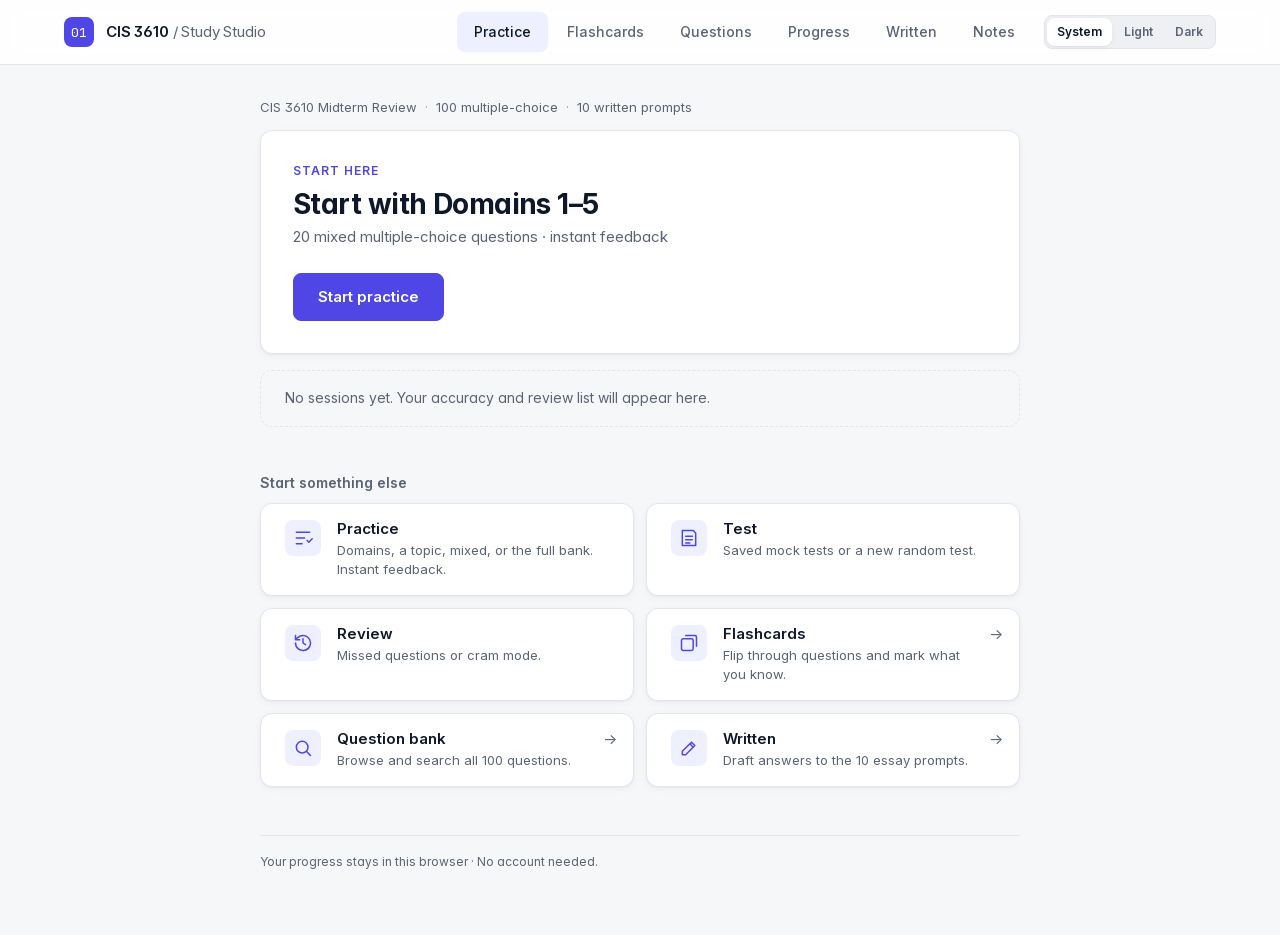
<file: index.html>
<!doctype html>
<html lang="en">
<head>
<meta charset="utf-8"><meta name="viewport" content="width=device-width,initial-scale=1">
<meta name="description" content="Offline CIS 3610 midterm practice: 100 multiple-choice questions and 10 written prompts across five domains.">
<title>CIS 3610 · Study Studio</title>
<script>try{const t=localStorage.getItem('ink-signal-theme');if(t==='light'||t==='dark')document.documentElement.dataset.theme=t}catch(e){}</script>
<style>
/* Generated by tools/build_fonts.py — do not edit. Inter and JetBrains Mono, SIL Open Font License 1.1 (design/ink-signal/fonts/LICENSE-*.txt). */
@font-face{font-family:'Inter';font-style:normal;font-weight:400 700;font-display:swap;src:url([data-uri]) format('woff2')}
@font-face{font-family:'JetBrains Mono';font-style:normal;font-weight:400 700;font-display:swap;src:url([data-uri]) format('woff2')}

/* Ink & Signal design tokens — the single source of truth for color, type, spacing, shape, and motion.
   Reusable in any app: include fonts.css, then this file, then components.css.
   Theme: light by default; dark via prefers-color-scheme unless data-theme="light"; data-theme="dark" forces dark.
   data-theme works on <html> or on any subtree. */
:root,[data-theme="light"]{
  --bg:#F6F7F9;--surface:#FFFFFF;--surface-2:#EEF0F4;--border:#E2E5EB;
  --text:#0F172A;--text-muted:#5B6474;
  --accent:#4F46E5;--accent-soft:#EEF0FF;
  --flag:#D97706;
  --correct:#0F9D6E;--correct-soft:#E7F7F0;
  --incorrect:#DC2626;--incorrect-soft:#FDECEC;
  /* Text on a solid accent fill: white passes AA in light (6.29:1). */
  --on-accent:var(--surface);
  --shadow:0 1px 2px rgb(15 23 42/.04),0 2px 8px rgb(15 23 42/.04);
  --shadow-raised:0 2px 4px rgb(15 23 42/.05),0 8px 24px rgb(15 23 42/.07);
  color-scheme:light;
}
@media (prefers-color-scheme:dark){
  :root:not([data-theme="light"]){
    --bg:#0B0F19;--surface:#121826;--surface-2:#1A2132;--border:#273042;
    --text:#E6E9F0;--text-muted:#9AA3B5;
    --accent:#818CF8;--accent-soft:#1E2240;
    --flag:#F59E0B;
    --correct:#34D399;--correct-soft:#0F2A22;
    --incorrect:#F87171;--incorrect-soft:#2D1416;
    /* White on #818CF8 is only 2.98:1, so dark mode uses the ink background (6.42:1). */
    --on-accent:var(--bg);
    --shadow:0 1px 2px rgb(0 0 0/.3);
    --shadow-raised:0 4px 16px rgb(0 0 0/.35);
    color-scheme:dark;
  }
}
[data-theme="dark"]{
  --bg:#0B0F19;--surface:#121826;--surface-2:#1A2132;--border:#273042;
  --text:#E6E9F0;--text-muted:#9AA3B5;
  --accent:#818CF8;--accent-soft:#1E2240;
  --flag:#F59E0B;
  --correct:#34D399;--correct-soft:#0F2A22;
  --incorrect:#F87171;--incorrect-soft:#2D1416;
  --on-accent:var(--bg);
  --shadow:0 1px 2px rgb(0 0 0/.3);
  --shadow-raised:0 4px 16px rgb(0 0 0/.35);
  color-scheme:dark;
}
:root{
  /* Type */
  --font-sans:'Inter',ui-sans-serif,system-ui,-apple-system,'Segoe UI',Roboto,'Helvetica Neue',Arial,sans-serif;
  --font-mono:'JetBrains Mono',ui-monospace,SFMono-Regular,Consolas,'Liberation Mono',monospace;
  --text-xs:12px;--text-sm:14px;--text-md:16px;--text-lg:18px;--text-xl:22px;--text-2xl:28px;--text-3xl:clamp(32px,4.2vw,44px);
  --leading-tight:1.2;--leading-body:1.6;
  --tracking-tight:-0.02em;--tracking-caps:0.08em;
  --weight-regular:400;--weight-medium:500;--weight-semibold:600;--weight-bold:700;
  /* 8px spacing scale */
  --space-1:4px;--space-2:8px;--space-3:12px;--space-4:16px;--space-5:24px;--space-6:32px;--space-7:48px;--space-8:64px;
  /* Shape */
  --radius-sm:6px;--radius:8px;--radius-card:12px;--radius-pill:999px;
  --focus-ring:0 0 0 2px var(--surface),0 0 0 4px var(--accent);
  /* Motion: short and calm */
  --duration:160ms;--ease:cubic-bezier(.2,0,0,1);
  --content-width:1200px;
}
@media (prefers-reduced-motion:reduce){:root{--duration:0ms}}

/* Ink & Signal components. Uses only the variables in tokens.css. */
*,*::before,*::after{box-sizing:border-box}
html{-webkit-text-size-adjust:100%}
body{margin:0;background:var(--bg);color:var(--text);font:var(--weight-regular) var(--text-md)/var(--leading-body) var(--font-sans);
  font-feature-settings:'cv11','ss01';-webkit-font-smoothing:antialiased;transition:background-color var(--duration) var(--ease),color var(--duration) var(--ease)}
h1,h2,h3{margin:0;font-weight:var(--weight-bold);line-height:var(--leading-tight);letter-spacing:var(--tracking-tight)}
h1{font-size:var(--text-3xl)}
h2{font-size:var(--text-xl);font-weight:var(--weight-semibold)}
h3{font-size:var(--text-lg);font-weight:var(--weight-semibold);letter-spacing:-0.01em}
p{margin:0 0 var(--space-4)}
a{color:var(--accent);text-underline-offset:3px}
.muted{color:var(--text-muted)}
.mono,code,kbd,pre{font-family:var(--font-mono);font-feature-settings:normal}
.num{font-variant-numeric:tabular-nums}
.eyebrow{font:var(--weight-semibold) var(--text-xs)/1.4 var(--font-sans);letter-spacing:var(--tracking-caps);text-transform:uppercase;color:var(--text-muted)}
:focus-visible{outline:none;box-shadow:var(--focus-ring);border-radius:var(--radius-sm)}
::selection{background:var(--accent-soft);color:var(--text)}

/* Buttons */
.btn,button{font:var(--weight-semibold) var(--text-sm)/1.2 var(--font-sans);color:var(--text);background:var(--surface);
  border:1px solid var(--border);border-radius:var(--radius);padding:10px var(--space-4);min-height:40px;cursor:pointer;white-space:nowrap;
  transition:background-color var(--duration) var(--ease),border-color var(--duration) var(--ease),color var(--duration) var(--ease),box-shadow var(--duration) var(--ease)}
.btn:hover:not(:disabled),button:hover:not(:disabled),.btn.is-hover{background:var(--surface-2)}
.btn:focus-visible,button:focus-visible{box-shadow:var(--focus-ring);border-radius:var(--radius)}
.btn:disabled,button:disabled{cursor:not-allowed;color:var(--text-muted);background:var(--surface-2);border-color:var(--border);opacity:.7}
.btn-primary,button.primary{background:var(--accent);border-color:var(--accent);color:var(--on-accent)}
.btn-primary:hover:not(:disabled),button.primary:hover:not(:disabled),.btn-primary.is-hover{background:var(--accent);border-color:var(--accent);filter:brightness(1.08)}
.btn-primary:disabled,button.primary:disabled{background:var(--surface-2);border-color:var(--border);color:var(--text-muted)}
.btn-ghost{background:transparent;border-color:transparent}
.btn-ghost:hover:not(:disabled),.btn-ghost.is-hover{background:var(--surface-2)}
.btn[aria-pressed="true"],.btn.is-selected{background:var(--accent-soft);border-color:var(--accent);color:var(--text)}
.btn-sm,button.small{min-height:32px;padding:6px var(--space-3);font-size:13px}

/* Answer buttons: neutral until submitted; selection uses accent only. */
.answer-buttons{display:grid;grid-template-columns:1fr 1fr;gap:var(--space-3);margin:var(--space-5) 0}
.answer{display:flex;align-items:center;justify-content:center;gap:var(--space-3);min-height:64px;font-size:var(--text-lg);
  background:var(--surface);border:1px solid var(--border);border-radius:var(--radius-card)}
.answer[aria-pressed="true"],.answer.is-selected{background:var(--accent-soft);border-color:var(--accent);box-shadow:inset 0 0 0 1px var(--accent);color:var(--text)}
.answer kbd{font-size:11px;font-weight:var(--weight-medium);color:var(--text-muted);background:var(--surface-2);border:1px solid var(--border);border-radius:var(--radius-sm);padding:2px 6px}
.answer[aria-pressed="true"] kbd{border-color:var(--accent)}
/* After checking (feedback modes only): the right answer and a wrong pick. Text stays ink; color is the border, fill, and mark. */
.answer.is-correct,.answer.is-correct:disabled{border-color:var(--correct);background:var(--correct-soft);box-shadow:inset 0 0 0 1px var(--correct);color:var(--text);opacity:1}
.answer.is-incorrect,.answer.is-incorrect:disabled{border-color:var(--incorrect);background:var(--incorrect-soft);box-shadow:inset 0 0 0 1px var(--incorrect);color:var(--text);opacity:1}
.answer .mark{font-weight:var(--weight-bold)}
.answer.is-correct .mark{color:var(--correct)}
.answer.is-incorrect .mark{color:var(--incorrect)}
.nw{white-space:nowrap}

/* Cards and chips */
.card{background:var(--surface);border:1px solid var(--border);border-radius:var(--radius-card);box-shadow:var(--shadow);padding:var(--space-5)}
.chip{display:inline-flex;align-items:center;gap:6px;font:var(--weight-medium) var(--text-xs)/1 var(--font-sans);color:var(--text-muted);
  background:var(--surface-2);border:1px solid var(--border);border-radius:var(--radius-pill);padding:5px 10px}
.chip.accent{color:var(--accent);background:var(--accent-soft);border-color:transparent}
.chip.flag::before{content:'';width:8px;height:8px;border-radius:2px;background:var(--flag)}
.qid{font:var(--weight-regular) var(--text-xs)/1 var(--font-mono);color:var(--text-muted);letter-spacing:.02em}
.statement{font-size:clamp(18px,2.1vw,21px);line-height:1.6;font-weight:var(--weight-medium);letter-spacing:-0.005em;margin:var(--space-4) 0 var(--space-2);overflow-wrap:anywhere}

/* Progress */
.progress{height:4px;background:var(--surface-2);border-radius:var(--radius-pill);overflow:hidden}
.progress>span{display:block;height:100%;background:var(--accent);border-radius:inherit;transition:width 200ms var(--ease)}
progress.progress{appearance:none;-webkit-appearance:none;width:100%;border:0;display:block;color:var(--accent);accent-color:var(--accent)}
progress.progress::-webkit-progress-bar{background:var(--surface-2);border-radius:var(--radius-pill)}
progress.progress::-webkit-progress-value{background:var(--accent);border-radius:var(--radius-pill);transition:width 200ms var(--ease)}
progress.progress::-moz-progress-bar{background:var(--accent);border-radius:var(--radius-pill)}

/* Feedback: color appears only here, as a bar and an icon; text stays ink for contrast. */
.feedback{position:relative;background:var(--surface);border:1px solid var(--border);border-radius:var(--radius-card);padding:var(--space-5) var(--space-5) var(--space-5) calc(var(--space-5) + 4px);overflow:hidden}
.feedback::before{content:'';position:absolute;inset:0 auto 0 0;width:4px;background:var(--correct)}
.feedback.incorrect::before{background:var(--incorrect)}
.feedback-head{display:flex;align-items:center;gap:var(--space-3);margin-bottom:var(--space-2)}
.feedback-icon{display:grid;place-items:center;width:28px;height:28px;border-radius:var(--radius-pill);background:var(--correct-soft);color:var(--correct);font-weight:var(--weight-bold);flex:none}
.feedback.incorrect .feedback-icon{background:var(--incorrect-soft);color:var(--incorrect)}
.feedback-head h3{font-size:var(--text-lg)}
.answerline{font-size:var(--text-sm);color:var(--text-muted);margin-bottom:var(--space-4)}
.answerline strong{color:var(--text)}
.feedback h4{margin:var(--space-4) 0 var(--space-1);font:var(--weight-semibold) 13px/1.4 var(--font-sans);color:var(--text-muted)}
.feedback p{margin:0 0 var(--space-2)}
.correction{background:var(--surface-2);border-radius:var(--radius);padding:var(--space-3) var(--space-4)}
.steps,pre{font:var(--weight-regular) 13px/1.75 var(--font-mono);background:var(--surface-2);color:var(--text);border:1px solid var(--border);border-radius:var(--radius);
  padding:var(--space-3) var(--space-4);margin:var(--space-2) 0 0;white-space:pre-wrap;overflow-wrap:anywhere;font-variant-numeric:tabular-nums}

/* Stat cards */
.stats{display:grid;grid-template-columns:repeat(4,minmax(0,1fr));gap:var(--space-3)}
.stat{background:var(--surface);border:1px solid var(--border);border-radius:var(--radius-card);box-shadow:var(--shadow);padding:var(--space-4) var(--space-5)}
.stat b{display:block;font-size:var(--text-2xl);font-weight:var(--weight-bold);letter-spacing:var(--tracking-tight);font-variant-numeric:tabular-nums;line-height:1.15}
.stat span{display:block;font-size:13px;color:var(--text-muted);margin-top:2px}
.stat .progress{margin-top:var(--space-3)}

/* Chapter cards: the whole card is the control. */
.chapter{position:relative;display:block;cursor:pointer;background:var(--surface);border:1px solid var(--border);border-radius:var(--radius-card);padding:var(--space-4);
  transition:border-color var(--duration) var(--ease),background-color var(--duration) var(--ease),box-shadow var(--duration) var(--ease)}
.chapter:hover{border-color:var(--text-muted)}
.chapter input{position:absolute;opacity:0;inset:0;width:100%;height:100%;margin:0;cursor:pointer}
.chapter .check{position:absolute;top:var(--space-3);right:var(--space-3);display:grid;place-items:center;width:20px;height:20px;border-radius:var(--radius-sm);border:1px solid var(--border);background:var(--surface);color:transparent;font-size:12px;font-weight:var(--weight-bold);transition:all var(--duration) var(--ease)}
.chapter:has(input:checked),.chapter.is-selected{border-color:var(--accent);background:var(--accent-soft);box-shadow:inset 0 0 0 1px var(--accent)}
.chapter:has(input:checked) .check,.chapter.is-selected .check{background:var(--accent);border-color:var(--accent);color:var(--on-accent)}
.chapter:has(input:focus-visible){box-shadow:var(--focus-ring)}
.chapter .number{font:var(--weight-regular) var(--text-xs)/1 var(--font-mono);color:var(--text-muted)}
.chapter strong{display:block;font-size:var(--text-sm);line-height:1.35;margin:var(--space-2) 0 var(--space-1);padding-right:var(--space-5)}
.chapter small{font-size:var(--text-xs);color:var(--text-muted)}

/* Hero: binary as a faint background texture; the label sits on its own solid plate so nothing overlaps. */
.hero-art{position:relative;isolation:isolate;display:grid;place-items:center;gap:var(--space-3);min-height:200px;padding:var(--space-6);
  background:var(--surface);border:1px solid var(--border);border-radius:var(--radius-card);overflow:hidden}
.hero-art .binary{position:absolute;inset:0;z-index:-1;padding:var(--space-3);font:12px/22px var(--font-mono);letter-spacing:.35em;color:var(--text);opacity:.09;overflow:hidden;overflow-wrap:anywhere;user-select:none;
  -webkit-mask-image:radial-gradient(ellipse at center,transparent 0 30%,#000 75%);mask-image:radial-gradient(ellipse at center,transparent 0 30%,#000 75%)}
.hero-art .orbit{font:var(--weight-semibold) var(--text-lg)/1 var(--font-mono);letter-spacing:.2em;color:var(--text);background:var(--surface);border:1px solid var(--border);border-radius:var(--radius);padding:var(--space-4) var(--space-5);box-shadow:var(--shadow)}
.hero-art .legend{font:var(--weight-semibold) var(--text-xs)/1 var(--font-sans);letter-spacing:var(--tracking-caps);text-transform:uppercase;color:var(--text-muted);background:var(--surface);border-radius:var(--radius-pill);padding:6px 10px}

/* Theme toggle */
.theme-toggle{display:inline-flex;gap:2px;padding:2px;background:var(--surface-2);border:1px solid var(--border);border-radius:var(--radius)}
.theme-toggle button{min-height:28px;padding:4px 10px;border:0;background:transparent;font-size:12px;color:var(--text-muted)}
.theme-toggle button[aria-pressed="true"]{background:var(--surface);color:var(--text);box-shadow:var(--shadow)}

/* Sticky action bar for small screens */
.action-bar{display:flex;align-items:center;justify-content:space-between;gap:var(--space-3)}
@media (max-width:620px){
  .stats{grid-template-columns:1fr 1fr}
  .action-bar{position:sticky;bottom:0;z-index:5;margin:var(--space-4) calc(-1 * var(--space-4)) 0;padding:var(--space-3) var(--space-4) calc(var(--space-3) + env(safe-area-inset-bottom));
    background:var(--surface);border-top:1px solid var(--border);box-shadow:0 -4px 16px rgb(15 23 42/.06)}
  .answer{min-height:56px}
}
@media (prefers-reduced-motion:reduce){*,*::before,*::after{transition-duration:0ms!important;animation-duration:0ms!important;scroll-behavior:auto!important}}

/* CIS 4100 Study Studio layout. App-specific; uses only the Ink & Signal tokens in design/ink-signal/tokens.css. */
.skip-link{position:absolute;left:var(--space-4);top:-80px;z-index:30;background:var(--surface);color:var(--text);border:1px solid var(--border);border-radius:var(--radius);padding:var(--space-3) var(--space-4)}
.skip-link:focus{top:var(--space-3)}
.hidden{display:none!important}
.sr-only{position:absolute;width:1px;height:1px;padding:0;margin:-1px;overflow:hidden;clip:rect(0,0,0,0);border:0}
/* Site header (hidden during a session) */
.site-header{position:sticky;top:0;z-index:20;background:color-mix(in srgb,var(--surface) 88%,transparent);backdrop-filter:saturate(1.4) blur(10px);border-bottom:1px solid var(--border)}
.topbar{max-width:var(--content-width);margin:0 auto;min-height:64px;display:flex;align-items:center;gap:var(--space-4);padding:var(--space-3) var(--space-5)}
.brand{display:flex;align-items:center;gap:var(--space-3);font-size:15px;font-weight:var(--weight-semibold);letter-spacing:-0.01em;white-space:nowrap;margin-right:auto}
.brand span:last-child{font-weight:var(--weight-regular);color:var(--text-muted)}
.brandmark{display:grid;place-items:center;width:30px;height:30px;border-radius:var(--radius);background:var(--accent);color:var(--on-accent);font:var(--weight-bold) 13px/1 var(--font-mono)}
.topbar-end{display:flex;align-items:center;gap:var(--space-3)}
nav{display:flex;gap:2px}
nav button{background:transparent;border-color:transparent;color:var(--text-muted);font-weight:var(--weight-medium)}
nav button:hover:not(:disabled){background:var(--surface-2);color:var(--text)}
nav button.active{background:var(--accent-soft);color:var(--text)}
.theme-cycle.icon-btn{display:none}
body.focus-mode .site-header,body.focus-mode footer{display:none}
main{max-width:var(--content-width);margin:0 auto;padding:var(--space-6) var(--space-5) var(--space-8)}
body.focus-mode main{max-width:none;padding:0 0 var(--space-7)}
@media(max-width:620px){body.focus-mode main{padding-bottom:0}}
main:focus{outline:none}
footer{max-width:760px;margin:var(--space-7) auto 0;font-size:12px;color:var(--text-muted);padding-top:var(--space-4);border-top:1px solid var(--border)}
/* Shared pieces */
.icon-btn{display:inline-grid;place-items:center;width:40px;height:40px;min-height:40px;padding:0;border-radius:var(--radius);background:transparent;border-color:transparent;font-size:18px;font-weight:var(--weight-medium);color:var(--text-muted)}
.icon-btn:hover:not(:disabled){background:var(--surface-2);color:var(--text)}
.quiet{background:transparent;border-color:transparent;color:var(--text-muted);font-weight:var(--weight-medium);padding-left:var(--space-2);padding-right:var(--space-2)}
.quiet:hover:not(:disabled){background:var(--surface-2);color:var(--text)}
.link{background:transparent;border-color:transparent;color:var(--accent);padding:6px var(--space-2);min-height:36px}
.link:hover:not(:disabled){background:var(--accent-soft)}
.btn-lg{min-height:48px;padding:12px var(--space-5);font-size:15px}
.note{font-size:13px;color:var(--text-muted);margin:var(--space-2) 0 0;line-height:1.5}
.statrow{display:flex;flex-wrap:wrap;gap:var(--space-2) var(--space-5);margin:var(--space-5) 0 var(--space-6);padding:0 var(--space-1);font-size:14px;color:var(--text-muted);font-variant-numeric:tabular-nums}
.statrow b{color:var(--text);font-weight:var(--weight-semibold)}
.section-h{font-size:var(--text-sm);font-weight:var(--weight-semibold);color:var(--text-muted);letter-spacing:0;margin:0 0 var(--space-3)}
.badge{display:inline-flex;align-items:center;font:var(--weight-medium) 11px/1 var(--font-mono);letter-spacing:.02em;color:var(--text-muted);background:var(--surface-2);border:1px solid var(--border);border-radius:var(--radius-pill);padding:5px 9px;white-space:nowrap}
.row{display:flex;align-items:center;justify-content:space-between;gap:var(--space-3);flex-wrap:wrap}
.panel{background:var(--surface);border:1px solid var(--border);border-radius:var(--radius-card);box-shadow:var(--shadow);padding:var(--space-5)}
.panel h2{margin-bottom:var(--space-3)}
.layout{display:grid;grid-template-columns:minmax(0,1fr) 320px;gap:var(--space-5)}
.notice-box{background:var(--surface-2);border:1px solid var(--border);border-radius:var(--radius);padding:var(--space-4);margin:var(--space-4) 0}
.banner{max-width:760px;margin:0 auto var(--space-4);border:1px solid var(--border);border-left:4px solid var(--flag);background:var(--surface);border-radius:var(--radius);padding:var(--space-3) var(--space-4);font-size:var(--text-sm)}
.error-state{margin:0;padding:var(--space-3) var(--space-4);border:1px solid var(--border);border-left:4px solid var(--flag);border-radius:var(--radius);font-size:13px}
button.danger{color:var(--incorrect)}
.field label,.field .field-label{display:block;font-size:12px;font-weight:var(--weight-semibold);margin-bottom:6px;color:var(--text-muted)}
.fixed{margin:0;min-height:40px;display:flex;align-items:center;font-size:14px}
select,input[type=number],textarea,input[type=file]{width:100%;font:inherit;font-size:var(--text-sm);color:var(--text);background:var(--surface);border:1px solid var(--border);border-radius:var(--radius);padding:10px 12px;min-height:40px;transition:border-color var(--duration) var(--ease)}
select:hover,input[type=number]:hover,textarea:hover{border-color:var(--text-muted)}
select:focus-visible,input:focus-visible,textarea:focus-visible{border-color:var(--accent);box-shadow:var(--focus-ring)}
input[type=checkbox]{accent-color:var(--accent);width:16px;height:16px;vertical-align:-3px}
textarea{min-height:110px;resize:vertical;line-height:1.5}
.table-wrap{overflow-x:auto;border:1px solid var(--border);border-radius:var(--radius)}
table{width:100%;border-collapse:collapse;font-size:13px;font-variant-numeric:tabular-nums}
td,th{text-align:left;padding:10px 12px;border-bottom:1px solid var(--border)}
tr:last-child td{border-bottom:0}
th{font-size:11px;font-weight:var(--weight-semibold);letter-spacing:var(--tracking-caps);text-transform:uppercase;color:var(--text-muted);background:var(--surface-2)}
#toast{position:fixed;bottom:var(--space-5);left:50%;transform:translateX(-50%);max-width:90vw;background:var(--text);color:var(--bg);padding:var(--space-3) var(--space-4);border-radius:var(--radius);font-size:13px;box-shadow:var(--shadow-raised);z-index:60}
/* Confirm dialog */
dialog#confirm-dialog{max-width:420px;width:calc(100% - 32px);border:1px solid var(--border);border-radius:var(--radius-card);background:var(--surface);color:var(--text);box-shadow:var(--shadow-raised);padding:var(--space-5)}
dialog#confirm-dialog::backdrop{background:rgb(11 15 25/.45)}
dialog#confirm-dialog p{margin:0 0 var(--space-5);font-size:15px;line-height:1.5}
.dialog-actions{display:flex;justify-content:flex-end;gap:var(--space-2)}
/* Home */
.home{max-width:760px;margin:0 auto}
.home-context{display:flex;flex-wrap:wrap;gap:2px 0;margin:0 0 var(--space-3);font-size:13px;color:var(--text-muted)}
.home-context span{white-space:nowrap}
.home-context span+span::before{content:'·';margin:0 8px;opacity:.6}
.hero-card{background:var(--surface);border:1px solid var(--border);border-radius:var(--radius-card);box-shadow:var(--shadow);padding:var(--space-6)}
.hero-card.resume{background:linear-gradient(135deg,color-mix(in srgb,var(--accent) 9%,var(--surface)),var(--surface) 60%);border-color:color-mix(in srgb,var(--accent) 35%,var(--border));box-shadow:var(--shadow-raised)}
.hero-card .eyebrow{color:var(--accent)}
.hero-card h1{font-size:28px;margin:var(--space-2) 0 var(--space-1)}
.hero-card .meta{color:var(--text-muted);font-size:15px;margin:0}
.hero-progress{margin-top:var(--space-4);max-width:520px}
.hero-progress-label{margin-bottom:var(--space-2);font-size:14px;color:var(--text-muted);font-variant-numeric:tabular-nums}
.hero-progress .meta{margin-top:var(--space-2);font-size:13px}
.hero-progress-label b{color:var(--text);font-weight:var(--weight-semibold)}
.hero-progress .progress{height:6px}
.hero-actions{display:flex;align-items:center;gap:var(--space-3);margin-top:var(--space-5);flex-wrap:wrap}
.home-stats{display:grid;grid-template-columns:repeat(4,minmax(0,1fr));margin:var(--space-4) 0 var(--space-7);background:var(--surface);border:1px solid var(--border);border-radius:var(--radius-card);box-shadow:var(--shadow)}
.home-stat{padding:var(--space-4) var(--space-5);border-left:1px solid var(--border)}
.home-stat:first-child{border-left:0}
.home-stat b{display:block;font-size:var(--text-xl);font-weight:var(--weight-bold);letter-spacing:var(--tracking-tight);line-height:1.2;font-variant-numeric:tabular-nums}
.home-stat b small{font-size:13px;font-weight:var(--weight-medium);color:var(--text-muted);letter-spacing:0;margin-left:1px}
.home-stat span{display:block;margin-top:2px;font-size:12px;color:var(--text-muted)}
.home-empty{margin:var(--space-4) 0 var(--space-7);padding:var(--space-4) var(--space-5);border:1px dashed var(--border);border-radius:var(--radius-card);font-size:14px;color:var(--text-muted)}
.section-row{display:flex;align-items:center;justify-content:space-between;gap:var(--space-3);margin-bottom:var(--space-2)}
.section-row .section-h{margin:0}
.choices{display:grid;grid-template-columns:repeat(2,minmax(0,1fr));gap:var(--space-3)}
.choice{position:relative;display:flex;align-items:flex-start;gap:var(--space-4);text-align:left;white-space:normal;padding:var(--space-4) var(--space-5);min-height:0;border-radius:var(--radius-card);font-weight:var(--weight-regular);background:var(--surface);box-shadow:var(--shadow);
  transition:border-color var(--duration) var(--ease),box-shadow var(--duration) var(--ease),transform var(--duration) var(--ease),background-color var(--duration) var(--ease)}
.choice:hover:not(:disabled){background:var(--surface);border-color:color-mix(in srgb,var(--accent) 45%,var(--border));box-shadow:var(--shadow-raised);transform:translateY(-1px)}
.choice-icon{flex:none;width:36px;height:36px;padding:8px;border-radius:var(--radius);background:var(--accent-soft);fill:none;stroke:var(--accent);stroke-width:1.8;stroke-linecap:round;stroke-linejoin:round}
.choice-body{display:grid;gap:3px;min-width:0}
.choice strong{font-size:15px;font-weight:var(--weight-semibold)}
.choice-body span{font-size:13px;color:var(--text-muted);line-height:1.45}
.choice:has(.choice-go){padding-right:44px}
.choice-go{position:absolute;top:var(--space-4);right:var(--space-4);color:var(--text-muted);font-size:15px;transition:transform var(--duration) var(--ease),color var(--duration) var(--ease)}
.choice:hover .choice-go{color:var(--accent);transform:translateX(2px)}
.choice.on{background:var(--accent-soft);border-color:var(--accent);box-shadow:inset 0 0 0 1px var(--accent)}
.choice.on:hover:not(:disabled){background:var(--accent-soft);transform:none}
.choice.on .choice-icon{background:var(--accent);stroke:var(--on-accent)}
.options{margin-top:var(--space-3);background:var(--surface);border:1px solid var(--border);border-radius:var(--radius-card);box-shadow:var(--shadow);padding:var(--space-5);display:grid;gap:var(--space-5);animation:fade-in 160ms var(--ease)}
.opt-label{font-size:13px;font-weight:var(--weight-semibold);margin-bottom:var(--space-2);display:flex;justify-content:space-between;align-items:center;gap:var(--space-3)}
.chiprow{display:flex;flex-wrap:wrap;gap:6px}
.pick{display:inline-flex;align-items:center;gap:6px;min-height:34px;padding:6px 12px;border-radius:var(--radius-pill);font-size:13px;font-weight:var(--weight-medium);background:var(--surface);color:var(--text-muted);white-space:nowrap}
.pick[aria-pressed="true"]{background:var(--accent-soft);border-color:var(--accent);color:var(--text)}
.pick[aria-pressed="true"]::before{content:'✓';font-size:11px;color:var(--accent);font-weight:var(--weight-bold)}
.pick[aria-pressed="true"]:hover:not(:disabled){background:var(--accent-soft)}
.seg{display:inline-flex;flex-wrap:wrap;gap:2px;padding:2px;background:var(--surface-2);border:1px solid var(--border);border-radius:var(--radius)}
.seg button{min-height:34px;border:0;background:transparent;color:var(--text-muted);font-size:13px;padding:6px 12px}
.seg button[aria-pressed="true"]{background:var(--surface);color:var(--text);box-shadow:var(--shadow)}
.overlap{margin-top:var(--space-3);font-size:13px}
.overlap summary{cursor:pointer;color:var(--accent);font-weight:var(--weight-medium)}
.overlap .table-wrap{margin-top:var(--space-2)}
.summary{display:flex;align-items:center;justify-content:space-between;gap:var(--space-3);flex-wrap:wrap;border-top:1px solid var(--border);padding-top:var(--space-4)}
.summary p{margin:0;font-size:14px;color:var(--text-muted)}
.summary p b{color:var(--text);font-weight:var(--weight-medium)}
.custom{display:grid;grid-template-columns:repeat(3,minmax(0,1fr));gap:var(--space-3);background:var(--surface-2);border-radius:var(--radius);padding:var(--space-4)}
.custom .full{grid-column:1/-1;margin:0}
.startline{display:flex;align-items:center;justify-content:flex-end;gap:var(--space-4)}
.startline span{font-size:13px;color:var(--text-muted)}
.focus{margin-top:var(--space-7)}
.focus-rows{background:var(--surface);border:1px solid var(--border);border-radius:var(--radius-card);box-shadow:var(--shadow);overflow:hidden}
.focus-row{display:grid;grid-template-columns:minmax(0,1fr) 120px 110px;align-items:center;gap:var(--space-4);padding:14px var(--space-5);border-bottom:1px solid var(--border);font-size:14px}
.focus-row:last-child{border-bottom:0}
.focus-name{display:flex;align-items:center;gap:var(--space-3);min-width:0;font-weight:var(--weight-medium)}
.focus-domain{flex:none;font:var(--weight-medium) 11px/1 var(--font-mono);color:var(--text-muted);background:var(--surface-2);border:1px solid var(--border);border-radius:var(--radius-sm);padding:4px 6px}
.focus-meter{height:6px;background:var(--surface-2);border-radius:var(--radius-pill);overflow:hidden}
.focus-meter span{display:block;height:100%;background:color-mix(in srgb,var(--incorrect) 75%,transparent);border-radius:inherit}
.focus-row .muted{font-size:13px;font-variant-numeric:tabular-nums;white-space:nowrap;text-align:right}
/* Session: focus mode */
.focus-head{position:sticky;top:0;z-index:15;display:grid;grid-template-columns:auto minmax(0,1fr) auto auto auto;align-items:center;gap:var(--space-3);padding:var(--space-2) var(--space-4);background:var(--surface);border-bottom:1px solid var(--border)}
.session-name{font-size:14px;font-weight:var(--weight-medium);color:var(--text-muted);white-space:nowrap;overflow:hidden;text-overflow:ellipsis}
.counter{justify-self:center;min-height:36px;padding:6px 14px;font-size:14px;font-weight:var(--weight-semibold);font-variant-numeric:tabular-nums;border-radius:var(--radius-pill)}
.timer{font:var(--weight-medium) 13px/1 var(--font-mono);color:var(--text-muted);font-variant-numeric:tabular-nums;min-width:0}
.timer:empty{display:none}
.icon-btn.flag[aria-pressed="true"]{color:var(--flag)}
.focus-bar{position:sticky;top:57px;z-index:14;height:3px;border-radius:0}
progress.focus-bar::-webkit-progress-bar,progress.focus-bar::-webkit-progress-value{border-radius:0}
.question{max-width:720px;margin:0 auto;padding:var(--space-6) var(--space-5) var(--space-5)}
.qmeta{display:flex;align-items:center;gap:var(--space-3);flex-wrap:wrap}
.qid{font:12px/1 var(--font-mono);color:var(--text-muted);white-space:nowrap}
.tag{font-size:12px;color:var(--text-muted);border:1px dashed var(--text-muted);border-radius:var(--radius-pill);padding:2px 8px}
.question-statement{font-size:clamp(18px,2.1vw,21px);line-height:1.6;font-weight:var(--weight-medium);letter-spacing:-0.005em;margin:var(--space-4) 0 var(--space-3);white-space:pre-wrap;overflow-wrap:break-word}
.reason{font-size:var(--text-sm);margin:0 0 var(--space-2)}
.reason summary{display:inline-flex;align-items:center;gap:6px;cursor:pointer;list-style:none;color:var(--text-muted);font-weight:var(--weight-medium);font-size:13px;padding:6px 0;border-radius:var(--radius-sm)}
.reason summary::-webkit-details-marker{display:none}
.reason summary::before{content:'+';font-weight:var(--weight-bold)}
.reason[open] summary::before{content:'−'}
.reason summary:hover{color:var(--text)}
.reason textarea{margin-top:var(--space-2)}
.reason small{display:block;margin-top:6px;font-size:12px}
.answer-buttons{margin:var(--space-4) 0 var(--space-3)}
.answer-buttons button:disabled{opacity:1;color:var(--text-muted);background:var(--surface-2);cursor:default}
.answer-buttons button[aria-pressed="true"]:disabled:not(.is-correct):not(.is-incorrect){color:var(--text);background:var(--accent-soft);border-color:var(--accent)}
.qactions{display:flex;align-items:center;gap:var(--space-2);margin-top:var(--space-3)}
.qactions .grow{flex:1}
.arrow{width:44px;padding:0;font-size:18px;background:transparent;color:var(--text-muted)}
#feedback-region:empty{display:none}
#feedback-region{margin-top:var(--space-4)}
.question .feedback{animation:fade-in 150ms var(--ease)}
.deferred-note{margin:0;font-size:14px;color:var(--text-muted)}
.feedback-head h3{display:flex;align-items:center;gap:var(--space-3)}
.feedback-head h3::before{content:'✓';display:grid;place-items:center;width:28px;height:28px;border-radius:var(--radius-pill);background:var(--correct-soft);color:var(--correct);font-size:15px;flex:none}
.feedback.incorrect .feedback-head h3::before{content:'✕';background:var(--incorrect-soft);color:var(--incorrect)}
.feedback details{margin-top:var(--space-4);font-size:var(--text-sm)}
.feedback summary{cursor:pointer;color:var(--text-muted);padding:var(--space-1) 0}
@keyframes fade-in{from{opacity:0;transform:translateY(4px)}to{opacity:1;transform:none}}
/* Navigator drawer */
.drawer-layer{position:fixed;inset:0;z-index:50}
.drawer-layer[hidden]{display:none}
.drawer-scrim{position:absolute;inset:0;background:rgb(11 15 25/.4);opacity:0;transition:opacity 200ms var(--ease)}
.drawer{position:absolute;top:0;right:0;bottom:0;width:380px;max-width:100%;overflow-y:auto;background:var(--surface);border-left:1px solid var(--border);box-shadow:var(--shadow-raised);display:flex;flex-direction:column;padding:var(--space-5);transform:translateX(16px);opacity:0;transition:transform 200ms var(--ease),opacity 200ms var(--ease)}
.drawer-layer.open .drawer-scrim{opacity:1}
.drawer-layer.open .drawer{transform:none;opacity:1}
.drawer-top{display:flex;justify-content:space-between;align-items:center}
.drawer-top h2{font-size:var(--text-lg)}
.drawer-sub{font-size:13px;color:var(--text-muted);margin:4px 0 var(--space-4);font-variant-numeric:tabular-nums}
.key{display:flex;flex-wrap:wrap;gap:var(--space-2) var(--space-3);font-size:12px;color:var(--text-muted);margin-bottom:var(--space-4)}
.key i{display:inline-block;width:12px;height:12px;border-radius:3px;margin-right:5px;vertical-align:-2px;border:1px solid var(--border);background:var(--surface)}
.key i.k-answered{background:var(--accent-soft);border-color:var(--accent)}
.key i.k-skipped{border-style:dashed;border-color:var(--text-muted)}
.key i.k-flagged{box-shadow:inset 0 -3px 0 var(--flag)}
.key i.k-current{box-shadow:0 0 0 2px var(--accent)}
.question-map{display:grid;grid-template-columns:repeat(5,minmax(0,1fr));gap:8px}
.question-map button{min-height:44px;padding:0;font-size:13px;font-weight:var(--weight-medium);font-variant-numeric:tabular-nums}
.question-map button.answered{background:var(--accent-soft);border-color:var(--accent);color:var(--text)}
.question-map button.skipped{border-style:dashed;border-color:var(--text-muted)}
.question-map button.flagged{box-shadow:inset 0 -3px 0 var(--flag)}
.question-map button.current{box-shadow:0 0 0 2px var(--accent)}
.question-map button.current.flagged{box-shadow:0 0 0 2px var(--accent),inset 0 -3px 0 var(--flag)}
.drawer-foot{margin-top:auto;padding-top:var(--space-5);display:grid;gap:var(--space-2)}
.drawer-foot .note{margin:0}
.keyhelp{font-size:12px;color:var(--text-muted);margin:var(--space-2) 0 0;line-height:1.5}
.drawer-foot .theme-cycle{justify-self:start;font-size:13px}
/* Final review and results */
.final-card,.results{max-width:760px;margin:0 auto}
.final-card{background:var(--surface);border:1px solid var(--border);border-radius:var(--radius-card);box-shadow:var(--shadow);padding:var(--space-6)}
.final-card h1{font-size:28px;margin:var(--space-2) 0 0}
.final-card .statrow{margin:var(--space-4) 0}
.back{padding-left:0}
.score-card{background:var(--surface);border:1px solid var(--border);border-radius:var(--radius-card);box-shadow:var(--shadow);padding:var(--space-6);margin-top:var(--space-3)}
.score-card>p{margin:var(--space-2) 0 0}
.results-score{font-size:64px;font-weight:var(--weight-bold);letter-spacing:-0.04em;line-height:1;margin:var(--space-3) 0 0;font-variant-numeric:tabular-nums}
.results-score span{color:var(--text-muted);font-weight:var(--weight-semibold);font-size:.6em}
.next-box{margin-top:var(--space-5);padding-top:var(--space-5);border-top:1px solid var(--border)}
.next-box p{margin:var(--space-2) 0 var(--space-3)}
.disclosure{margin-top:var(--space-4);background:var(--surface);border:1px solid var(--border);border-radius:var(--radius-card);box-shadow:var(--shadow);padding:var(--space-4) var(--space-5)}
details.disclosure>summary{cursor:pointer;font-weight:var(--weight-semibold);font-size:15px;padding:var(--space-1) 0}
.disclosure h2{font-size:var(--text-lg);margin-bottom:var(--space-2)}
.disclosure h3{font-size:14px;margin:var(--space-4) 0 var(--space-2)}
.check-label{display:inline-flex;align-items:center;gap:var(--space-2);font-size:13px;min-height:32px}
.review-item{border-top:1px solid var(--border);padding:var(--space-2) 0}
.review-item summary{cursor:pointer;font-size:var(--text-sm);line-height:1.5;padding:var(--space-2) 0}
.review-item .feedback{margin:var(--space-2) 0 var(--space-3)}
.page-head{max-width:760px}
.history-item{border-top:1px solid var(--border);padding:var(--space-3) 0}
.history-item .muted{font-variant-numeric:tabular-nums}
.side-item{border-top:1px solid var(--border);padding:var(--space-3) 0;font-size:var(--text-sm)}
.side-item p{font-size:13px;margin:4px 0 var(--space-2)}
.empty{padding:var(--space-5) 0;color:var(--text-muted)}
.notes-list{max-width:860px}
.notes-list article{border-bottom:1px solid var(--border);padding:var(--space-5) 0}
.notes-list article:first-child{padding-top:0}
.notes-list article:last-child{border-bottom:0;padding-bottom:0}
.notes-list h2{margin:var(--space-3) 0 var(--space-2)}
.notes-list p{font-size:15px;max-width:75ch}
.notes-list a{overflow-wrap:anywhere}
.sources{font-size:12px;color:var(--text-muted);font-family:var(--font-mono)}
.storage-note{font-size:12px;margin-top:var(--space-3)}
/* Diagrams follow the theme */
.diagram-scroll{overflow-x:auto;border-radius:var(--radius-card);margin:var(--space-3) 0}
.diagram-scroll svg{display:block;width:100%;min-width:560px;height:auto;max-height:310px;background:var(--surface-2);border:1px solid var(--border);border-radius:var(--radius-card)}
.dg{fill:var(--surface);stroke:var(--accent);stroke-width:2}
.dg-arrow{fill:var(--accent)}
.dg-text{fill:var(--text);stroke:none;font-family:var(--font-sans);font-size:17px;font-weight:500}
.diagram-hint{font-size:12px;color:var(--text-muted);margin-bottom:var(--space-2)}
@media(min-width:700px){.diagram-hint{display:none}}
@media(max-width:900px){.layout{grid-template-columns:minmax(0,1fr)}}
@media(max-width:620px){
  .site-header{position:static;backdrop-filter:none;background:var(--surface)}
  .topbar{display:grid;grid-template-columns:minmax(0,1fr) auto;align-items:center;padding:var(--space-2) var(--space-4) var(--space-3);gap:var(--space-2)}
  .brand{white-space:normal;min-width:0;font-size:14px;line-height:1.25}
  .theme-cycle.icon-btn{display:inline-grid;grid-column:2;grid-row:1}
  .topbar-end{grid-column:1/-1;grid-row:2;min-width:0}
  .topbar-end .theme-toggle{display:none}
  nav{width:100%;display:grid;grid-template-columns:repeat(3,minmax(0,1fr));gap:4px}
  nav button{padding:6px 4px;font-size:13px;white-space:normal;line-height:1.2}
  main{padding:var(--space-5) var(--space-4) var(--space-7)}
  .hero-card,.score-card,.final-card{padding:var(--space-5)}
  .hero-card h1,.final-card h1{font-size:23px}
  .hero-actions .primary{flex:1}
  .statrow{gap:var(--space-1) var(--space-4);margin:var(--space-4) 0 var(--space-5)}
  .choices{grid-template-columns:minmax(0,1fr)}
  .choice{padding:var(--space-3) var(--space-4)}
  .home-stats{grid-template-columns:1fr 1fr;margin-bottom:var(--space-6)}
  .home-stat{padding:var(--space-3) var(--space-4)}
  .home-stat:nth-child(3){border-left:0}
  .home-stat:nth-child(n+3){border-top:1px solid var(--border)}
  .focus-row{grid-template-columns:minmax(0,1fr) auto;padding:var(--space-3) var(--space-4)}
  .focus-meter{display:none}
  .options{padding:var(--space-4)}
  .custom{grid-template-columns:minmax(0,1fr)}
  .startline{flex-direction:column-reverse;align-items:stretch;gap:var(--space-2)}
  .startline span{text-align:center}
  .focus-head{grid-template-columns:auto minmax(0,1fr) auto auto;padding:var(--space-2) var(--space-3)}
  .focus-head .session-name{display:none}
  .focus-head .counter{grid-column:2}
  .focus-bar{top:61px}
  .question{padding:var(--space-4) var(--space-4) 0;display:flex;flex-direction:column;min-height:calc(100dvh - 64px)}
  .question>.qactions{margin-top:auto}
  .question>.answer-buttons+.qactions,.question>#feedback-region+.qactions{margin-top:auto}
  /* Bottom-pinned action bar only on small screens. */
  .qactions{position:sticky;bottom:0;z-index:5;margin:var(--space-4) calc(-1 * var(--space-4)) 0;padding:var(--space-3) var(--space-4) calc(var(--space-3) + env(safe-area-inset-bottom));background:var(--surface);border-top:1px solid var(--border);box-shadow:0 -4px 16px rgb(15 23 42/.06)}
  .qactions .primary{flex:1}
  .qactions .grow{display:none}
  .drawer{top:auto;width:100%;max-height:85%;border-left:0;border-top:1px solid var(--border);border-radius:var(--radius-card) var(--radius-card) 0 0;transform:translateY(16px)}
  .results-score{font-size:52px}
  .panel{padding:var(--space-4)}
  /* Tap targets: at least 44px tall. */
  button,button.small,.btn-sm,.icon-btn,.counter,.pick,.seg button,.link,select,input[type=number],input[type=file]{min-height:44px}
  .icon-btn{width:44px;height:44px}
  details>summary,.reason summary{min-height:44px}
  .check-label{min-height:44px}
}
@media (prefers-reduced-motion:reduce){.drawer,.drawer-scrim{transition:none}.question .feedback,.options{animation:none}}
/* CIS 3610: multiple-choice and written-response adaptations. */
.answer-buttons{grid-template-columns:minmax(0,1fr)}
.answer{justify-content:flex-start;text-align:left;white-space:normal;font-size:15px;line-height:1.5;padding:14px 16px;min-width:0}
.option-letter{display:grid;place-items:center;align-self:flex-start;flex:none;width:28px;height:28px;border:1px solid var(--border);border-radius:var(--radius-sm);font:600 13px/1 var(--font-mono)}
.option-text{flex:1;overflow-wrap:anywhere}
.essay-card{max-width:860px;margin-top:20px}
.essay-card h2{margin-top:12px}
.essay-card label{display:block;margin:16px 0 8px;font-size:13px;font-weight:600}
.essay-card textarea{min-height:200px}
.essay-card select{max-width:280px}
.essay-outline{margin-top:16px;border-top:1px solid var(--border);padding-top:12px}
.essay-outline summary{cursor:pointer;color:var(--accent);padding:8px 0}
.essay-outline li{margin-bottom:10px}
.essay-outline h3{margin-bottom:10px}
.pick{white-space:normal;text-align:left}
.qmeta .chip{white-space:normal}
@media(max-width:620px){nav{grid-template-columns:repeat(3,minmax(0,1fr))}.answer{padding:12px;font-size:14px}.question>.qactions{margin-top:16px}.question>.answer-buttons+.qactions,.question>#feedback-region+.qactions{margin-top:16px}}
/* Question bank and flashcards */
.page-narrow{max-width:860px;margin:0 auto}
.page-narrow .page-head{margin-bottom:var(--space-5)}
.page-narrow .page-head h1{margin:var(--space-2) 0}
.bank-tools{display:grid;gap:var(--space-4)}
.search-field{position:relative}
.search-field svg{position:absolute;left:12px;top:50%;width:18px;height:18px;transform:translateY(-50%);fill:none;stroke:var(--text-muted);stroke-width:2;stroke-linecap:round;pointer-events:none}
input[type=search]{width:100%;font:inherit;font-size:15px;color:var(--text);background:var(--bg);border:1px solid var(--border);border-radius:var(--radius);padding:10px 12px 10px 40px;min-height:44px;transition:border-color var(--duration) var(--ease)}
input[type=search]:hover{border-color:var(--text-muted)}
input[type=search]:focus-visible{border-color:var(--accent);box-shadow:var(--focus-ring)}
.bank-bar{display:flex;align-items:center;justify-content:space-between;gap:var(--space-3);flex-wrap:wrap;margin:var(--space-5) 0 var(--space-3)}
.bank-bar p{margin:0;font-size:14px;color:var(--text-muted)}
.bank-bar b{color:var(--text)}
.bank-actions{display:flex;gap:var(--space-2)}
.bank-list{display:grid;gap:var(--space-3)}
.bank-item{background:var(--surface);border:1px solid var(--border);border-radius:var(--radius-card);box-shadow:var(--shadow);padding:var(--space-4) var(--space-5) var(--space-3)}
.bank-meta{display:flex;align-items:center;gap:var(--space-2);flex-wrap:wrap;min-height:32px}
.bank-topic{font-size:13px;font-weight:var(--weight-medium);color:var(--text-muted)}
.status{margin-left:auto;font-size:12px;font-weight:var(--weight-medium);color:var(--text-muted);display:inline-flex;align-items:center;gap:6px}
.status::before{content:'';width:7px;height:7px;border-radius:var(--radius-pill);background:var(--border)}
.status.s-correct::before{background:var(--correct)}
.status.s-missed::before{background:var(--incorrect)}
.bank-flag{width:32px;height:32px;min-height:32px;font-size:15px}
.bank-flag[aria-pressed="true"]{color:var(--flag)}
.bank-stem,.fc-stem{font-size:16px;line-height:1.55;font-weight:var(--weight-medium);margin:var(--space-2) 0 var(--space-3);white-space:pre-wrap;overflow-wrap:break-word}
.bank-options{list-style:none;margin:0;padding:0;display:grid;gap:6px}
.bank-options li{display:flex;align-items:flex-start;gap:var(--space-3);padding:8px 10px;border:1px solid transparent;border-radius:var(--radius);font-size:14px;line-height:1.5;overflow-wrap:anywhere}
.bank-options .option-letter{width:24px;height:24px;font-size:12px;color:var(--text-muted)}
.show-answers .is-key,.bank-item:has(.bank-reveal[open]) .is-key{background:var(--correct-soft);border-color:color-mix(in srgb,var(--correct) 45%,transparent)}
.show-answers .is-key .option-letter,.bank-item:has(.bank-reveal[open]) .is-key .option-letter{background:var(--correct);border-color:var(--correct);color:var(--surface)}
.bank-reveal{margin-top:var(--space-2)}
.bank-reveal summary{cursor:pointer;display:inline-flex;align-items:center;min-height:36px;font-size:13px;font-weight:var(--weight-medium);color:var(--accent)}
.bank-expl{margin:var(--space-2) 0 var(--space-1);padding:var(--space-3) var(--space-4);background:var(--surface-2);border-radius:var(--radius);font-size:14px;line-height:1.55}
@media(max-width:620px){
  .bank-item{padding:var(--space-3) var(--space-4)}
  .bank-actions{width:100%}.bank-actions button{flex:1}
  .bank-tools .chiprow{flex-wrap:nowrap;overflow-x:auto;scrollbar-width:none;margin:0 calc(-1 * var(--space-4));padding:2px var(--space-4)}
  .bank-tools .chiprow::-webkit-scrollbar{display:none}
  .bank-tools .pick{white-space:nowrap;flex:none}
}
/* Flashcards: one card owns the screen; deck options live in a popover. */
.fc-page{display:flex;flex-direction:column}
.fc-bar{display:flex;align-items:center;justify-content:space-between;gap:var(--space-4);margin-bottom:var(--space-3)}
.fc-title{display:flex;align-items:center;gap:var(--space-3);min-width:0}
.fc-title h1{font-size:22px;letter-spacing:var(--tracking-tight);white-space:nowrap}
.fc-deck-wrap{position:relative;min-width:0}
.fc-deck{display:inline-flex;align-items:center;gap:var(--space-2);max-width:100%;min-height:36px;padding:6px 12px;border-radius:var(--radius-pill);font-weight:var(--weight-medium);font-size:13px;color:var(--text-muted);background:var(--surface);box-shadow:var(--shadow)}
.fc-deck:hover:not(:disabled),.fc-deck[aria-expanded="true"]{color:var(--text);border-color:color-mix(in srgb,var(--accent) 45%,var(--border));background:var(--surface)}
.fc-deck svg{width:15px;height:15px;flex:none;fill:none;stroke:currentColor;stroke-width:2;stroke-linecap:round}
.fc-deck-label{overflow:hidden;text-overflow:ellipsis}
.fc-caret{font-size:11px;transition:transform var(--duration) var(--ease)}
.fc-deck[aria-expanded="true"] .fc-caret{transform:rotate(180deg)}
.fc-pop{position:absolute;top:calc(100% + 8px);left:0;z-index:25;width:min(560px,calc(100vw - 32px));display:grid;gap:var(--space-2);padding:var(--space-4) var(--space-5) var(--space-5);background:var(--surface);border:1px solid var(--border);border-radius:var(--radius-card);box-shadow:var(--shadow-raised),0 24px 48px rgb(0 0 0/.18);animation:fade-in 140ms var(--ease)}
.fc-pop[hidden]{display:none}
.fc-pop-label{margin:var(--space-2) 0 2px;font:var(--weight-semibold) 11px/1.4 var(--font-sans);letter-spacing:var(--tracking-caps);text-transform:uppercase;color:var(--text-muted)}
.fc-pop-label:first-child{margin-top:0}
.fc-pop .seg{justify-self:start}
.fc-pop-foot{display:flex;align-items:center;justify-content:space-between;gap:var(--space-3);flex-wrap:wrap;margin-top:var(--space-2);padding-top:var(--space-3);border-top:1px solid var(--border);font-size:12px;color:var(--text-muted)}
.fc-pop-foot .check-label{color:var(--text);font-size:13px}
.fc-pop .primary{justify-self:start}
.fc-source{margin:0 0 var(--space-2);font-size:14px;font-weight:var(--weight-medium)}
.fc-count{display:grid;justify-items:end;gap:2px;flex:none;font-variant-numeric:tabular-nums}
.fc-count-num{font-size:14px;color:var(--text-muted)}
.fc-count-num b{font-size:18px;color:var(--text)}
.fc-count-tally{display:flex;align-items:center;gap:5px;font-size:12px;color:var(--text-muted)}
.fc-count-tally i{width:7px;height:7px;border-radius:var(--radius-pill);margin-left:6px}
.fc-count-tally i.t-known{background:var(--correct)}
.fc-count-tally i.t-learning{background:var(--incorrect)}
.fc-meter{height:3px;margin-bottom:var(--space-5)}
/* The card: front and back share one grid cell; the faint stack behind signals cards remaining. */
.fc{position:relative;isolation:isolate;cursor:pointer;border-radius:var(--radius-card)}
.fc:focus{outline:none;box-shadow:none}
.fc.stack-1::before,.fc.stack-2::before,.fc.stack-2::after{content:'';position:absolute;inset:0;z-index:-1;border:1px solid var(--border);border-radius:var(--radius-card);background:var(--surface);transform:translateY(8px) scale(.975);opacity:.75}
.fc.stack-2::after{transform:translateY(16px) scale(.95);opacity:.4;z-index:-2}
.fc-inner{display:grid;transform-style:preserve-3d;transition:transform 520ms cubic-bezier(.3,.7,.2,1)}
.is-flipped .fc-inner{transform:perspective(1800px) rotateY(180deg)}
.fc-face{grid-area:1/1;display:flex;flex-direction:column;min-height:clamp(320px,calc(100dvh - 400px),500px);padding:var(--space-5) var(--space-6);background:var(--surface);border:1px solid var(--border);border-radius:var(--radius-card);box-shadow:var(--shadow-raised);backface-visibility:hidden;-webkit-backface-visibility:hidden}
.fc:hover .fc-face{border-color:color-mix(in srgb,var(--accent) 30%,var(--border))}
.fc-back{transform:rotateY(180deg);background:radial-gradient(120% 80% at 0% 0%,color-mix(in srgb,var(--correct) 10%,var(--surface)),var(--surface) 60%);border-color:color-mix(in srgb,var(--correct) 35%,var(--border))}
.fc:hover .fc-back{border-color:color-mix(in srgb,var(--correct) 50%,var(--border))}
.fc-top{display:flex;align-items:center;gap:var(--space-2);min-height:28px}
.fc-top .status,.fc-back .fc-top .qid{margin-left:auto}
.fc-answer-label{font:var(--weight-semibold) 11px/1 var(--font-sans);letter-spacing:var(--tracking-caps);text-transform:uppercase;color:var(--correct)}
.fc-mid{margin:auto 0;padding:var(--space-5) 0}
.fc-stem{margin:0 0 var(--space-5);font-size:clamp(19px,2.3vw,24px);line-height:1.45;font-weight:var(--weight-semibold);letter-spacing:-0.012em;white-space:pre-wrap;overflow-wrap:break-word;text-wrap:pretty}
.fc-options{list-style:none;margin:0;padding:0;display:grid;grid-template-columns:repeat(2,minmax(0,1fr));gap:var(--space-2)}
.fc-options li{display:flex;align-items:flex-start;gap:var(--space-3);padding:10px 12px;background:var(--surface-2);border-radius:var(--radius);font-size:14px;line-height:1.45;overflow-wrap:anywhere}
.fc-options .option-letter{width:22px;height:22px;font-size:11px;color:var(--text-muted);background:var(--surface)}
.fc-recap{margin:0 0 var(--space-4);font-size:14px;line-height:1.5;color:var(--text-muted);display:-webkit-box;-webkit-line-clamp:2;-webkit-box-orient:vertical;overflow:hidden}
.fc-answer{display:flex;align-items:flex-start;gap:var(--space-3);margin:0 0 var(--space-4);font-size:clamp(20px,2.4vw,25px);font-weight:var(--weight-semibold);line-height:1.4;letter-spacing:-0.012em;overflow-wrap:anywhere}
.fc-answer .option-letter{width:32px;height:32px;margin-top:2px;font-size:14px;background:var(--correct);border-color:var(--correct);color:var(--surface)}
.fc-expl{margin:0;max-width:62ch;font-size:15px;line-height:1.65;color:var(--text-muted)}
.fc-hint{margin:0;text-align:center;font-size:12px;color:var(--text-muted);opacity:.85}
.fc-actions{display:flex;justify-content:center;align-items:center;gap:var(--space-3);margin-top:var(--space-5)}
.fc-actions-back,.is-flipped .fc-actions-front{display:none}
.is-flipped .fc-actions-back{display:flex}
#fc-flip{min-width:220px;border-radius:var(--radius-pill)}
.fc-nav{width:48px;height:48px;min-height:48px;padding:0;border-radius:var(--radius-pill);font-size:18px;color:var(--text-muted);box-shadow:var(--shadow)}
.fc-mark{min-width:180px;border-radius:var(--radius-pill);display:inline-flex;align-items:center;justify-content:center;gap:var(--space-2)}
.fc-mark span{font-weight:var(--weight-bold)}
.fc-learning{background:var(--incorrect-soft);border-color:color-mix(in srgb,var(--incorrect) 40%,transparent)}
.fc-learning span{color:var(--incorrect)}
.fc-learning:hover:not(:disabled){background:var(--incorrect-soft);border-color:var(--incorrect)}
.fc-known{background:var(--correct-soft);border-color:color-mix(in srgb,var(--correct) 40%,transparent)}
.fc-known span{color:var(--correct)}
.fc-known:hover:not(:disabled){background:var(--correct-soft);border-color:var(--correct)}
.fc-keys{text-align:center;margin-top:var(--space-4)}
.fc-keys span{margin:0 4px;opacity:.6}
.fc-keys kbd{display:inline-block;min-width:20px;margin:0 2px;font-size:11px;padding:1px 6px;border:1px solid var(--border);border-bottom-width:2px;border-radius:var(--radius-sm);background:var(--surface);text-align:center}
.fc-in-next .fc{animation:fc-in-next 280ms var(--ease)}
.fc-in-prev .fc{animation:fc-in-prev 280ms var(--ease)}
@keyframes fc-in-next{from{opacity:0;transform:translateX(32px) rotate(.8deg)}to{opacity:1;transform:none}}
@keyframes fc-in-prev{from{opacity:0;transform:translateX(-32px) rotate(-.8deg)}to{opacity:1;transform:none}}
.fc-empty{display:grid;justify-items:center;gap:var(--space-4);padding:var(--space-8) var(--space-5);border:1px dashed var(--border);border-radius:var(--radius-card);text-align:center;color:var(--text-muted)}
.fc-empty p{margin:0}
.fc-done h2{font-size:28px;margin:var(--space-2) 0 0}
.fc-tally{display:flex;flex-wrap:wrap;gap:var(--space-2) var(--space-5);margin-top:var(--space-3);font-size:15px;color:var(--text-muted)}
.fc-tally b{color:var(--text)}
@media(max-width:720px){.fc-options{grid-template-columns:minmax(0,1fr)}}
@media(max-width:620px){
  .fc-bar{align-items:flex-start}
  .fc-title{flex-direction:column;align-items:flex-start;gap:var(--space-2)}
  .fc-deck-wrap{position:static}
  .fc-bar{position:relative}
  .fc-pop{left:0;right:0;width:auto;padding:var(--space-4)}
  .fc-face{padding:var(--space-4)}
  .fc-mid{padding:var(--space-4) 0}
  .fc-actions{position:sticky;bottom:0;z-index:5;margin:0 calc(-1 * var(--space-4));padding:var(--space-4) var(--space-4) calc(var(--space-3) + env(safe-area-inset-bottom));background:linear-gradient(to bottom,transparent,var(--bg) 35%)}
  .fc-stem{font-size:18px;margin-bottom:var(--space-4)}
  .fc-options li{padding:8px 10px}
  .fc-hint{display:none}
  .fc-meter{margin-bottom:var(--space-4)}
  .fc-face{min-height:0}
  .fc-actions .fc-mark,#fc-flip{min-width:0;flex:1}
  .fc-keys{display:none}
}
@media (prefers-reduced-motion:reduce){.fc-inner{transition:none}.fc-in-next .fc,.fc-in-prev .fc,.fc-pop{animation:none}}

</style>
</head>
<body>
<a class="skip-link" href="#main">Skip to content</a>
<header class="site-header"><div class="topbar"><div class="brand"><div class="brandmark" aria-hidden="true">01</div><div>CIS 3610 <span> / Study Studio</span></div></div><button id="theme-cycle" class="icon-btn theme-cycle" data-theme-cycle type="button"></button><div class="topbar-end"><nav aria-label="Main navigation"><button data-view="home" class="active">Practice</button><button data-view="cards">Flashcards</button><button data-view="bank">Questions</button><button data-view="history">Progress</button><button data-view="essays">Written</button><button data-view="notes">Notes</button></nav><div class="theme-toggle" role="group" aria-label="Color theme"><button type="button" data-theme-choice="system">System</button><button type="button" data-theme-choice="light">Light</button><button type="button" data-theme-choice="dark">Dark</button></div></div></div></header><div id="theme-status" class="sr-only" aria-live="polite"></div>
<main id="main" tabindex="-1"><div id="storage-warning" class="banner hidden" role="status"></div><div id="content"></div><footer>Your progress stays in this browser · No account needed.</footer></main>
<div id="toast" role="status" class="hidden"></div>
<dialog id="confirm-dialog" aria-labelledby="confirm-text"><p id="confirm-text"></p><div class="dialog-actions"><button id="confirm-cancel" type="button">Cancel</button><button id="confirm-ok" class="primary" type="button">Confirm</button></div></dialog>
<script id="bank-data" type="application/json">[{"id": "Q001", "chapter": 1, "number": 1, "topic": "DNS", "difficulty": "Review", "statement": "Which of the following best describes the core function of the Domain Name System (DNS) in e-business infrastructure?", "options": ["Encrypting database queries using asymmetric keys", "Translating human-readable domain names into machine-readable IP addresses", "Managing local browser session state and cookies", "Compiling TypeScript code into production JavaScript bundles"], "answer": "B", "explanation": "DNS resolves a host name to records such as an IP address so a browser can locate the host. It does not encrypt application data.", "sources": [{"file": "midterm-review.txt", "location": "Question 1"}]}, {"id": "Q002", "chapter": 1, "number": 2, "topic": "DNS", "difficulty": "Review", "statement": "When configuring live hosting deployments for a modern web application, what does a CNAME record typically point to?", "options": ["A specific IPv4 address (e.g., 192.0.2.1)", "Another domain name (such as your-app.vercel.app)", "The private database credentials file (.env)", "An SSL certificate revocation endpoint"], "answer": "B", "explanation": "A CNAME makes one DNS name an alias of another name. An A record instead contains an IPv4 address.", "sources": [{"file": "midterm-review.txt", "location": "Question 2"}]}, {"id": "Q003", "chapter": 1, "number": 3, "topic": "Client-server architecture", "difficulty": "Review", "statement": "In a client-server architecture model, what is the primary responsibility of the client?", "options": ["Executing SQL queries and validating row-level security policies", "Managing persistent session storage and generating database backups", "Rendering user interfaces and dispatching HTTP request payloads", "Serving raw TCP packets to upstream proxy servers"], "answer": "C", "explanation": "The client presents the interface and sends requests. The server handles trusted backend processing and database access.", "sources": [{"file": "midterm-review.txt", "location": "Question 3"}]}, {"id": "Q004", "chapter": 1, "number": 4, "topic": "AI collaboration", "difficulty": "Review", "statement": "What is the primary purpose of incorporating Generative AI tools as an \"engineering collaborator\" in modern web development frameworks?", "options": ["Eliminating the need for version control systems entirely", "Accelerating scaffolding and code generation while requiring rigorous human verification", "Automatically passing all accessibility and OWASP security audits without testing", "Bypassing database schema design constraints"], "answer": "B", "explanation": "AI can create a starting implementation quickly. Developers still need to inspect, test, and refine its output.", "sources": [{"file": "midterm-review.txt", "location": "Question 4"}]}, {"id": "Q005", "chapter": 1, "number": 5, "topic": "HTTP & TLS", "difficulty": "Review", "statement": "Which networking protocol operates primarily as a request-response protocol across the World Wide Web for transferring hypermedia documents?", "options": ["SMTP", "SSH", "HTTP/HTTPS", "FTP"], "answer": "C", "explanation": "HTTP defines web requests and responses. HTTPS carries HTTP over TLS for protected transport.", "sources": [{"file": "midterm-review.txt", "location": "Question 5"}]}, {"id": "Q006", "chapter": 1, "number": 6, "topic": "DNS", "difficulty": "Review", "statement": "What is the function of an A record within DNS configurations?", "options": ["Directing mail exchange servers", "Mapping a domain name directly to an IPv4 address", "Defining cryptographic security tokens", "Establishing a canonical subdomain alias"], "answer": "B", "explanation": "An A record associates a DNS name with an IPv4 address. AAAA is the corresponding record type for IPv6.", "sources": [{"file": "midterm-review.txt", "location": "Question 6"}]}, {"id": "Q007", "chapter": 1, "number": 7, "topic": "Content architecture", "difficulty": "Review", "statement": "Which of the following best characterizes a headless CMS architecture?", "options": ["A system that completely lacks any front-end user interface and serves content via APIs", "A monolithic application where template engines render HTML directly on the server", "A database engine that does not utilize indexing tables", "An operating system running without a graphical display monitor"], "answer": "A", "explanation": "A headless CMS separates content management from the presentation layer and delivers content through APIs. It may still include an administrative editing interface.", "sources": [{"file": "midterm-review.txt", "location": "Question 7"}]}, {"id": "Q008", "chapter": 1, "number": 8, "topic": "Configuration & secrets", "difficulty": "Review", "statement": "Why is separating environment configuration from source code considered critical in web infrastructure?", "options": ["It prevents CSS stylesheets from conflicting with JavaScript runtimes", "It protects sensitive secrets, API keys, and database credentials from public code exposure", "It ensures web pages render faster on mobile viewports", "It automates DNS propagation across multiple registrars"], "answer": "B", "explanation": "Separate configuration keeps secrets out of committed source and permits different settings for development and production. Environment variables exposed to browser bundles are still public.", "sources": [{"file": "midterm-review.txt", "location": "Question 8"}]}, {"id": "Q009", "chapter": 1, "number": 9, "topic": "Content delivery", "difficulty": "Review", "statement": "What does the acronym CDN stand for in modern cloud web architectures?", "options": ["Central Database Node", "Content Delivery Network", "Cascading Design Notation", "Common Developer Namespace"], "answer": "B", "explanation": "A Content Delivery Network caches and serves content from distributed locations, often reducing delivery latency and origin load.", "sources": [{"file": "midterm-review.txt", "location": "Question 9"}]}, {"id": "Q010", "chapter": 1, "number": 10, "topic": "HTTP & TLS", "difficulty": "Review", "statement": "Which of the following illustrates a typical request-response lifecycle step?", "options": ["The database executes a cron job without user intervention", "The client browser sends an HTTP GET request to a server endpoint and receives an HTML/JSON payload", "The compiler translates TypeScript interfaces into binary machine instructions", "The Git repository commits local changes automatically"], "answer": "B", "explanation": "A browser request followed by a server response is a request-response exchange. The response may contain HTML, JSON, or another representation.", "sources": [{"file": "midterm-review.txt", "location": "Question 10"}]}, {"id": "Q011", "chapter": 1, "number": 11, "topic": "APIs & events", "difficulty": "Review", "statement": "What is the primary role of an API (Application Programming Interface) in an e-business ecosystem?", "options": ["To provide physical cooling for server racks", "To allow disparate software systems to securely communicate and exchange data", "To format text documents into PDF layouts", "To replace semantic HTML tags with proprietary containers"], "answer": "B", "explanation": "An API supplies a defined contract for software interaction. Secure use still requires appropriate authentication, authorization, and validation.", "sources": [{"file": "midterm-review.txt", "location": "Question 11"}]}, {"id": "Q012", "chapter": 1, "number": 12, "topic": "HTTP & TLS", "difficulty": "Review", "statement": "Which protocol secures HTTP traffic through encryption and cryptographic verification?", "options": ["FTP", "Telnet", "HTTPS (TLS/SSL)", "POP3"], "answer": "C", "explanation": "HTTPS uses TLS to encrypt transport and authenticate the server through certificates. SSL is an older, obsolete predecessor.", "sources": [{"file": "midterm-review.txt", "location": "Question 12"}]}, {"id": "Q013", "chapter": 1, "number": 13, "topic": "Deployment & scaling", "difficulty": "Review", "statement": "What is the main benefit of utilizing cloud-based deployment platforms like Vercel or Netlify for modern web apps?", "options": ["Eliminating all potential cyber security vulnerabilities", "Automated continuous deployment pipelines connected directly to Git repositories", "Guaranteed exemption from data privacy regulations", "Manual server rack configuration requirements"], "answer": "B", "explanation": "Git-connected deployments can build and publish updates automatically. Developers remain responsible for security and configuration.", "sources": [{"file": "midterm-review.txt", "location": "Question 13"}]}, {"id": "Q014", "chapter": 1, "number": 14, "topic": "Client-server architecture", "difficulty": "Review", "statement": "Which term describes an architecture where business logic runs on the client browser while data is fetched asynchronously from backend services?", "options": ["Single-Page Application (SPA)", "Mainframe Batch Processing", "Static Punch-Card System", "Terminal Emulation Server"], "answer": "A", "explanation": "An SPA updates its interface in the browser and commonly fetches data without downloading a complete page on each navigation.", "sources": [{"file": "midterm-review.txt", "location": "Question 14"}]}, {"id": "Q015", "chapter": 1, "number": 15, "topic": "APIs & events", "difficulty": "Review", "statement": "What is the primary purpose of a webhook in event-driven web architecture?", "options": ["To continuously poll a server for status changes every second", "To allow an external service to push real-time HTTP POST notifications to a designated endpoint when an event occurs", "To minify CSS stylesheets before production build", "To scrape competitor pricing data automatically"], "answer": "B", "explanation": "A webhook delivers an event notification to a configured HTTP endpoint. Receivers should authenticate notifications and handle retries safely.", "sources": [{"file": "midterm-review.txt", "location": "Question 15"}]}, {"id": "Q016", "chapter": 1, "number": 16, "topic": "Payment security", "difficulty": "Review", "statement": "In the context of e-commerce infrastructure, what does PCI-DSS compliance govern?", "options": ["Academic grading standards for computer science courses", "Security standards for organizations handling credit card and payment data", "Web accessibility guidelines for individuals with visual impairments", "Open-source licensing compatibility matrices"], "answer": "B", "explanation": "PCI DSS addresses protection of payment card account data. It is distinct from accessibility standards such as WCAG.", "sources": [{"file": "midterm-review.txt", "location": "Question 16"}]}, {"id": "Q017", "chapter": 1, "number": 17, "topic": "Deployment & scaling", "difficulty": "Review", "statement": "What is a primary characteristic of cloud elasticity?", "options": ["Fixed hardware allocation that cannot be changed after purchase", "The ability to dynamically scale computing resources up or down based on traffic demand", "Permanent static IP address assignment for all client devices", "Elimination of network latency across global regions"], "answer": "B", "explanation": "Elastic infrastructure adjusts allocated capacity to demand, rather than requiring a permanently fixed allocation.", "sources": [{"file": "midterm-review.txt", "location": "Question 17"}]}, {"id": "Q018", "chapter": 1, "number": 18, "topic": "Project configuration", "difficulty": "Review", "statement": "Which file is standardly used in Node.js projects to list dependencies, scripts, and project metadata?", "options": ["index.html", "package.json", "styles.css", "tsconfig.json"], "answer": "B", "explanation": "package.json describes a Node.js package, including its metadata, dependencies, and runnable scripts.", "sources": [{"file": "midterm-review.txt", "location": "Question 18"}]}, {"id": "Q019", "chapter": 1, "number": 19, "topic": "HTTP & TLS", "difficulty": "Review", "statement": "What is the function of an SSL/TLS certificate in web communications?", "options": ["To verify domain ownership and encrypt data transmitted between client and server", "To compress image assets for faster mobile loading", "To generate automatic unit tests for React components", "To store user passwords in plain text for easy retrieval"], "answer": "A", "explanation": "A certificate binds an identity such as a domain to a public key. TLS uses certificates for authentication and negotiates keys to encrypt the connection; a certificate alone does not encrypt traffic.", "sources": [{"file": "midterm-review.txt", "location": "Question 19"}]}, {"id": "Q020", "chapter": 1, "number": 20, "topic": "Async JavaScript", "difficulty": "Review", "statement": "Which of the following represents an asynchronous JavaScript execution pattern commonly used for API calls?", "options": ["Synchronous file blocking loops", "Async/Await and Promises", "Static HTML injection tags", "Monolithic shell scripts"], "answer": "B", "explanation": "Promises represent eventual completion or failure. Async/await provides syntax for working with those promises.", "sources": [{"file": "midterm-review.txt", "location": "Question 20"}]}, {"id": "Q021", "chapter": 2, "number": 21, "topic": "Semantic HTML", "difficulty": "Review", "statement": "Why is the use of semantic HTML5 elements (such as <header>, <nav>, <main>, and <footer>) preferred over generic wrappers?", "options": ["They execute JavaScript code faster in browser engines", "They provide meaningful structural context to screen readers, search engine crawlers, and developers", "They automatically encrypt form inputs against SQL injection", "They remove the need for CSS styling entirely"], "answer": "B", "explanation": "Semantic elements convey structure and purpose beyond appearance. Generic div elements do not provide these meanings by default.", "sources": [{"file": "midterm-review.txt", "location": "Question 21"}]}, {"id": "Q022", "chapter": 2, "number": 22, "topic": "Accessibility fundamentals", "difficulty": "Review", "statement": "What does WCAG stand for in the context of digital accessibility standards?", "options": ["Web Content Accessibility Guidelines", "Worldwide Cascading Architecture Group", "Wireless Code Authentication Governance", "Web Component Access Protocol"], "answer": "A", "explanation": "WCAG means Web Content Accessibility Guidelines, a set of success criteria for accessible web content.", "sources": [{"file": "midterm-review.txt", "location": "Question 22"}]}, {"id": "Q023", "chapter": 2, "number": 23, "topic": "Accessibility fundamentals", "difficulty": "Review", "statement": "Which WCAG conformance level is typically established as the standard target for enterprise and educational web accessibility?", "options": ["Level A", "Level AA", "Level AAA", "Level Z"], "answer": "B", "explanation": "AA is a common accessibility target and includes all applicable Level A and Level AA criteria. It does not imply every AAA criterion is met.", "sources": [{"file": "midterm-review.txt", "location": "Question 23"}]}, {"id": "Q024", "chapter": 2, "number": 24, "topic": "Accessible images", "difficulty": "Review", "statement": "How do screen readers interpret images that lack appropriate alt text attributes?", "options": ["They intelligently generate a detailed description of the image contents", "They either skip the image or read out the raw file name, hindering accessibility for visually impaired users", "They crash the browser tab immediately", "They automatically apply decorative styling filters"], "answer": "B", "explanation": "Without useful alternative text, an image may be announced as a filename or provide no meaningful information. Decorative images should use an empty alt attribute.", "sources": [{"file": "midterm-review.txt", "location": "Question 24"}]}, {"id": "Q025", "chapter": 2, "number": 25, "topic": "AI UI scaffolding", "difficulty": "Review", "statement": "What is the primary purpose of text-to-design prototyping tools like v0.dev in modern UI workflows?", "options": ["Replacing all software engineers with automated bots", "Translating natural language product requirements into functional UI component code layouts", "Compiling database migrations into relational schemas", "Generating SSL certificates for domain registrars"], "answer": "B", "explanation": "Text-to-design tools turn a natural-language brief into an initial interface or component layout that still requires review.", "sources": [{"file": "midterm-review.txt", "location": "Question 25"}]}, {"id": "Q026", "chapter": 2, "number": 26, "topic": "Responsive layout", "difficulty": "Review", "statement": "In responsive web design, what CSS mechanism allows flexible layouts across varying screen sizes without fixed pixel widths?", "options": ["Flexbox and CSS Grids with relative units (percentages, rem, vw)", "Hardcoded table cell widths in HTML attributes", "Static inline styling blocks", "Flash plugin containers"], "answer": "A", "explanation": "Flexible layout systems and relative sizing let content adapt to available space. Fixed widths alone often produce overflow.", "sources": [{"file": "midterm-review.txt", "location": "Question 26"}]}, {"id": "Q027", "chapter": 2, "number": 27, "topic": "AI UI scaffolding", "difficulty": "Review", "statement": "What is the primary risk of relying entirely on AI-generated UI code without manual inspection?", "options": ["Inefficient CSS syntax, unsemantic markup, and hidden accessibility flaws", "Instantaneous server crashes across all cloud regions", "Automatic cancellation of domain name registrations", "Permanent deletion of Git commit histories"], "answer": "A", "explanation": "Generated code can contain inaccessible controls, weak semantics, or unnecessary styling. Manual inspection and functional testing are still needed.", "sources": [{"file": "midterm-review.txt", "location": "Question 27"}]}, {"id": "Q028", "chapter": 2, "number": 28, "topic": "Accessible forms", "difficulty": "Review", "statement": "Which HTML attribute is essential for providing accessible descriptions of form input fields?", "options": ["aria-label or associated <label> elements with matching for and id attributes", "style=\"display:none\"", "class=\"hidden-input\"", "onclick=\"validate()\""], "answer": "A", "explanation": "A visible label associated using for and id supplies an accessible name. aria-label can provide a name when a suitable visible label is unavailable.", "sources": [{"file": "midterm-review.txt", "location": "Question 28"}]}, {"id": "Q029", "chapter": 2, "number": 29, "topic": "CSS fundamentals", "difficulty": "Review", "statement": "What does the CSS Box Model encompass from innermost to outermost?", "options": ["Margin, Border, Padding, Content", "Content, Padding, Border, Margin", "Border, Content, Margin, Padding", "Padding, Margin, Content, Border"], "answer": "B", "explanation": "The box model proceeds outward from content to padding, border, then margin. Padding is inside the border; margin is outside it.", "sources": [{"file": "midterm-review.txt", "location": "Question 29"}]}, {"id": "Q030", "chapter": 2, "number": 30, "topic": "Accessibility fundamentals", "difficulty": "Review", "statement": "Which of the following best describes Universal Design in digital products?", "options": ["Designing products to be usable by all people to the greatest extent possible without needing adaptation", "Building separate websites exclusively for mobile devices", "Restricting software access to expert technical users", "Utilizing only monochrome color schemes"], "answer": "A", "explanation": "Universal Design seeks broad usability from the outset instead of relying on separate adaptations for every user group.", "sources": [{"file": "midterm-review.txt", "location": "Question 30"}]}, {"id": "Q031", "chapter": 2, "number": 31, "topic": "Color contrast", "difficulty": "Review", "statement": "What role do color contrast ratios play in web accessibility standards?", "options": ["They determine how fast images load on slow cellular connections", "They ensure text is legible against background colors for users with visual impairments or color blindness", "They calculate the monetary cost of cloud hosting bandwidth", "They dictate database indexing efficiency"], "answer": "B", "explanation": "Sufficient contrast makes foreground text distinguishable from its background. Color alone should not carry essential information.", "sources": [{"file": "midterm-review.txt", "location": "Question 31"}]}, {"id": "Q032", "chapter": 2, "number": 32, "topic": "Keyboard access", "difficulty": "Review", "statement": "Why is keyboard navigation testing critical for web accessibility?", "options": ["Many users with motor impairments or screen readers navigate web interfaces primarily using keyboard controls (Tab, Enter, Arrow keys)", "Keyboards are faster than computer mice for database administration", "Browsers disable mouse clicks during production deployments", "It prevents CSS stylesheets from loading incorrectly"], "answer": "A", "explanation": "Keyboard testing checks whether users can reach and operate controls without a pointing device, with a visible focus indicator and no keyboard traps.", "sources": [{"file": "midterm-review.txt", "location": "Question 32"}]}, {"id": "Q033", "chapter": 2, "number": 33, "topic": "Semantic HTML", "difficulty": "Review", "statement": "What is the function of the <main> landmark element in semantic HTML?", "options": ["Containing site-wide navigation links and logos", "Enclosing the primary dominant content unique to the document", "Storing JavaScript event listener definitions", "Holding copyright notices and footer links"], "answer": "B", "explanation": "The main element identifies the dominant content of the page. The pasted question lost this tag; the study app restores it.", "sources": [{"file": "midterm-review.txt", "location": "Question 33"}]}, {"id": "Q034", "chapter": 2, "number": 34, "topic": "Responsive layout", "difficulty": "Review", "statement": "Which CSS layout module is best suited for one-dimensional layouts (rows or columns)?", "options": ["CSS Flexbox", "CSS Grid", "HTML Tables", "Absolute Positioning Floats"], "answer": "A", "explanation": "Flexbox arranges items along a primary axis, making it well suited to a row or column.", "sources": [{"file": "midterm-review.txt", "location": "Question 34"}]}, {"id": "Q035", "chapter": 2, "number": 35, "topic": "Responsive layout", "difficulty": "Review", "statement": "Which CSS layout module is optimized for two-dimensional layouts (rows and columns simultaneously)?", "options": ["CSS Grid", "Inline Block", "Float Clearing", "Bulleted Lists"], "answer": "A", "explanation": "Grid coordinates rows and columns together, making it suited to two-dimensional page layouts.", "sources": [{"file": "midterm-review.txt", "location": "Question 35"}]}, {"id": "Q036", "chapter": 2, "number": 36, "topic": "Responsive typography", "difficulty": "Review", "statement": "What does responsive typography entail in modern web design?", "options": ["Using fixed 12px fonts across all screen resolutions", "Scaling font sizes fluidly using relative units (such as rem or clamp()) to maintain readability across viewports", "Embedding rasterized images of text instead of live characters", "Disabling font smoothing on mobile devices"], "answer": "B", "explanation": "Relative units and clamp() can adjust text sizing across viewports while respecting usable bounds and user settings.", "sources": [{"file": "midterm-review.txt", "location": "Question 36"}]}, {"id": "Q037", "chapter": 2, "number": 37, "topic": "AI transparency", "difficulty": "Review", "statement": "What is an AI Transparency Log used for in AI-augmented engineering coursework?", "options": ["Tracking the exact prompt iterations, AI tool outputs, and human verification/refactoring steps performed", "Logging the electricity consumption of local server racks", "Recording customer credit card transactions in plain text", "Generating automated invoice summaries"], "answer": "A", "explanation": "A transparency log records how AI assistance was used and how a person checked or changed the result. It supports traceability of engineering decisions.", "sources": [{"file": "midterm-review.txt", "location": "Question 37"}]}, {"id": "Q038", "chapter": 2, "number": 38, "topic": "Accessible links", "difficulty": "Review", "statement": "Why should web developers avoid using \"click here\" as anchor link text?", "options": ["It provides no contextual information about the link destination for screen reader users scanning page links", "It violates JavaScript syntax rules", "It prevents CSS styles from applying correctly", "It increases server response time"], "answer": "A", "explanation": "Descriptive link text communicates the destination or action, including when screen reader users browse links out of surrounding context.", "sources": [{"file": "midterm-review.txt", "location": "Question 38"}]}, {"id": "Q039", "chapter": 2, "number": 39, "topic": "Semantic HTML", "difficulty": "Review", "statement": "What is the purpose of semantic heading tags (<h1> through <h6>)?", "options": ["To establish a clear, hierarchical document outline that aids navigation and comprehension", "To change font colors randomly across paragraphs", "To define database table relationships", "To inject executable script payloads into the DOM"], "answer": "A", "explanation": "Heading levels h1 through h6 express a content hierarchy. Choose levels for structure and style them separately with CSS.", "sources": [{"file": "midterm-review.txt", "location": "Question 39"}]}, {"id": "Q040", "chapter": 2, "number": 40, "topic": "Progressive enhancement", "difficulty": "Review", "statement": "How does progressive enhancement affect web development strategy?", "options": ["Building a baseline functional experience for all browsers first, then layering advanced styling and JS for capable modern browsers", "Designing exclusively for the newest browser version and blocking older clients", "Eliminating HTML entirely in favor of compiled binary applications", "Ignoring mobile devices until desktop optimization is 100% complete"], "answer": "A", "explanation": "Progressive enhancement begins with a useful baseline, then adds features where supported so core access remains broadly available.", "sources": [{"file": "midterm-review.txt", "location": "Question 40"}]}, {"id": "Q041", "chapter": 3, "number": 41, "topic": "DOM & events", "difficulty": "Review", "statement": "What is the primary role of the Document Object Model (DOM) in web browsers?", "options": ["Storing persistent records on cloud database servers", "Representing the page so programs can change document structure, style, and content dynamically", "Compiling TypeScript interfaces into bytecode", "Managing DNS routing tables"], "answer": "B", "explanation": "The DOM exposes the document as a tree of nodes that scripts can inspect and update.", "sources": [{"file": "midterm-review.txt", "location": "Question 41"}]}, {"id": "Q042", "chapter": 3, "number": 42, "topic": "DOM & events", "difficulty": "Review", "statement": "How do JavaScript event listeners function within a web application?", "options": ["They wait for specific user interactions (like clicks, keypresses, or form submissions) and execute callback functions in response", "They compile server-side SQL queries into relational tables", "They encrypt local storage cookies automatically", "They check domain name registration expiration dates"], "answer": "A", "explanation": "An event listener registers a callback for an event. When that event is dispatched, the registered handler can respond.", "sources": [{"file": "midterm-review.txt", "location": "Question 42"}]}, {"id": "Q043", "chapter": 3, "number": 43, "topic": "Debugging", "difficulty": "Review", "statement": "What is the primary purpose of browser developer tools (such as Chrome DevTools Console and Network tabs)?", "options": ["Designing marketing graphics and corporate logos", "Inspecting DOM elements, monitoring network requests, debugging JavaScript errors, and profiling performance", "Purchasing domain names and managing registrar accounts", "Provisioning virtual private servers in cloud data centers"], "answer": "B", "explanation": "Developer tools reveal document structure, network traffic, logs, and performance information needed to investigate behavior.", "sources": [{"file": "midterm-review.txt", "location": "Question 43"}]}, {"id": "Q044", "chapter": 3, "number": 44, "topic": "Scope & closures", "difficulty": "Review", "statement": "What does variable scope refer to in JavaScript programming?", "options": ["The speed at which a function executes mathematical calculations", "The accessibility and visibility of variables within different parts of code blocks or functions", "The amount of memory allocated for CSS stylesheets", "The number of parameters an API endpoint accepts"], "answer": "B", "explanation": "Scope determines where a binding is accessible. Block, function, and module/global scope affect visibility.", "sources": [{"file": "midterm-review.txt", "location": "Question 44"}]}, {"id": "Q045", "chapter": 3, "number": 45, "topic": "Scope & closures", "difficulty": "Review", "statement": "In JavaScript, what is the difference between let, const, and var for variable declarations?", "options": ["var is block-scoped, while let and const are globally scoped", "const declares variables that cannot be reassigned, while let and var allow reassignment with block vs function scoping", "There is no functional difference; they are interchangeable aliases", "const can only be used in server-side Node.js environments"], "answer": "B", "explanation": "let and const are block-scoped; var is function-scoped or global-scoped. const prevents reassignment of the binding but does not make an object immutable.", "sources": [{"file": "midterm-review.txt", "location": "Question 45"}]}, {"id": "Q046", "chapter": 3, "number": 46, "topic": "Debugging", "difficulty": "Review", "statement": "What is an asynchronous callback or promise rejection typically signalled by in browser consoles?", "options": ["A green success banner", "An uncaught exception or error stack trace log in red text", "An automatic database backup confirmation", "A DNS lookup redirection notice"], "answer": "B", "explanation": "Unhandled errors and promise rejections commonly produce console diagnostics and stack traces. Their exact display depends on the browser.", "sources": [{"file": "midterm-review.txt", "location": "Question 46"}]}, {"id": "Q047", "chapter": 3, "number": 47, "topic": "JSON & APIs", "difficulty": "Review", "statement": "What does JSON stand for in web data exchange?", "options": ["JavaScript Object Notation", "Java Secure Operational Network", "Joint Syntax Object Namespace", "jQuery Server Operation Node"], "answer": "A", "explanation": "JSON is JavaScript Object Notation, a text format for exchanging structured data. It is not executable JavaScript code.", "sources": [{"file": "midterm-review.txt", "location": "Question 47"}]}, {"id": "Q048", "chapter": 3, "number": 48, "topic": "Input validation", "difficulty": "Review", "statement": "Why is client-side input validation insufficient as a sole security measure?", "options": ["Client-side code runs on the user's device and can be easily bypassed or manipulated by malicious actors", "Browsers do not support JavaScript form validation functions", "Client validation slows down server response times significantly", "It prevents CSS stylesheets from rendering"], "answer": "A", "explanation": "A user controls their browser and can bypass local checks or send requests directly. The server must validate input and enforce authorization.", "sources": [{"file": "midterm-review.txt", "location": "Question 48"}]}, {"id": "Q049", "chapter": 3, "number": 49, "topic": "Array transformations", "difficulty": "Review", "statement": "What is the purpose of array manipulation methods like .map(), .filter(), and .reduce() in JavaScript?", "options": ["To execute declarative, functional transformations on data collections without mutating original arrays directly", "To query PostgreSQL databases using raw SQL syntax", "To configure Vercel deployment routing rules", "To compile TypeScript code into ES5 bundles"], "answer": "A", "explanation": "map returns mapped values, filter selects elements, and reduce accumulates a result. Their callbacks can still mutate referenced objects, so immutability is a coding practice rather than an automatic guarantee.", "sources": [{"file": "midterm-review.txt", "location": "Question 49"}]}, {"id": "Q050", "chapter": 3, "number": 50, "topic": "Debugging", "difficulty": "Review", "statement": "What does the term \"Chaos Engineering\" refer to in lab team exercises?", "options": ["Intentionally introducing controlled faults or bugs into codebases to test team resilience, debugging skills, and error handling", "Randomly deleting production databases without backups", "Writing code without using indentation or comments", "Refusing to use version control systems"], "answer": "A", "explanation": "Controlled fault injection exercises error handling and recovery. It should have defined scope and safeguards.", "sources": [{"file": "midterm-review.txt", "location": "Question 50"}]}, {"id": "Q051", "chapter": 3, "number": 51, "topic": "SPA navigation", "difficulty": "Review", "statement": "How does a client-side single-page application (SPA) handle navigation between views without full page reloads?", "options": ["By intercepting route changes and dynamically updating the DOM via JavaScript", "By requesting a complete HTML document from the server on every click", "By rebooting the browser session automatically", "By switching DNS server pointers instantly"], "answer": "A", "explanation": "Client-side routing responds to navigation by updating view state and the DOM, often using the History API.", "sources": [{"file": "midterm-review.txt", "location": "Question 51"}]}, {"id": "Q052", "chapter": 3, "number": 52, "topic": "Debugging", "difficulty": "Review", "statement": "What is a common symptom of an unhandled runtime error in browser JavaScript execution?", "options": ["The user interface freezes or behaves unexpectedly, accompanied by console error logs", "The computer monitor resolution changes automatically", "The domain registrar locks the DNS records", "The database triggers an automatic schema migration"], "answer": "A", "explanation": "A runtime error can interrupt the affected execution path and leave the UI incomplete or inconsistent. It does not necessarily freeze the entire browser.", "sources": [{"file": "midterm-review.txt", "location": "Question 52"}]}, {"id": "Q053", "chapter": 3, "number": 53, "topic": "JSON & APIs", "difficulty": "Review", "statement": "What is the function of the fetch() API in modern JavaScript?", "options": ["To make asynchronous HTTP requests to servers for sending or retrieving data", "To retrieve forgotten user passwords from local storage", "To download local font files for offline editing", "To scrape external websites without permission"], "answer": "A", "explanation": "fetch sends asynchronous HTTP requests and returns a Promise for a Response. HTTP error statuses such as 404 normally require checking response.ok.", "sources": [{"file": "midterm-review.txt", "location": "Question 53"}]}, {"id": "Q054", "chapter": 3, "number": 54, "topic": "TypeScript", "difficulty": "Review", "statement": "What does type safety in TypeScript provide compared to vanilla JavaScript?", "options": ["Compile-time error checking that catches type mismatches before code runs in production", "Guaranteed immunity against all cyber security vulnerabilities", "Automatic generation of database tables", "Elimination of the need for unit testing"], "answer": "A", "explanation": "TypeScript checks declared types before execution. Its types are erased and do not replace runtime validation of external data.", "sources": [{"file": "midterm-review.txt", "location": "Question 54"}]}, {"id": "Q055", "chapter": 3, "number": 55, "topic": "JavaScript syntax", "difficulty": "Review", "statement": "How are arrow functions syntactically distinguished in modern JavaScript?", "options": ["Using the function keyword followed by a name", "Using the fat arrow syntax (=>)", "Using the goto command statement", "Using class constructor wrappers"], "answer": "B", "explanation": "Arrow functions use => and capture this lexically. They differ from ordinary functions in more than spelling.", "sources": [{"file": "midterm-review.txt", "location": "Question 55"}]}, {"id": "Q056", "chapter": 3, "number": 56, "topic": "Browser storage", "difficulty": "Review", "statement": "What is local storage used for in web applications?", "options": ["Storing key-value pairs persistently in the browser across session reloads", "Storing private database administrator passwords securely on public servers", "Caching server-side routing tables for DNS resolution", "Executing backend SQL queries"], "answer": "A", "explanation": "localStorage persists string key-value data for an origin until cleared. It is accessible to page scripts and unsuitable for sensitive secrets.", "sources": [{"file": "midterm-review.txt", "location": "Question 56"}]}, {"id": "Q057", "chapter": 3, "number": 57, "topic": "Error handling", "difficulty": "Review", "statement": "What is the purpose of try...catch blocks in JavaScript error handling?", "options": ["To gracefully catch runtime exceptions and handle errors without crashing the application execution flow", "To encrypt user input before sending it across networks", "To automatically retry failed database connections indefinitely", "To test CSS media query breakpoints"], "answer": "A", "explanation": "try/catch handles exceptions in its protected execution. To catch a rejected Promise this way, await it inside the try block or attach an appropriate rejection handler.", "sources": [{"file": "midterm-review.txt", "location": "Question 57"}]}, {"id": "Q058", "chapter": 3, "number": 58, "topic": "DOM & events", "difficulty": "Review", "statement": "What does DOM manipulation refer to?", "options": ["Creating, modifying, or deleting HTML elements and attributes dynamically using scripts", "Changing physical hardware server components", "Configuring router firewall rules", "Writing SQL migration scripts"], "answer": "A", "explanation": "DOM manipulation changes document nodes or their attributes, allowing interfaces to react without a complete page reload.", "sources": [{"file": "midterm-review.txt", "location": "Question 58"}]}, {"id": "Q059", "chapter": 3, "number": 59, "topic": "Debugging", "difficulty": "Review", "statement": "Why is understanding stack traces critical when debugging JavaScript errors?", "options": ["They show the exact path of function calls leading up to an error, including file names and line numbers", "They list the exact credit card numbers stored in browser memory", "They calculate the speed of the internet connection", "They display the domain registration history"], "answer": "A", "explanation": "A stack trace identifies the chain of calls and source locations associated with an error, helping locate its cause.", "sources": [{"file": "midterm-review.txt", "location": "Question 59"}]}, {"id": "Q060", "chapter": 3, "number": 60, "topic": "Scope & closures", "difficulty": "Review", "statement": "What is a closure in JavaScript?", "options": ["A function bundled together with references to its lexical environment, allowing it to access outer scope variables even after the outer function has closed", "A command that shuts down the browser process", "A method for closing database connections safely", "An HTML tag used to close modal dialogs"], "answer": "A", "explanation": "A closure retains access to the lexical bindings around a function, even after the outer call has returned.", "sources": [{"file": "midterm-review.txt", "location": "Question 60"}]}, {"id": "Q061", "chapter": 4, "number": 61, "topic": "Relational databases", "difficulty": "Review", "statement": "What is PostgreSQL?", "options": ["An open-source, powerful object-relational database management system (ORDBMS)", "A front-end CSS framework for responsive buttons", "A client-side JavaScript testing library", "A domain name registrar service"], "answer": "A", "explanation": "PostgreSQL is an open-source object-relational database system. It stores and queries structured data and supports transactions and constraints.", "sources": [{"file": "midterm-review.txt", "location": "Question 61"}]}, {"id": "Q062", "chapter": 4, "number": 62, "topic": "CRUD & HTTP methods", "difficulty": "Review", "statement": "What does CRUD stand for in database and application operations?", "options": ["Create, Read, Update, Delete", "Compile, Route, Unpack, Deploy", "Connect, Replicate, Unlock, Debug", "Cache, Render, Upload, Download"], "answer": "A", "explanation": "CRUD groups four basic data operations: Create, Read, Update, and Delete.", "sources": [{"file": "midterm-review.txt", "location": "Question 62"}]}, {"id": "Q063", "chapter": 4, "number": 63, "topic": "Database security", "difficulty": "Review", "statement": "What is Row-Level Security (RLS) in database management?", "options": ["A security feature that restricts which database rows a user can read or write based on user authentication and policies", "A physical security guard stationed outside server rooms", "A firewall rule blocking inbound FTP traffic", "A method for encrypting CSS stylesheets"], "answer": "A", "explanation": "Row-Level Security policies control which rows are accessible for operations. Authentication and correct policy configuration are still needed; privileged roles can bypass RLS in some cases.", "sources": [{"file": "midterm-review.txt", "location": "Question 63"}]}, {"id": "Q064", "chapter": 4, "number": 64, "topic": "SQL injection", "difficulty": "Review", "statement": "What is the primary risk of SQL injection vulnerabilities in web applications?", "options": ["Attackers can manipulate input fields to execute arbitrary SQL queries, potentially bypassing authentication or accessing/deleting unauthorized database records", "The web server runs out of electrical power", "CSS stylesheets fail to render on mobile devices", "Domain names expire prematurely"], "answer": "A", "explanation": "SQL injection occurs when untrusted input changes a query's executable structure, potentially exposing or modifying data.", "sources": [{"file": "midterm-review.txt", "location": "Question 64"}]}, {"id": "Q065", "chapter": 4, "number": 65, "topic": "SQL injection", "difficulty": "Review", "statement": "How do parameterized queries or ORMs prevent SQL injection?", "options": ["By treating user input strictly as data parameters rather than executable SQL command syntax", "By deleting all user input containing punctuation marks", "By requiring two-factor authentication for every database read", "By encrypting the entire database with a single password"], "answer": "A", "explanation": "Bound parameters keep values separate from SQL structure. ORMs protect parameterized operations, but unsafe raw SQL or string concatenation can still introduce injection.", "sources": [{"file": "midterm-review.txt", "location": "Question 65"}]}, {"id": "Q066", "chapter": 4, "number": 66, "topic": "Routing & middleware", "difficulty": "Review", "statement": "What is the function of Express.js in Node.js backend development?", "options": ["A minimal and flexible web application framework that provides robust routing and middleware handling features", "A database indexing tool for unstructured text", "A front-end UI component library for React", "A DNS propagation testing utility"], "answer": "A", "explanation": "Express supplies routing and middleware on top of Node.js HTTP functionality. It is not a database or a frontend component library.", "sources": [{"file": "midterm-review.txt", "location": "Question 66"}]}, {"id": "Q067", "chapter": 4, "number": 67, "topic": "Schema & constraints", "difficulty": "Review", "statement": "What is a database schema?", "options": ["The formal structure and organization of a database, defining tables, fields, data types, and relationships", "A marketing plan for launching an e-commerce website", "A CSS stylesheet governing typography and colors", "A log file recording server error codes"], "answer": "A", "explanation": "A schema defines how data is organized: tables, columns, types, relationships, and constraints.", "sources": [{"file": "midterm-review.txt", "location": "Question 67"}]}, {"id": "Q068", "chapter": 4, "number": 68, "topic": "Configuration & secrets", "difficulty": "Review", "statement": "What is the purpose of an environment variable (.env file) in backend applications?", "options": ["To store configuration settings and secret credentials (like database connection strings and API keys) separately from source code", "To define CSS media query breakpoints for mobile responsiveness", "To store public user profile pictures", "To manage HTML document outlines"], "answer": "A", "explanation": "Backend environment configuration separates deployment values and secrets from tracked application code. Never commit real secrets or ship them in frontend bundles.", "sources": [{"file": "midterm-review.txt", "location": "Question 68"}]}, {"id": "Q069", "chapter": 4, "number": 69, "topic": "Authentication & authorization", "difficulty": "Review", "statement": "What does API authentication ensure in client-server communications?", "options": ["That requests originate from verified, authorized users or systems possessing valid credentials or tokens", "That web pages load in under one second", "That database tables contain no duplicate rows", "That CSS stylesheets are fully minified"], "answer": "A", "explanation": "Authentication verifies identity using credentials or tokens. The intended answer is A, but authorization is the separate check of what that identity may do.", "sources": [{"file": "midterm-review.txt", "location": "Question 69"}]}, {"id": "Q070", "chapter": 4, "number": 70, "topic": "Schema & constraints", "difficulty": "Review", "statement": "What is a relational database foreign key?", "options": ["A field (or collection of fields) in one table that uniquely identifies a row of another table, establishing a link between them", "An encrypted password stored in local storage", "A backup server located in an external data center", "A temporary cookie used for session tracking"], "answer": "A", "explanation": "A foreign key references a primary or other unique key to enforce relationships. Foreign key values may repeat in the referencing table, as in many orders belonging to one customer.", "sources": [{"file": "midterm-review.txt", "location": "Question 70"}]}, {"id": "Q071", "chapter": 4, "number": 71, "topic": "Routing & middleware", "difficulty": "Review", "statement": "What is middleware in Express.js applications?", "options": ["Functions that have access to the request and response objects, used to execute tasks like authentication checks, logging, and body parsing", "Physical cables connecting routers to servers", "CSS layout wrappers for centering grid items", "Database backup routines executed weekly"], "answer": "A", "explanation": "Middleware functions participate in the request-response cycle. They can inspect or change requests, send a response, or pass control onward.", "sources": [{"file": "midterm-review.txt", "location": "Question 71"}]}, {"id": "Q072", "chapter": 4, "number": 72, "topic": "Database indexing", "difficulty": "Review", "statement": "What is the purpose of database indexing?", "options": ["To significantly speed up data retrieval operations on database tables at the cost of slight storage and write overhead", "To encrypt all columns against unauthorized viewing", "To automatically delete obsolete log files", "To organize HTML heading tags hierarchically"], "answer": "A", "explanation": "Indexes help locate rows efficiently, at the cost of storage and maintenance during writes. Their benefit depends on the query and data.", "sources": [{"file": "midterm-review.txt", "location": "Question 72"}]}, {"id": "Q073", "chapter": 4, "number": 73, "topic": "CRUD & HTTP methods", "difficulty": "Review", "statement": "What is an HTTP POST request typically used for in RESTful APIs?", "options": ["Creating a new resource or submitting data to a server endpoint", "Retrieving a static image file from a CDN", "Deleting an existing database record", "Checking if a server is online (ping)"], "answer": "A", "explanation": "POST typically submits data for processing or creates a resource. It is not inherently idempotent.", "sources": [{"file": "midterm-review.txt", "location": "Question 73"}]}, {"id": "Q074", "chapter": 4, "number": 74, "topic": "CRUD & HTTP methods", "difficulty": "Review", "statement": "What is an HTTP GET request used for?", "options": ["Requesting data or resource representation from a server without modifying server state", "Submitting credit card payment details for permanent storage", "Updating user profile passwords", "Terminating active session tokens"], "answer": "A", "explanation": "GET retrieves a representation and is defined to have safe semantics. It should not be used for requested state-changing operations.", "sources": [{"file": "midterm-review.txt", "location": "Question 74"}]}, {"id": "Q075", "chapter": 4, "number": 75, "topic": "Transport security", "difficulty": "Review", "statement": "Why is HTTPS encryption essential for transmitting API tokens and passwords?", "options": ["It prevents eavesdropping and man-in-the-middle attacks from intercepting sensitive credentials in plain text across networks", "It speeds up database query execution times", "It eliminates the need for database indexing", "It ensures all users have modern web browsers"], "answer": "A", "explanation": "TLS protects credentials in transit against passive interception and helps authenticate the server. It does not secure compromised endpoints.", "sources": [{"file": "midterm-review.txt", "location": "Question 75"}]}, {"id": "Q076", "chapter": 4, "number": 76, "topic": "Normalization", "difficulty": "Review", "statement": "What does database normalization aim to achieve?", "options": ["Reducing data redundancy and improving data integrity by organizing tables and relationships systematically", "Maximizing duplicate records to improve fault tolerance", "Compressing database files into zip archives", "Eliminating the need for SQL queries entirely"], "answer": "A", "explanation": "Normalization organizes related facts to reduce duplication and update anomalies while preserving data integrity.", "sources": [{"file": "midterm-review.txt", "location": "Question 76"}]}, {"id": "Q077", "chapter": 4, "number": 77, "topic": "Schema & constraints", "difficulty": "Review", "statement": "What is a primary key in a relational database table?", "options": ["A unique identifier for each record in a table that ensures every row can be uniquely identified and cannot contain null values", "The password used by database administrators", "The first column listed in an HTML table", "An external API token used for payment gateways"], "answer": "A", "explanation": "A primary key uniquely identifies each row and is non-null. It may consist of one column or several columns.", "sources": [{"file": "midterm-review.txt", "location": "Question 77"}]}, {"id": "Q078", "chapter": 4, "number": 78, "topic": "API security", "difficulty": "Review", "statement": "What is rate limiting used for in API security?", "options": ["Restricting the number of requests a user or IP address can make to an API within a specified time window to prevent abuse or DDoS attacks", "Slowing down database queries to save electricity", "Limiting the number of CSS files a browser can download", "Controlling employee login hours"], "answer": "A", "explanation": "Rate limits cap requests within a window to reduce abuse and overload. They are one layer of defense and do not stop every denial-of-service attack.", "sources": [{"file": "midterm-review.txt", "location": "Question 78"}]}, {"id": "Q079", "chapter": 4, "number": 79, "topic": "API endpoints", "difficulty": "Review", "statement": "What is an API endpoint?", "options": ["A specific URL path where an API accepts requests and interacts with client applications", "The physical power button on a cloud server rack", "A DNS record pointing to a mail server", "A CSS class for styling buttons"], "answer": "A", "explanation": "An API endpoint is an address at which a service exposes an operation or resource, commonly combined with an HTTP method.", "sources": [{"file": "midterm-review.txt", "location": "Question 79"}]}, {"id": "Q080", "chapter": 4, "number": 80, "topic": "Transactions", "difficulty": "Review", "statement": "What is database transaction atomicity (the 'A' in ACID properties)?", "options": ["Ensuring that all operations within a transaction complete successfully as a single unit, or none of them apply (all-or-nothing execution)", "Splitting database tables across multiple global regions", "Encrypting database backups automatically", "Automatically scaling server CPU cores"], "answer": "A", "explanation": "Atomicity makes a transaction all-or-nothing. For example, an order insertion and inventory update can commit together or roll back together.", "sources": [{"file": "midterm-review.txt", "location": "Question 80"}]}, {"id": "Q081", "chapter": 5, "number": 81, "topic": "Git fundamentals", "difficulty": "Review", "statement": "What is the primary purpose of Git in software development workflows?", "options": ["Distributed version control for tracking code changes, managing branches, and coordinating team collaboration", "Compiling TypeScript code into production binaries", "Hosting relational PostgreSQL databases in cloud environments", "Testing web page accessibility against WCAG standards"], "answer": "A", "explanation": "Git tracks versions as a distributed repository, supporting local history and collaborative branching and merging.", "sources": [{"file": "midterm-review.txt", "location": "Question 81"}]}, {"id": "Q082", "chapter": 5, "number": 82, "topic": "Git fundamentals", "difficulty": "Review", "statement": "What is a Git commit?", "options": ["A saved snapshot of changes made to files in the repository, accompanied by a descriptive commit message", "A live server deployment on Vercel", "An automated security audit report", "A database backup archive"], "answer": "A", "explanation": "A commit records a repository snapshot plus metadata, including a message and links to its parent commits.", "sources": [{"file": "midterm-review.txt", "location": "Question 82"}]}, {"id": "Q083", "chapter": 5, "number": 83, "topic": "Branches & pull requests", "difficulty": "Review", "statement": "Why is branching important in Git-based team development?", "options": ["It allows developers to work on new features, bug fixes, or experiments in isolated environments without disrupting the main production branch", "It automatically encrypts source code against hacking", "It eliminates the need for code review pull requests", "It speeds up DNS propagation times"], "answer": "A", "explanation": "Branches provide separate lines of development so changes can be prepared and reviewed before integration.", "sources": [{"file": "midterm-review.txt", "location": "Question 83"}]}, {"id": "Q084", "chapter": 5, "number": 84, "topic": "Branches & pull requests", "difficulty": "Review", "statement": "What is a Pull Request (PR) used for in GitHub workflows?", "options": ["Proposing changes from a feature branch to be reviewed, discussed, and merged into the main codebase branch", "Pulling database records from a remote server", "Downloading Node.js dependencies via npm install", "Resetting local repository commit histories"], "answer": "A", "explanation": "A pull request proposes integrating changes and provides a place for discussion, review, and automated checks.", "sources": [{"file": "midterm-review.txt", "location": "Question 84"}]}, {"id": "Q085", "chapter": 5, "number": 85, "topic": "Repository hygiene", "difficulty": "Review", "statement": "What is the function of a .gitignore file in a Git repository?", "options": ["Specifying intentionally untracked files and directories (like .env secrets, node_modules, and build caches) that Git should ignore", "Ignoring syntax errors in JavaScript files automatically", "Blocking unauthorized users from viewing public repositories", "Disabling CSS stylesheets during testing"], "answer": "A", "explanation": ".gitignore excludes matching untracked files from normal tracking. It does not remove secrets or files already committed; leaked secrets must be rotated.", "sources": [{"file": "midterm-review.txt", "location": "Question 85"}]}, {"id": "Q086", "chapter": 5, "number": 86, "topic": "Continuous integration", "difficulty": "Review", "statement": "What does Continuous Integration (CI) automate in software pipelines?", "options": ["Automatically running build tests, linting, and verification checks whenever new code is pushed or pulled into repository branches", "Automatically purchasing domain names from registrars", "Automatically grading student assignments in Canvas", "Automatically generating marketing copy using AI"], "answer": "A", "explanation": "CI runs automated verification when changes are integrated or proposed. It can include builds, tests, and static analysis.", "sources": [{"file": "midterm-review.txt", "location": "Question 86"}]}, {"id": "Q087", "chapter": 5, "number": 87, "topic": "Commits & reviews", "difficulty": "Review", "statement": "Why are meaningful, atomic Git commit messages important?", "options": ["They provide a clear, traceable history of why and how changes were made, facilitating code audits and debugging", "They increase the execution speed of JavaScript runtime engines", "They satisfy database normalization rules", "They automatically generate CSS stylesheets"], "answer": "A", "explanation": "Small focused commits with descriptive messages explain intent and make review, debugging, and reverting easier.", "sources": [{"file": "midterm-review.txt", "location": "Question 87"}]}, {"id": "Q088", "chapter": 5, "number": 88, "topic": "Commits & reviews", "difficulty": "Review", "statement": "What is code review in professional software engineering teams?", "options": ["Peer evaluation of pull requests to catch bugs, ensure adherence to coding standards, verify security, and share knowledge", "Testing web page color contrast ratios for accessibility", "Checking student attendance in classroom lectures", "Measuring server CPU utilization under load"], "answer": "A", "explanation": "Code review lets peers inspect correctness, security, maintainability, and consistency while sharing knowledge.", "sources": [{"file": "midterm-review.txt", "location": "Question 88"}]}, {"id": "Q089", "chapter": 5, "number": 89, "topic": "Documentation", "difficulty": "Review", "statement": "What is the purpose of a project README.md file in a repository root?", "options": ["Documenting project overview, setup instructions, architecture details, and usage guides for collaborators and evaluators", "Storing private API keys and database credentials", "Logging browser console error stack traces", "Defining CSS grid layout templates"], "answer": "A", "explanation": "A README gives collaborators an entry point for understanding, setting up, and using a project.", "sources": [{"file": "midterm-review.txt", "location": "Question 89"}]}, {"id": "Q090", "chapter": 5, "number": 90, "topic": "Release management", "difficulty": "Review", "statement": "What is software release management?", "options": ["The process of planning, scheduling, testing, and deploying software builds from development environments into stable production releases", "Managing customer support email inquiries", "Registering trademarks for business brand assets", "Backing up local hard drives weekly"], "answer": "A", "explanation": "Release management coordinates how tested changes are packaged, scheduled, deployed, and maintained in production.", "sources": [{"file": "midterm-review.txt", "location": "Question 90"}]}, {"id": "Q091", "chapter": 5, "number": 91, "topic": "Capstone governance", "difficulty": "Review", "statement": "What is the significance of the Final Capstone project in CIS 3610?", "options": ["Demonstrating comprehensive mastery by designing, building, securing, and deploying a fully functional full-stack e-commerce or business web application", "Memorizing SQL syntax rules for a written test", "Submitting a single HTML file with no styling or backend", "Reviewing textbook chapters without writing code"], "answer": "A", "explanation": "The supplied review describes the capstone as an end-to-end demonstration of full-stack business application skills. Use the actual assignment rubric for grading requirements.", "sources": [{"file": "midterm-review.txt", "location": "Question 91"}]}, {"id": "Q092", "chapter": 5, "number": 92, "topic": "Code quality", "difficulty": "Review", "statement": "What is the purpose of code linting tools (such as ESLint or Prettier)?", "options": ["Automatically analyzing code for stylistic errors, syntax problems, and formatting inconsistencies to maintain code quality", "Encrypting database tables against SQL injection", "Monitoring live server traffic for DDoS attacks", "Compiling TypeScript files into binary machine code"], "answer": "A", "explanation": "Linting checks source for likely problems and conventions; formatting tools such as Prettier focus on consistent presentation. The intended combined choice is A.", "sources": [{"file": "midterm-review.txt", "location": "Question 92"}]}, {"id": "Q093", "chapter": 5, "number": 93, "topic": "Project management", "difficulty": "Review", "statement": "What is an issue tracker (like GitHub Issues) used for in project management?", "options": ["Creating, assigning, tracking, and prioritizing tasks, bug reports, and feature requests throughout the development lifecycle", "Storing encrypted user passwords and session tokens", "Managing DNS domain registrar renewals", "Hosting relational PostgreSQL databases"], "answer": "A", "explanation": "An issue tracker records work items, ownership, priorities, and status through the project lifecycle.", "sources": [{"file": "midterm-review.txt", "location": "Question 93"}]}, {"id": "Q094", "chapter": 5, "number": 94, "topic": "Team accountability", "difficulty": "Review", "statement": "Why is peer accountability and transparent contribution tracking essential in team lab projects?", "options": ["It ensures all team members contribute equitably, allows verifiable attribution of commits and reviews, and mirrors professional engineering standards", "It prevents Git repositories from exceeding storage limits", "It eliminates the need for database backups", "It automates CSS stylesheet compilation"], "answer": "A", "explanation": "Traceable contributions and reviews help teams distribute work fairly and demonstrate individual participation.", "sources": [{"file": "midterm-review.txt", "location": "Question 94"}]}, {"id": "Q095", "chapter": 5, "number": 95, "topic": "Release management", "difficulty": "Review", "statement": "What is a software release tag in Git?", "options": ["A specific pointer referencing a particular commit milestone (e.g., v1.0.0) used to mark stable production releases", "An HTML tag used for formatting text headers", "A security badge displayed on website footers", "A database foreign key constraint"], "answer": "A", "explanation": "A Git tag gives a stable name to a particular object, usually a commit marking a release milestone.", "sources": [{"file": "midterm-review.txt", "location": "Question 95"}]}, {"id": "Q096", "chapter": 5, "number": 96, "topic": "Capstone governance", "difficulty": "Review", "statement": "What is the primary objective of the Final Defense and Individual Reflection?", "options": ["Defending technical architecture decisions, demonstrating live system functionality, and reflecting on AI engineering collaboration and lessons learned", "Taking a 100-question multiple-choice exam without code", "Designing a corporate logo in Figma", "Registering a business LLC in California"], "answer": "A", "explanation": "The supplied review frames the defense and reflection around technical choices, a working demonstration, and lessons from AI-assisted development.", "sources": [{"file": "midterm-review.txt", "location": "Question 96"}]}, {"id": "Q097", "chapter": 5, "number": 97, "topic": "Repository hygiene", "difficulty": "Review", "statement": "What does workflow hygiene entail in professional software development repositories?", "options": ["Maintaining clean commit logs, descriptive branch names, organized file structures, and zero exposed credentials", "Deleting repository history after every sprint", "Writing all code in a single unformatted file", "Ignoring compiler warnings and error messages"], "answer": "A", "explanation": "Workflow hygiene includes clear organization, readable history, useful branch names, and keeping credentials out of version control.", "sources": [{"file": "midterm-review.txt", "location": "Question 97"}]}, {"id": "Q098", "chapter": 5, "number": 98, "topic": "Automated testing", "difficulty": "Review", "statement": "How does automated testing (unit and integration tests) contribute to software quality?", "options": ["By automatically verifying that code components function correctly and catching regressions when changes are made", "By generating AI marketing copy for e-commerce products", "By configuring DNS A and CNAME records", "By designing accessible color contrast palettes"], "answer": "A", "explanation": "Automated tests check expected behavior repeatedly and detect regressions. Test quality and coverage determine which problems they can catch.", "sources": [{"file": "midterm-review.txt", "location": "Question 98"}]}, {"id": "Q099", "chapter": 5, "number": 99, "topic": "Documentation", "difficulty": "Review", "statement": "What is the role of technical documentation in full-stack project development?", "options": ["Explaining system architecture, API endpoints, setup procedures, and operational runbooks for future maintainers and stakeholders", "Replacing comments inside JavaScript functions", "Storing credit card numbers securely", "Automating Git branch merges"], "answer": "A", "explanation": "Documentation explains how the system is structured, used, deployed, and maintained so future contributors can work effectively.", "sources": [{"file": "midterm-review.txt", "location": "Question 99"}]}, {"id": "Q100", "chapter": 5, "number": 100, "topic": "Iterative delivery", "difficulty": "Review", "statement": "Why is iterative development and agile milestone planning emphasized over monolithic end-of-term crunches?", "options": ["It allows continuous feedback, early risk identification, steady progress tracking, and higher quality final deliverables", "It eliminates the need for version control systems", "It allows students to skip lab assignments entirely", "It guarantees zero bugs in production code"], "answer": "A", "explanation": "Incremental delivery exposes risks earlier and enables feedback and verification throughout development, reducing last-minute integration surprises.", "sources": [{"file": "midterm-review.txt", "location": "Question 100"}]}]</script>
<script id="essay-data" type="application/json">[{"id": "E01", "chapter": 1, "title": "Architectural Trade-offs", "prompt": "Compare and contrast monolithic web architectures with headless CMS architectures. Discuss how decoupling the frontend user interface from backend services impacts scalability, deployment workflows, and enterprise infrastructure management.", "points": ["A monolith couples presentation and backend behavior in one deployable application; a headless CMS exposes managed content through APIs to separate frontends.", "Decoupling allows independent frontend deployments, reuse across channels, and separate scaling of services.", "Trade-offs include API latency, authentication, versioning, preview tooling, caching, monitoring, and more deployment coordination."], "example": "A retailer could deliver the same catalog to a website and mobile app through a content API. The web team can deploy a new storefront independently, but it must coordinate API contracts and caching with the backend team. A small single-channel team might prefer a monolith for simpler operations."}, {"id": "E02", "chapter": 1, "title": "Infrastructure Security & Configuration", "prompt": "Explain why separating environment configuration (.env files and credentials) from source code is critical in modern web deployment. Describe the security risks associated with exposing secret tokens or database strings in public repositories and how continuous deployment platforms (e.g., Vercel, Netlify) handle these variables safely.", "points": ["Keep configuration separate from application logic and use different values per environment.", "Public secrets can permit unauthorized data access, resource abuse, or account compromise; removing a file does not remove Git history. Revoke and rotate exposed credentials.", "Configure deployment variables in the platform's project/environment settings and restrict access. A .env file is a convenience, not encryption.", "Only server-side secrets remain secret. Values compiled into browser code or deliberately marked public are visible to visitors."], "example": "Store a database connection string in the deployment platform's server environment, read it in backend code, and ignore local .env files in Git. Commit only a .env.example with placeholders. If a credential leaks, rotate it before cleaning the repository history."}, {"id": "E03", "chapter": 2, "title": "Semantic Markup vs. Generic Wrappers", "prompt": "Discuss the technical and accessibility implications of utilizing semantic HTML5 elements (<header>, <nav>, <main>, <footer>) instead of generic <div> wrappers. How do these tags affect screen readers, search engine crawlers, and long-term code maintainability?", "points": ["header, nav, main, and footer communicate document roles; div is a generic container without those default semantics.", "Landmarks and a logical heading hierarchy help screen reader users find content and understand structure.", "Semantic structure can help crawlers interpret a page, though it does not guarantee a ranking increase.", "Meaningful markup makes maintenance easier; semantic tags still need correct labels, nesting, and keyboard behavior."], "example": "Wrap the site's primary links in nav and its unique page content in main. A screen reader user can jump directly to the main landmark, and another developer can identify the navigation without reverse-engineering CSS class names."}, {"id": "E04", "chapter": 2, "title": "Digital Accessibility & WCAG Compliance", "prompt": "Detail the principles of Web Content Accessibility Guidelines (WCAG) Level AA compliance. Choose two distinct accessibility requirements—such as color contrast ratios or keyboard navigation support (Tab indexing)—and analyze how failing to meet them impacts users with visual or motor impairments.", "points": ["WCAG is organized around perceivable, operable, understandable, and robust content. AA conformance includes applicable A and AA success criteria.", "Normal text generally needs at least 4.5:1 contrast; large text needs 3:1. Low contrast can obscure instructions for users with low vision.", "All functionality must be keyboard operable with logical focus order and no keyboard trap. Provide visible focus and use native controls; avoid positive tabindex values.", "Mouse-only menus can block users with motor impairments from completing tasks. Test contrast, Tab/Shift+Tab, Enter/Space, and applicable arrow-key patterns."], "example": "A checkout with faint labels and a mouse-only payment button can exclude users. Increase label contrast, use a native button, preserve visible focus, and verify that the entire checkout can be completed with a keyboard."}, {"id": "E05", "chapter": 3, "title": "Asynchronous JavaScript Execution", "prompt": "Explain the role of Promises and Async/Await syntax in modern client-side JavaScript. Contrast asynchronous API data fetching with synchronous execution blocking, and explain how unhandled promise rejections or runtime errors impact single-page application (SPA) performance.", "points": ["Promises represent pending, fulfilled, or rejected asynchronous results. An async function returns a Promise, and await pauses that function until settlement.", "Awaiting network I/O allows the event loop to handle other work; blocking synchronous execution or long CPU tasks can make interaction unresponsive.", "Use try/catch around awaited requests, check HTTP response status, and present loading and error states.", "Unhandled failures may leave a view stale or stuck in loading; they do not necessarily freeze the entire SPA. Handle errors and cleanup deliberately."], "example": "An async product loader sets a loading state, awaits fetch, checks response.ok, and parses JSON. Its catch shows a retry message and its finally clears loading. A synchronous blocking request would prevent normal interaction while waiting."}, {"id": "E06", "chapter": 3, "title": "DOM Manipulation & Client-Side Validation", "prompt": "Analyze the Document Object Model (DOM) and how JavaScript event listeners dynamically alter web pages without requiring full browser reloads. Furthermore, evaluate why client-side input validation is useful for user experience but fundamentally insufficient as a standalone security measure.", "points": ["The DOM is a tree representation of the document that JavaScript can inspect and modify.", "Event listeners respond to user or browser events by changing state, elements, text, or attributes without a full navigation.", "Client validation gives quick feedback and reduces accidental bad input, but browser code and requests are under user control.", "Revalidate on the server, enforce authorization, use parameterized database operations, and safely render untrusted content."], "example": "A submit listener checks whether a quantity is a positive integer and displays an inline error. An attacker can bypass the form, so the order endpoint must independently validate quantity and confirm that the authenticated user can place the order."}, {"id": "E07", "chapter": 4, "title": "Relational Database Integrity & ACID Principles", "prompt": "Explain the concept of database transaction atomicity (the 'A' in ACID properties) within a relational database management system like PostgreSQL. Why are relational constraints (such as primary keys and foreign keys) critical for preventing data corruption in an e-commerce backend?", "points": ["Atomicity means all operations in a transaction commit together or none take effect; an error can trigger rollback.", "In an order transaction, creating the order and updating stock must not leave a partial result.", "Primary keys uniquely identify non-null records. Foreign keys enforce references to existing related keys.", "Constraints, appropriate isolation/locking, and transaction boundaries work together. Atomicity alone does not enforce every business rule or prevent concurrent overselling."], "example": "Begin a transaction, insert an order, insert its line items referencing valid products, and decrement available stock with a suitable concurrency check. If any step fails, roll back. Foreign keys prevent a line item from referring to a nonexistent order or product."}, {"id": "E08", "chapter": 4, "title": "OWASP Top 10", "prompt": "Mitigating SQL Injection: Define SQL injection vulnerabilities and the risks they pose to backend data integrity. Explain the technical mechanism by which parameterized queries and ORMs protect web applications from malicious input manipulation.", "points": ["SQL injection occurs when attacker-controlled text becomes part of executable SQL structure.", "Possible consequences include authentication bypass and unauthorized reads, writes, or deletion, limited by the database account's privileges.", "Parameterized statements send SQL structure and bound values separately, so input is interpreted as data.", "ORM parameter binding can help, but concatenated raw queries remain vulnerable. Dynamic identifiers require allow-listing; also use least privilege."], "example": "Use a query such as SELECT * FROM users WHERE email = $1 with the email supplied as a separate parameter. Input containing SQL punctuation stays one value. Do not construct the query by concatenating that email into the SQL text."}, {"id": "E09", "chapter": 5, "title": "Distributed Version Control & Branching Strategies", "prompt": "Describe how Git branching and Pull Request (PR) workflows facilitate collaborative full-stack development. Discuss the importance of descriptive, atomic commit messages and code peer reviews in maintaining repository health and minimizing production bugs.", "points": ["Branches isolate focused changes; pull requests propose merging them into an integration branch.", "Use small commits with messages explaining intent so reviewers can understand, trace, revert, or bisect changes.", "Peer review checks correctness, security, tests, and maintainability while sharing knowledge.", "Run CI checks before merging and resolve conflicts deliberately; branching alone does not guarantee correctness."], "example": "Build a checkout validation fix on a feature branch, add a focused regression test, and open a PR describing the bug and behavior change. A teammate reviews it and CI runs before merge, reducing the chance of breaking the main branch."}, {"id": "E10", "chapter": 5, "title": "Iterative Development vs. Monolithic Delivery", "prompt": "Reflect on the principles of agile milestone planning and continuous integration (CI) pipelines in the context of your capstone project. Why is iterative, incremental building preferred over end-of-term monolithic crunches for complex web applications?", "points": ["Plan small milestones that each produce a working increment and invite feedback.", "CI builds and checks integrated changes frequently, exposing regressions and integration problems early.", "Deliver core behavior first, then strengthen accessibility, security, and deployment through successive milestones.", "A final crunch delays feedback and creates concentrated integration risk. Iteration improves visibility but does not guarantee zero defects."], "example": "For a storefront capstone, first deploy a catalog, then add a validated cart, then transactional order creation, and finally security and accessibility improvements. Each milestone includes review and CI so problems surface while there is time to correct them."}]</script>
<script id="source-notes" type="application/json">[{"scope": "Questions 7, 19, 69", "title": "Read the intended answer with its limits", "text": "A headless CMS can have an administrative editor; its content delivery is decoupled from the frontend. Certificates authenticate identities and participate in TLS rather than encrypting traffic by themselves. Authentication verifies identity; authorization determines permissions."}, {"scope": "Questions 49, 65, 92", "title": "Common shorthand in the review", "text": "Array transformation callbacks can mutate referenced data. ORM operations need safe parameter binding; raw SQL concatenation can still be vulnerable. ESLint checks code rules and likely problems, while Prettier focuses on formatting.", "links": [{"title": "MDN: Array.map", "url": "https://developer.mozilla.org/en-US/docs/Web/JavaScript/Reference/Global_Objects/Array/map"}, {"title": "OWASP: SQL injection prevention", "url": "https://cheatsheetseries.owasp.org/cheatsheets/SQL_Injection_Prevention_Cheat_Sheet.html"}]}, {"scope": "Written prompt E04", "title": "Accessibility study reference", "text": "The written outline uses WCAG principles and AA requirements for contrast and keyboard access. A complete accessibility review covers more than these examples.", "links": [{"title": "W3C: WCAG quick reference", "url": "https://www.w3.org/WAI/WCAG22/quickref/"}]}, {"scope": "Question order", "title": "Practice understanding rather than answer patterns", "text": "The supplied review places the intended answer at A for every question in Domains 4 and 5. The app preserves the original choices and order. Sessions shuffle question order, but answer choices retain their original letters."}]</script>
<script>
'use strict';
const BANK=JSON.parse(document.getElementById('bank-data').textContent), NOTES=JSON.parse(document.getElementById('source-notes').textContent);
const ESSAYS=JSON.parse(document.getElementById('essay-data').textContent);
const BY_ID=new Map(BANK.map(q=>[q.id,q]));
const CHAPTERS=['','Web fundamentals','HTML & accessibility','JavaScript & debugging','Backend & security','Git & workflow'];
const MODES=[['chapter','01','Domain Practice','Focus on one domain.'],['topic','02','Topic Practice','Choose a specific concept.'],['mixed','03','Mixed Practice','Balance your selected domains.'],['mock','04','Saved Mock Tests','Six repeatable tests, up to 40 questions.'],['random','05','New Random Test','A fresh, balanced practice test.'],['missed','06','Missed Questions','Revisit your latest errors.'],['cram','07','Cram Mode','Start with your weakest topics.'],['bank','08','Complete Bank','Work through your chosen material.']];
const KEY='cis3610-study-v1';
const fresh=()=>({version:1,essays:{},history:[],active:null,flags:[],cards:{},settings:{chapters:[1,2,3,4,5],mode:'mixed',chapter:1,topic:'',length:'20',feedback:'immediate',timer:0,mock:0}});
let state=fresh(), view='home', selection=null, storageOK=true, toastTimer, timerHandle, expiryNotice=false;
const $=s=>document.querySelector(s), esc=s=>String(s).replace(/[&<>"']/g,c=>({'&':'&amp;','<':'&lt;','>':'&gt;','"':'&quot;',"'":'&#39;'}[c]));
const bool=v=>['A','B','C','D'].includes(v)?v:'Unanswered';
const validAnswer=v=>['A','B','C','D'].includes(v);
function toast(msg){$('#toast').textContent=msg;$('#toast').classList.remove('hidden');clearTimeout(toastTimer);toastTimer=setTimeout(()=>$('#toast').classList.add('hidden'),3500)}
function storageWarning(msg){storageOK=false;$('#storage-warning').textContent=msg;$('#storage-warning').classList.remove('hidden')}
function validateState(raw){
 if(!raw||raw.version!==1||!Array.isArray(raw.history)||raw.history.length>10000||!Array.isArray(raw.flags)||!raw.settings)throw Error('Unrecognized save format.');
 const settings=raw.settings;
 if(!Array.isArray(settings.chapters)||!settings.chapters.length||new Set(settings.chapters).size!==settings.chapters.length||settings.chapters.some(c=>!Number.isInteger(c)||c<1||c>5))throw Error('Invalid domains.');
 if(!MODES.some(m=>m[0]===settings.mode)||!['10','20','40','all'].includes(settings.length)||!['immediate','deferred'].includes(settings.feedback)||!Number.isInteger(settings.chapter)||settings.chapter<1||settings.chapter>5||typeof settings.topic!=='string'||!Number.isFinite(settings.timer)||settings.timer<0||settings.timer>240||!Number.isInteger(settings.mock)||settings.mock<0||settings.mock>5)throw Error('Invalid settings.');
 const sanitizeSession=(s,active)=>{
  if(!s||typeof s.id!=='string'||typeof s.name!=='string'||!Array.isArray(s.ids)||!s.ids.length||s.ids.length>BANK.length||new Set(s.ids).size!==s.ids.length||s.ids.some(id=>!BY_ID.has(id))||!Number.isInteger(s.index)||s.index<0||s.index>=s.ids.length||!['immediate','deferred'].includes(s.feedback)||!Number.isFinite(s.started)||!s.responses||typeof s.responses!=='object'||!s.drafts||typeof s.drafts!=='object')throw Error('Invalid attempt.');
  const responses={},drafts={};
  for(const id of s.ids){
   const r=s.responses[id];
   if(r){if(!['answered','skipped','unanswered'].includes(r.status)||r.status==='answered'&&!validAnswer(r.answer)||r.status!=='answered'&&r.answer!==null||!Number.isFinite(r.at)||typeof r.reason!=='string'||r.reason.length>10000)throw Error('Invalid response.');responses[id]={status:r.status,answer:r.answer,reason:r.reason,at:r.at}}
   const d=s.drafts[id];if(d){if(d.answer!==null&&!validAnswer(d.answer)||typeof d.reason!=='string'||d.reason.length>10000)throw Error('Invalid draft.');drafts[id]={answer:d.answer,reason:d.reason}}
  }
  if(!active&&(!Number.isFinite(s.finished)||s.ids.some(id=>!responses[id])))throw Error('Incomplete history entry.');
  if(s.deadline!==null&&(!Number.isFinite(s.deadline)||s.deadline<s.started))throw Error('Invalid timer.');
  return {id:s.id,name:s.name,ids:[...s.ids],index:s.index,feedback:s.feedback,started:s.started,deadline:s.deadline,responses,drafts,...(!active?{finished:s.finished}:{})};
 };
 const history=raw.history.map(s=>sanitizeSession(s,false)), active=raw.active?sanitizeSession(raw.active,true):null;
 if(new Set([...history.map(s=>s.id),...(active?[active.id]:[])]).size!==history.length+(active?1:0))throw Error('Duplicate attempts.');
 const essays={};for(const q of ESSAYS){const d=raw.essays?.[q.id];if(d){if(typeof d.text!=='string'||d.text.length>20000||!['draft','review','confident'].includes(d.status))throw Error('Invalid written draft.');essays[q.id]={text:d.text,status:d.status}}}
 const cards={};if(raw.cards&&typeof raw.cards==='object')for(const [id,v] of Object.entries(raw.cards))if(BY_ID.has(id)&&(v==='known'||v==='learning'))cards[id]=v;
 return {version:1,essays,history,active,cards,flags:[...new Set(raw.flags.filter(id=>BY_ID.has(id)))],settings:{...fresh().settings,...settings}};
}
try{const saved=localStorage.getItem(KEY);if(saved)state=validateState(JSON.parse(saved))}catch(e){storageWarning('Saved progress could not be loaded. Your original save is left untouched. Export any current work before resetting. '+e.message)}
function save(){try{if(!storageOK)return;localStorage.setItem(KEY,JSON.stringify(state))}catch(e){storageWarning('Browser storage is unavailable or full. This session still works; use Export JSON to keep your progress.')}}
function rng(seed){let v=seed>>>0;return()=>{v=(v*1664525+1013904223)>>>0;return v/4294967296}}
function shuffled(arr,r=Math.random){const a=[...arr];for(let i=a.length-1;i>0;i--){let j=Math.floor(r()*(i+1));[a[i],a[j]]=[a[j],a[i]]}return a}
function balanced(pool,n,r=Math.random){
 const groups=[...new Set(pool.map(q=>q.chapter))].sort().map(c=>shuffled(pool.filter(q=>q.chapter===c),r));const result=[];let turn=shuffled(groups.map((_,i)=>i),r);
 while(result.length<Math.min(n,pool.length)){let moved=false;for(const i of turn){if(groups[i].length&&result.length<n){result.push(groups[i].pop());moved=true}}if(!moved)break}
 return shuffled(result,r).map(q=>q.id);
}
function savedTests(chapters){
 const pool=BANK.filter(q=>chapters.includes(q.chapter)),n=Math.min(40,pool.length);
 // Rotate shuffled domain pools so each mock stays balanced and has no duplicate IDs.
 const groups=[...chapters].sort().map(c=>shuffled(pool.filter(q=>q.chapter===c),rng(3610+c*997)));
 const offsets=groups.map(()=>0);
 return Array.from({length:6},(_,t)=>{
  const used=new Set(),ids=[];
  while(ids.length<n){for(let g=0;g<groups.length&&ids.length<n;g++){
   const group=groups[(g+t)%groups.length],i=(g+t)%groups.length;
   let tries=0;while(tries++<group.length){const q=group[offsets[i]++%group.length];if(!used.has(q.id)){used.add(q.id);ids.push(q.id);break}}
  }}
  return shuffled(ids,rng(3610+t*31+chapters.reduce((a,c)=>a+c*97,0)));
 });
}
function events(){const ss=[...state.history,...(state.active&&state.active.feedback==='immediate'?[state.active]:[])];return ss.flatMap(s=>s.ids.filter(id=>s.responses[id]).map(id=>({id,r:s.responses[id],session:s.id}))).sort((a,b)=>a.r.at-b.r.at)}
function learning(){let first={},latest={},retry={correct:0,total:0};for(const e of events()){const ok=e.r.status==='answered'&&e.r.answer===BY_ID.get(e.id).answer;if(!first[e.id])first[e.id]={...e,ok};else{retry.total++;if(ok)retry.correct++}latest[e.id]={...e,ok}}return {first,latest,retry}}
function topicStats(records){const map={};for(const e of records){const q=BY_ID.get(e.id),k=q.chapter+' / '+q.topic;if(!map[k])map[k]={chapter:q.chapter,topic:q.topic,total:0,correct:0,ids:[]};map[k].total++;if(e.ok)map[k].correct++;else map[k].ids.push(e.id)}return Object.values(map).sort((a,b)=>(a.correct/a.total)-(b.correct/b.total)||b.total-a.total)}
function selectedPool(){const s=state.settings;let pool=BANK.filter(q=>s.chapters.includes(q.chapter));if(s.mode==='chapter')pool=pool.filter(q=>q.chapter===s.chapter);if(s.mode==='topic')pool=pool.filter(q=>q.chapter+'::'+q.topic===s.topic);if(s.mode==='missed'){const {latest}=learning();pool=pool.filter(q=>latest[q.id]&&!latest[q.id].ok)}return pool}
function currentDraft(){const s=state.active,id=s.ids[s.index];if(!s.drafts[id])s.drafts[id]={answer:null,reason:''};return s.drafts[id]}
function normalizeSettings(){const s=state.settings;if(!s.chapters.includes(s.chapter))s.chapter=s.chapters[0];const ts=BANK.filter(q=>s.chapters.includes(q.chapter)).map(q=>q.chapter+'::'+q.topic);if(!ts.includes(s.topic))s.topic=ts[0]}
function focusTopic(t,go=true){state.settings.mode='topic';state.settings.topic=t;const ch=+t.split('::')[0];if(!state.settings.chapters.includes(ch))state.settings.chapters.push(ch);state.settings.chapters.sort();normalizeSettings();save();if(go)show('home')}
function skip(){const s=state.active;if(!s||checkExpiry())return;const id=s.ids[s.index],d=currentDraft();if(s.responses[id]?.status==='answered')return;s.responses[id]={status:'skipped',answer:null,reason:d.reason,at:Date.now()};save();if(s.index<s.ids.length-1)jump(s.index+1);else finalReview()}
function checkExpiry(){const s=state.active;if(s?.deadline&&Date.now()>=s.deadline){expiryNotice=true;finish();toast('Time expired. Remaining questions were submitted as unanswered.');return true}return false}
function attemptRecords(s){return s.ids.map(id=>({id,r:s.responses[id],ok:s.responses[id]?.status==='answered'&&s.responses[id].answer===BY_ID.get(id).answer}))}
function breakdown(records,key){const groups={};for(const e of records){const q=BY_ID.get(e.id),k=key==='chapter'?`Domain ${q.chapter} · ${CHAPTERS[q.chapter]}`:`D${q.chapter} · ${q.topic}`;if(!groups[k])groups[k]={total:0,correct:0,skipped:0,unanswered:0};groups[k].total++;if(e.ok)groups[k].correct++;if(e.r.status==='skipped')groups[k].skipped++;if(e.r.status==='unanswered')groups[k].unanswered++}return `<div class="table-wrap"><table><thead><tr><th>${key==='chapter'?'domain':key}</th><th>Correct</th><th>Accuracy</th><th>Skipped</th><th>Unanswered</th></tr></thead><tbody>${Object.entries(groups).map(([k,g])=>`<tr><td>${esc(k)}</td><td>${g.correct} / ${g.total}</td><td>${Math.round(g.correct/g.total*100)}%</td><td>${g.skipped}</td><td>${g.unanswered}</td></tr>`).join('')}</tbody></table></div>`}
function exportData(){const b=new Blob([JSON.stringify(state,null,2)],{type:'application/json'}),url=URL.createObjectURL(b),a=document.createElement('a');a.href=url;a.download='cis3610-progress-'+new Date().toISOString().slice(0,10)+'.json';a.click();setTimeout(()=>URL.revokeObjectURL(url),1000);toast('Progress exported. Keep this file as your backup.')}
async function importData(file){if(!file)return;try{if(file.size>12000000)throw Error('File exceeds the 12 MB import limit.');const candidate=validateState(JSON.parse(await file.text()));if(!confirm(`Replace current progress with ${candidate.history.length} imported sessions${candidate.active?' and a resumable attempt':''}? Export your current progress first if needed.`))return;state=candidate;normalizeSettings();save();show('history');toast('Progress imported.')}catch(e){toast('Import rejected; current progress was kept. '+e.message)}}
function reset(){if(!confirm('Reset all CIS 3610 progress, history, flags, and saved settings in this browser? This cannot be undone without an exported backup.'))return;clearInterval(timerHandle);state=fresh();try{localStorage.removeItem(KEY);storageOK=true;$('#storage-warning').classList.add('hidden')}catch(e){storageWarning('The browser could not clear saved storage. Current in-memory progress was reset; an old save may remain.')}save();normalizeSettings();show('home');toast('Progress reset.')}
// ---- UI layer: focus-mode sessions, one primary action per screen. Data, scoring, and storage functions are above. ----
const GROUPS={practice:['mixed','chapter','topic','bank'],test:['mock','random'],review:['missed','cram']};
const GROUP_DEFAULT={practice:'mixed',test:'mock',review:'missed'};
const GROUP_INFO={practice:['Practice','Domains, a topic, mixed, or the full bank. Instant feedback.','Start practice'],test:['Test','Saved mock tests or a new random test.','Start test'],review:['Review','Missed questions or cram mode.','Start review']};
const MODE_LABEL={mixed:'Mixed',chapter:'One domain',topic:'One topic',bank:'Full bank',mock:'Saved mock',random:'New random test',missed:'Missed questions',cram:'Cram mode'};
const THEMES=[['system','System','◐'],['light','Light','☀'],['dark','Dark','☾']];
let homeGroup=null, customizeOpen=false, drawerOpen=false;
const groupOf=mode=>Object.keys(GROUPS).find(g=>GROUPS[g].includes(mode));
const plural=(n,one,many)=>`${n} ${n===1?one:(many||one+'s')}`;
const isTest=s=>s.feedback==='deferred'||/^(Mock Test|New Random Test)/.test(s.name);
const isDesktop=()=>matchMedia('(min-width:621px)').matches;
// Keep short technical phrases on one line without editing question data: "(base 8)", "24 bits", "8-bit", "1920 × 1080", IDs.
const UNIT='bits?|bytes?|MB|MiB|GB|KB|kHz|Hz|MHz|GHz|ms|seconds?|minutes?|channels?|samples|questions?|digits?|nibbles?|frames|patterns|mailboxes|%';
function tidy(text){return esc(text)
 .replace(/(\S+) \(base (\d+)\)/g,'<span class="nw">$1 (base $2)</span>')
 .replace(/\bbase (\d+)\b(?![^<]*<\/span>)/g,'<span class="nw">base $1</span>')
 .replace(/(\d[\d,.]*) × (\d[\d,.]*)/g,'<span class="nw">$1 × $2</span>')
 .replace(new RegExp(`(\\d[\\d,.]*) (${UNIT})(?![\\w-])`,'g'),'<span class="nw">$1 $2</span>')
 .replace(/\b(\d+-bit)\b/g,'<span class="nw">$1</span>')
 .replace(/\b(C\d-\d{3})\b/g,'<span class="nw">$1</span>')}
function ago(t){const m=Math.max(1,Math.round((Date.now()-t)/60000));return m<60?plural(m,'minute')+' ago':m<1440?plural(Math.round(m/60),'hour')+' ago':plural(Math.round(m/1440),'day')+' ago'}
function scopeLabel(cs){const c=[...cs].sort((a,b)=>a-b);return c.length===1?`Domain ${c[0]}`:c.every((v,i)=>!i||v===c[i-1]+1)?`Domains ${c[0]}–${c.at(-1)}`:`Domains ${c.join(', ')}`}
function show(v){view=v;clearInterval(timerHandle);drawerOpen=false;document.body.classList.toggle('focus-mode',v==='session');document.querySelectorAll('nav button').forEach(b=>b.classList.toggle('active',b.dataset.view===v));if(v==='home')renderHome();else if(v==='session'&&state.active)renderSession();else if(v==='history')renderHistory();else if(v==='notes')renderNotes();else if(v==='essays')renderEssays();else if(v==='bank')renderBank();else if(v==='cards')renderCards();window.scrollTo({top:0,behavior:'instant'})}
function overallStats(){const {first,latest,retry}=learning();let f=Object.values(first),correct=f.filter(e=>e.ok).length;return {f,latest,retry,correct,missed:Object.values(latest).filter(e=>!e.ok).length}}
// A small modal confirmation with explicit labels. Resolves true only for the confirm button.
function askConfirm(message,okLabel){const d=$('#confirm-dialog');$('#confirm-text').textContent=message;$('#confirm-ok').textContent=okLabel;return new Promise(resolve=>{const done=ok=>{d.onclose=null;if(d.open)d.close();resolve(ok)};$('#confirm-ok').onclick=()=>done(true);$('#confirm-cancel').onclick=()=>done(false);d.onclose=()=>done(false);d.showModal();$('#confirm-cancel').focus()})}
function endActiveThen(next){if(!state.active){next();return}askConfirm('This will end and save your current session. Continue?','End & start').then(ok=>{if(ok){finish(false);next()}})}
function heroCard(st){
 const s=state.settings,a=state.active;
 if(a){const answered=Object.values(a.responses).filter(r=>r.status==='answered').length,last=Math.max(a.started,...Object.values(a.responses).map(r=>r.at));return {kind:'resume',eyebrow:'Pick up where you left off',title:a.name,meta:`${plural(answered,'answer')} submitted · saved ${ago(last)}`,action:'Resume',at:a.index+1,total:a.ids.length}}
 const missed=BANK.filter(q=>s.chapters.includes(q.chapter)&&st.latest[q.id]&&!st.latest[q.id].ok).length;
 if(missed)return {kind:'missed',eyebrow:'Recommended next',title:`Review ${plural(missed,'missed question')}`,meta:`From ${scopeLabel(s.chapters)} · instant feedback`,action:'Start review'};
 const weak=topicStats(Object.values(st.latest)).find(t=>t.correct<t.total);
 if(weak)return {kind:'weak',eyebrow:'Recommended next',title:`Practice your weakest topic: D${weak.chapter} · ${weak.topic}`,meta:`${weak.total-weak.correct} of ${plural(weak.total,'question')} need review`,action:'Start',topic:weak.chapter+'::'+weak.topic};
 const n=s.length==='all'?'All available':s.length;
 return {kind:'start',eyebrow:state.history.length?'Keep going':'Start here',title:`${state.history.length?'Practice':'Start with'} ${scopeLabel(s.chapters)}`,meta:`${n} mixed multiple-choice questions · instant feedback`,action:'Start practice'};
}
function optionsPanel(){
 const s=state.settings,g=homeGroup,pool=selectedPool(),tests=g==='test'?savedTests(s.chapters):[],flat=tests.flat(),unique=new Set(flat).size;
 const {latest}=learning(),missedCount=BANK.filter(q=>s.chapters.includes(q.chapter)&&latest[q.id]&&!latest[q.id].ok).length;
 const topics=[...new Set(BANK.filter(q=>s.chapters.includes(q.chapter)).map(q=>q.chapter+'::'+q.topic))].sort((a,b)=>a.localeCompare(b));
 const feedbackNow=g==='test'?s.feedback:'immediate';
 const label=m=>m==='missed'?`${MODE_LABEL[m]} (${missedCount})`:MODE_LABEL[m];
 const mockSize=Math.min(40,pool.length);
 const lengthText=s.mode==='mock'?`${mockSize} questions`:s.length==='all'?'All available questions':`${s.length} questions`;
 let detail='';
 if(s.mode==='chapter')detail=`<div class="field"><label for="chapter-focus">Focus domain</label><select id="chapter-focus">${s.chapters.map(c=>`<option value="${c}" ${c===s.chapter?'selected':''}>Domain ${c}: ${CHAPTERS[c]}</option>`).join('')}</select></div>`;
 if(s.mode==='topic')detail=`<div class="field"><label for="topic-focus">Focus topic</label><select id="topic-focus">${topics.map(t=>`<option value="${esc(t)}" ${t===s.topic?'selected':''}>D${esc(t.replace('::',' · '))}</option>`).join('')}</select></div>`;
 if(s.mode==='mock')detail=`<div><div class="opt-label"><span>Mock test</span></div><div class="chiprow">${tests.map((_,i)=>`<button class="pick" data-mock="${i}" aria-pressed="${s.mock===i}">Test ${i+1}</button>`).join('')}</div><p class="note">${mockSize} questions each · ${unique} unique across the six tests · ${flat.length-unique} reused slots · no repeats within a test.</p><details class="overlap"><summary>How the six tests overlap</summary><div class="table-wrap"><table><tr><th>Test</th>${tests.map((_,i)=>`<th>${i+1}</th>`).join('')}</tr>${tests.map((a,i)=>`<tr><th>${i+1}</th>${tests.map((b,j)=>`<td>${i===j?'—':a.filter(id=>b.includes(id)).length}</td>`).join('')}</tr>`).join('')}</table></div></details></div>`;
 if(s.mode==='random')detail='<p class="note">A fresh test balanced across your domains. No repeats within a test.</p>';
 if(s.mode==='cram')detail='<p class="note">Starts with errors in your weakest topics, then unseen questions, then ones you already know.</p>';
 if(s.mode==='bank')detail='<p class="note">Every question in your chosen domains, balanced by domain.</p>';
 const custom=customizeOpen?`<div class="custom" id="customize-panel">
  <div class="field">${s.mode==='mock'?`<span class="field-label">Length</span><p class="fixed">${mockSize} questions (limited to selected material)</p>`:`<label for="length">Length</label><select id="length">${['10','20','40','all'].map(n=>`<option value="${n}" ${s.length===n?'selected':''}>${n==='all'?'All available questions':n+' questions'}</option>`).join('')}</select>`}</div>
  <div class="field">${g==='test'?`<label for="feedback-mode">Feedback</label><select id="feedback-mode"><option value="immediate" ${s.feedback==='immediate'?'selected':''}>After each answer</option><option value="deferred" ${s.feedback==='deferred'?'selected':''}>At the end</option></select>`:'<span class="field-label">Feedback</span><p class="fixed">After each answer</p>'}</div>
  <div class="field"><label for="timer-minutes">Timer (minutes, 0 = off)</label><input id="timer-minutes" type="number" value="${s.timer}" min="0" max="240" step="1"></div>
  <p class="note full">A timer keeps running while you are away. When it expires, the attempt is submitted and remaining questions count as unanswered.</p></div>`:'';
 return `<div class="options" id="options">
  <div><div class="opt-label"><span>Domains</span><span class="chiprow"><button id="preset-all" class="pick">All five</button></span></div><div class="chiprow" role="group" aria-label="Domains">${CHAPTERS.slice(1).map((n,i)=>`<button class="pick" data-chapter="${i+1}" aria-pressed="${s.chapters.includes(i+1)}">${i+1} · ${n}</button>`).join('')}</div></div>
  <div><div class="opt-label"><span>${g==='test'?'Test type':g==='review'?'Review type':'Practice type'}</span></div><div class="seg" role="group" aria-label="${GROUP_INFO[g][0]} type">${GROUPS[g].map(m=>`<button data-mode="${m}" aria-pressed="${s.mode===m}">${label(m)}</button>`).join('')}</div></div>
  ${detail}
  ${g==='test'?'<p class="note">Practice formats, not a prediction of your actual exam.</p>':''}
  <div class="summary"><p><b>${lengthText}</b> · ${feedbackNow==='deferred'?'feedback at the end':'instant feedback'} · ${s.timer?`<b class="nw">${s.timer}-minute timer</b>`:'no timer'}</p><button id="customize" class="link" aria-expanded="${customizeOpen}" aria-controls="customize-panel">Customize ${customizeOpen?'▴':'▾'}</button></div>
  ${custom}
  <div class="startline"><span>${s.mode==='mock'?mockSize:pool.length} questions ${s.mode==='mock'?'in this test':'available'}</span><button id="start" class="primary btn-lg" ${!pool.length?'disabled':''}>${GROUP_INFO[g][2]}</button></div>
  ${!pool.length?`<p class="error-state">${s.mode==='missed'?'No missed questions in these domains yet. They appear after errors or skips.':'No questions match this selection.'}</p>`:''}
 </div>`;
}
function renderHome(){
 const s=state.settings,st=overallStats();if(state.active)homeGroup=null;
 const hero=heroCard(st),weak=topicStats(Object.values(st.latest)).filter(t=>t.correct<t.total).slice(0,3),sessions=state.history.length;
 const icon=p=>`<svg class="choice-icon" viewBox="0 0 24 24" aria-hidden="true"><path d="${p}"/></svg>`;
 const ICONS={cards:'M8 3h11a2 2 0 0 1 2 2v11M5 7h10a2 2 0 0 1 2 2v10a2 2 0 0 1-2 2H5a2 2 0 0 1-2-2V9a2 2 0 0 1 2-2',bank:'M11 18a7 7 0 1 1 0-14 7 7 0 0 1 0 14m10 3-5-5',written:'M4 20h4L19 9l-4-4L4 16v4m9-13 4 4',practice:'M4 5h16M4 12h10M4 19h7m6-4 2 2 4-4',test:'M7 3h10l3 3v15H4V3h3m1 7h8m-8 4h8m-8 4h5',review:'M3 12a9 9 0 1 0 3-6.7L3 8m0-5v5h5m4-1v5l3 2'};
 const link=(id,ic,title,text)=>`<button class="choice" id="${id}">${icon(ICONS[ic])}<span class="choice-body"><strong>${title}</strong><span>${text}</span></span><span class="choice-go" aria-hidden="true">→</span></button>`;
 const stat=(v,l)=>`<div class="home-stat"><b>${v}</b><span>${l}</span></div>`;
 $('#content').innerHTML=`<div class="home">
 <p class="home-context"><span>CIS 3610 Midterm Review</span><span>${BANK.length} multiple-choice</span><span>${ESSAYS.length} written prompts</span></p>
 <section class="hero-card ${hero.kind==='resume'?'resume':''}" aria-labelledby="hero-title"><div class="eyebrow">${hero.eyebrow}</div><h1 id="hero-title">${esc(hero.title)}</h1>${hero.kind==='resume'?`<div class="hero-progress"><div class="hero-progress-label">Question <b>${hero.at}</b> of ${hero.total}</div><progress class="progress" max="${hero.total}" value="${hero.at-1}" aria-label="Session progress"></progress><p class="meta">${esc(hero.meta)}</p></div>`:`<p class="meta">${esc(hero.meta)}</p>`}<div class="hero-actions">${hero.kind==='resume'?'<button id="resume" class="primary btn-lg">Resume session</button><button id="discard" class="quiet">End &amp; save</button>':`<button id="hero-start" class="primary btn-lg">${hero.action}</button>`}</div></section>
 ${st.f.length?`<div class="home-stats">${stat(Math.round(st.correct/st.f.length*100)+'%','First-try accuracy')}${stat(st.f.length+'<small>/'+BANK.length+'</small>','Questions seen')}${stat(st.missed,'To revisit')}${stat(sessions,sessions===1?'Session':'Sessions')}</div>`:'<p class="home-empty">No sessions yet. Your accuracy and review list will appear here.</p>'}
 <h2 class="section-h">Start something else</h2>
 <div class="choices">${Object.keys(GROUPS).map(g=>`<button class="choice${homeGroup===g?' on':''}" data-group="${g}" aria-expanded="${homeGroup===g}" aria-controls="options">${icon(ICONS[g])}<span class="choice-body"><strong>${GROUP_INFO[g][0]}</strong><span>${g==='review'&&st.missed?`${plural(st.missed,'missed question')} or cram mode.`:GROUP_INFO[g][1]}</span></span></button>`).join('')}${link('open-cards','cards','Flashcards','Flip through questions and mark what you know.')}${link('open-bank','bank','Question bank',`Browse and search all ${BANK.length} questions.`)}${link('open-essays','written','Written',`Draft answers to the ${ESSAYS.length} essay prompts.`)}</div>
 ${homeGroup?optionsPanel():''}
 ${weak.length?`<section class="focus" aria-labelledby="focus-title"><div class="section-row"><h2 class="section-h" id="focus-title">Your learning focus</h2><button id="practice-weak" class="link">Practice these →</button></div><div class="focus-rows">${weak.map(t=>`<div class="focus-row"><span class="focus-name"><span class="focus-domain">D${t.chapter}</span>${esc(t.topic)}</span><span class="focus-meter" aria-hidden="true"><span style="width:${Math.round((t.total-t.correct)/t.total*100)}%"></span></span><span class="muted">${t.total-t.correct} of ${t.total} to review</span></div>`).join('')}</div></section>`:''}
 </div>`;
 $('#open-essays').onclick=()=>show('essays');$('#open-cards').onclick=()=>show('cards');$('#open-bank').onclick=()=>show('bank');
 let updating=false;
 const update=fn=>{if(updating)return;updating=true;try{fn();normalizeSettings();save();renderHome()}finally{updating=false}};
 if($('#resume'))$('#resume').onclick=()=>{if(checkExpiry())return;show('session')};
 if($('#discard'))$('#discard').onclick=()=>askConfirm('End this session and save its results? Skipped and unanswered questions count as not correct.','End & save').then(ok=>{if(ok)finish()});
 if($('#hero-start'))$('#hero-start').onclick=()=>{if(hero.kind==='missed'){s.mode='missed';start({length:'all'})}else if(hero.kind==='weak'){focusTopic(hero.topic,false);start()}else{s.mode='mixed';start()}};
 document.querySelectorAll('[data-group]').forEach(el=>el.onclick=()=>{const g=el.dataset.group;endActiveThen(()=>{homeGroup=homeGroup===g&&!state.active?null:g;if(homeGroup&&!GROUPS[homeGroup].includes(s.mode))s.mode=GROUP_DEFAULT[homeGroup];if(s.mode==='bank')s.length='all';normalizeSettings();save();renderHome();if(homeGroup)$('#options')?.scrollIntoView({block:'nearest'})})});
 document.querySelectorAll('[data-chapter]').forEach(el=>el.onclick=()=>{const ch=+el.dataset.chapter;let cs=s.chapters.includes(ch)?s.chapters.filter(c=>c!==ch):[...s.chapters,ch];if(!cs.length){toast('Keep at least one domain selected.');return}update(()=>s.chapters=cs.sort())});
 if($('#preset-all'))$('#preset-all').onclick=()=>update(()=>s.chapters=[1,2,3,4,5]);
 document.querySelectorAll('[data-mode]').forEach(el=>el.onclick=()=>update(()=>{s.mode=el.dataset.mode;if(s.mode==='bank')s.length='all'}));
 document.querySelectorAll('[data-mock]').forEach(el=>el.onclick=()=>update(()=>s.mock=+el.dataset.mock));
 if($('#customize'))$('#customize').onclick=()=>{customizeOpen=!customizeOpen;renderHome();$('#customize').focus()};
 if($('#length'))$('#length').onchange=e=>update(()=>s.length=e.target.value);
 if($('#feedback-mode'))$('#feedback-mode').onchange=e=>update(()=>s.feedback=e.target.value);
 if($('#timer-minutes'))$('#timer-minutes').onchange=e=>update(()=>s.timer=Math.max(0,Math.min(240,Math.round(Number(e.target.value)||0))));
 if($('#chapter-focus'))$('#chapter-focus').onchange=e=>update(()=>s.chapter=+e.target.value);
 if($('#topic-focus'))$('#topic-focus').onchange=e=>update(()=>s.topic=e.target.value);
 if($('#start'))$('#start').onclick=()=>start();
 if($('#practice-weak'))$('#practice-weak').onclick=()=>endActiveThen(()=>{const keys=weak.map(t=>t.chapter+'::'+t.topic),pool=BANK.filter(q=>keys.includes(q.chapter+'::'+q.topic)),n=s.length==='all'?pool.length:Math.min(+s.length,pool.length);startIds(shuffled(pool).slice(0,n).map(q=>q.id),'Weak topics · '+weak.map(t=>t.topic).join(', '),'immediate')});
}
function startIds(ids,name,feedback){const s=state.settings,now=Date.now();state.active={id:'A'+now+'-'+Math.random().toString(36).slice(2,8),name,ids,index:0,feedback,started:now,deadline:s.timer?now+s.timer*60000:null,responses:{},drafts:{}};save();show('session')}
function start(opts={}){
 if(state.active){toast('Resume or end your current attempt before starting another.');return}
 const s=state.settings,pool=selectedPool(),length=opts.length||s.length;if(!pool.length)return;let ids,n=length==='all'?pool.length:Math.min(+length,pool.length),name=MODES.find(m=>m[0]===s.mode)[2];
 if(s.mode==='mock'){ids=savedTests(s.chapters)[s.mock];name=`Mock Test ${s.mock+1} · Domains ${s.chapters.join(', ')}`}
 else if(s.mode==='cram'){
  const {latest}=learning(),weak=topicStats(Object.values(latest)),rank=new Map(weak.map((t,i)=>[t.chapter+'::'+t.topic,i]));
  ids=shuffled(pool).sort((a,b)=>{const score=q=>{const e=latest[q.id];if(e&&!e.ok)return rank.get(q.chapter+'::'+q.topic)??0;if(!e)return 10000;return 20000+(rank.get(q.chapter+'::'+q.topic)??0)};return score(a)-score(b)}).slice(0,n).map(q=>q.id);
 }else if(['mixed','random','bank'].includes(s.mode))ids=balanced(pool,n);else ids=shuffled(pool).slice(0,n).map(q=>q.id);
 if(s.mode==='chapter')name+=' · Domain '+s.chapter;if(s.mode==='topic')name+=' · '+s.topic.replace('::',' / ');
 startIds(ids,name,['mock','random'].includes(s.mode)?s.feedback:'immediate');
}
function feedback(q,r){const ok=r.status==='answered'&&r.answer===q.answer;return `<section class="feedback ${ok?'':'incorrect'}" aria-label="Answer feedback"><div class="feedback-head"><h3>${ok?'Correct':'Incorrect'}${r.status==='skipped'?' · Skipped':r.status==='unanswered'?' · Unanswered':''}</h3></div><div class="answerline">Your answer: <strong>${bool(r.answer)}</strong> · Correct answer: <strong>${q.answer}</strong></div><p>${esc(q.options['ABCD'.indexOf(q.answer)])}</p><h4>Explanation</h4><p>${tidy(q.explanation)}</p>${r.reason?`<details><summary>Your saved reasoning (not graded)</summary><p>${esc(r.reason)}</p></details>`:''}</section>`}
// The one primary action of the question screen, derived from the attempt's state.
function primaryAction(){
 const s=state.active,id=s.ids[s.index],r=s.responses[id],d=currentDraft(),submitted=r?.status==='answered',last=s.index===s.ids.length-1;
 if(!submitted){
  if(s.feedback==='deferred')return {label:last?'Save & finish':'Save & next',disabled:d.answer===null,run:()=>{submitAnswer();if(state.active?.responses[id]?.status==='answered'){if(last)finalReview();else jump(state.active.index+1)}}};
  return {label:'Check',disabled:d.answer===null,run:submitAnswer};
 }
 if(last)return {label:isTest(s)?'Finish test':'Finish',disabled:false,run:finalReview};
 return {label:s.feedback==='deferred'?'Next':'Continue',disabled:false,run:()=>jump(s.index+1)};
}
function renderSession(){
 const s=state.active;if(!s){show('home');return}
 const id=s.ids[s.index],q=BY_ID.get(id),r=s.responses[id],d=currentDraft(),submitted=r?.status==='answered',reveal=s.feedback==='immediate'&&submitted;selection=d.answer;
 const total=s.ids.length,complete=Object.values(s.responses).filter(x=>x.status==='answered').length,skipped=Object.values(s.responses).filter(x=>x.status==='skipped').length,flagged=state.flags.includes(id),test=isTest(s),picked=submitted?r.answer:d.answer,p=primaryAction();
 const answer=(text,i)=>{const v='ABCD'[i],right=q.answer===v,cls=reveal?(right?' is-correct':r.answer===v?' is-incorrect':''):'';return `<button id="answer-${v}" class="answer${cls}" aria-pressed="${picked===v}" ${submitted?'disabled':''}><span class="option-letter">${v}</span><span class="option-text">${esc(text)}</span>${cls?`<span class="mark" aria-hidden="true">${right?'✓':'✕'}</span>`:''}${reveal&&right?'<span class="sr-only"> (correct answer)</span>':''}</button>`};
 const actions=`<div class="qactions">${test?`<button id="previous" class="arrow" aria-label="Previous question" ${s.index===0?'disabled':''}>‹</button><button id="next" class="arrow" aria-label="Next question" ${s.index===total-1?'disabled':''}>›</button>`:''}${submitted?'':'<button id="skip" class="quiet">Skip</button>'}<span class="grow"></span><button id="primary" class="primary btn-lg" ${p.disabled?'disabled':''}>${p.label}</button></div>`;
 const region=`<div id="feedback-region" aria-live="polite">${reveal?feedback(q,r):submitted?'<p class="deferred-note">Answer submitted. Feedback will appear after final submission.</p>':''}</div>`;
 $('#content').innerHTML=`<div class="focus-head"><button id="pause" class="icon-btn" title="Save &amp; exit" aria-label="Save and exit">×</button><span class="session-name">${esc(s.name)}</span><button id="open-nav" class="counter" aria-haspopup="dialog" aria-expanded="false" aria-controls="drawer" aria-label="Question ${s.index+1} of ${total}. Open question navigator">${s.index+1} / ${total} <span aria-hidden="true">▾</span></button><span id="timer" class="timer"></span><button id="flag" class="icon-btn flag" title="Flag for review" aria-label="Flag for review" aria-pressed="${flagged}">${flagged?'⚑':'⚐'}</button></div>
 <progress class="progress focus-bar" value="${complete}" max="${total}" aria-label="${complete} of ${total} answers submitted"></progress>
 <article class="question${submitted?' is-submitted':''}" aria-labelledby="statement">
  <div class="qmeta"><span class="chip accent">Domain ${q.chapter} · ${esc(q.topic)}</span><small class="qid">${q.id} · ${esc(q.difficulty)}</small>${r?.status==='skipped'?'<small class="tag">Skipped</small>':''}</div>
  <p class="question-statement" id="statement">${tidy(q.statement)}</p>
  <details class="reason" ${d.reason||submitted&&r.reason?'open':''}><summary>Explain it first</summary><label for="reason" class="sr-only">Your reasoning before seeing the answer</label><textarea id="reason" maxlength="10000" placeholder="Why is your chosen option the best answer?" ${submitted?'disabled':''}>${esc(submitted?r.reason:d.reason)}</textarea><small class="muted">Writing your reasoning before you check helps you notice what you are unsure about. It is saved for reflection and never graded.</small></details>
  <div class="answer-buttons" role="group" aria-label="Choose A, B, C, or D">${q.options.map(answer).join('')}</div>
  ${submitted?region+actions:actions+region}
 </article>
 <div id="drawer" class="drawer-layer" hidden><div class="drawer-scrim" data-close-drawer></div><aside class="drawer" role="dialog" aria-modal="true" aria-labelledby="drawer-title">
  <div class="drawer-top"><h2 id="drawer-title">Questions</h2><button id="close-nav" class="icon-btn" aria-label="Close question navigator" data-close-drawer>×</button></div>
  <p class="drawer-sub">${complete} of ${total} submitted · ${skipped} skipped · ${s.ids.filter(x=>state.flags.includes(x)).length} flagged</p>
  <div class="key" aria-hidden="true"><span><i class="k-current"></i>Current</span><span><i class="k-answered"></i>Answered</span><span><i class="k-skipped"></i>Skipped</span><span><i class="k-flagged"></i>Flagged</span><span><i></i>Not yet</span></div>
  <div class="question-map">${s.ids.map((qid,i)=>`<button data-jump="${i}" class="${i===s.index?'current':''} ${s.responses[qid]?.status==='answered'?'answered':''} ${s.responses[qid]?.status==='skipped'?'skipped':''} ${state.flags.includes(qid)?'flagged':''}" aria-label="Question ${i+1}${s.responses[qid]?', '+s.responses[qid].status:', unanswered'}${state.flags.includes(qid)?', flagged':''}" ${i===s.index?'aria-current="step"':''}>${i+1}</button>`).join('')}</div>
  <div class="drawer-foot"><button id="finish" class="primary">${test?'Finish test':'Finish session'}</button><p class="note">Unanswered questions count as not correct when you finish.</p><p class="keyhelp">Keys: A / B / C / D choose · Enter checks or continues · N next · P previous · S skip · R flag · G opens this panel · Esc closes it.</p><button class="quiet theme-cycle" data-theme-cycle></button></div>
 </aside></div>`;
 $('#reason').oninput=e=>{d.reason=e.target.value;save()};document.querySelectorAll('.answer').forEach(b=>b.onclick=()=>choose(b.id.at(-1)));$('#primary').onclick=()=>primaryAction().run();if($('#skip'))$('#skip').onclick=skip;
 $('#flag').onclick=toggleFlag;$('#pause').onclick=()=>{save();show('home')};$('#open-nav').onclick=openDrawer;
 if($('#previous'))$('#previous').onclick=()=>jump(s.index-1);if($('#next'))$('#next').onclick=()=>jump(s.index+1);$('#finish').onclick=finalReview;
 document.querySelectorAll('[data-close-drawer]').forEach(el=>el.onclick=closeDrawer);document.querySelectorAll('[data-jump]').forEach(el=>el.onclick=()=>{drawerOpen=false;jump(+el.dataset.jump)});
 syncThemeControls();clearInterval(timerHandle);tick();if(s.deadline)timerHandle=setInterval(tick,1000);
}
function toggleFlag(){const s=state.active,id=s.ids[s.index];state.flags=state.flags.includes(id)?state.flags.filter(x=>x!==id):[...state.flags,id];save();renderSession();$('#flag').focus()}
function openDrawer(){const layer=$('#drawer');if(!layer)return;drawerOpen=true;layer.hidden=false;$('#open-nav').setAttribute('aria-expanded','true');requestAnimationFrame(()=>layer.classList.add('open'));(layer.querySelector('.question-map .current')||$('#close-nav')).focus()}
function closeDrawer(){const layer=$('#drawer');if(!layer)return;drawerOpen=false;layer.classList.remove('open');layer.hidden=true;$('#open-nav')?.setAttribute('aria-expanded','false');$('#open-nav')?.focus()}
function trapTab(e){const items=[...document.querySelectorAll('#drawer .drawer button:not(:disabled)')];if(!items.length)return;const first=items[0],lastItem=items.at(-1);if(e.shiftKey&&document.activeElement===first){e.preventDefault();lastItem.focus()}else if(!e.shiftKey&&document.activeElement===lastItem){e.preventDefault();first.focus()}}
function choose(value){const s=state.active;if(!s||!validAnswer(value))return;const id=s.ids[s.index];if(s.responses[id]?.status==='answered')return;currentDraft().answer=value;selection=value;save();document.querySelectorAll('.answer').forEach(b=>b.setAttribute('aria-pressed',String(b.id==='answer-'+value)));$('#primary').disabled=false;$('#primary').focus()}
function submitAnswer(){const s=state.active;if(!s||checkExpiry())return;const id=s.ids[s.index],d=currentDraft();if(s.responses[id]?.status==='answered'||d.answer===null)return;s.responses[id]={status:'answered',answer:d.answer,reason:d.reason,at:Date.now()};save();renderSession();if(!isDesktop())$('#feedback-region').scrollIntoView({block:'start',behavior:matchMedia('(prefers-reduced-motion: reduce)').matches?'instant':'smooth'});$('#primary').focus({preventScroll:!isDesktop()})}
function jump(i){const s=state.active;if(!s||i<0||i>=s.ids.length||checkExpiry())return;s.index=i;save();renderSession();window.scrollTo({top:0,behavior:'instant'})}
function finalReview(){const s=state.active;if(!s||checkExpiry())return;clearInterval(timerHandle);drawerOpen=false;document.body.classList.remove('focus-mode');const skipped=s.ids.filter(id=>s.responses[id]?.status==='skipped').length,unanswered=s.ids.filter(id=>!s.responses[id]).length,answered=Object.values(s.responses).filter(r=>r.status==='answered').length,flagged=state.flags.filter(id=>s.ids.includes(id)).length;
 $('#content').innerHTML=`<section class="final-card"><div class="eyebrow">${esc(s.name)}</div><h1>Ready to see your results?</h1><p class="statrow"><span><b>${answered}</b> answered</span><span><b>${skipped}</b> skipped</span><span><b>${unanswered}</b> unanswered</span><span><b>${flagged}</b> flagged</span></p><p class="muted">Skipped and unanswered questions count as not correct. Submitted answers are locked; remaining questions can still be answered before you finish.</p><div class="hero-actions"><button class="primary btn-lg" id="confirm-finish">Finish &amp; show results</button><button id="back-session" class="quiet">Back to questions</button></div></section>`;$('#back-session').onclick=()=>show('session');$('#confirm-finish').onclick=()=>finish();$('#confirm-finish').focus();if(s.deadline){timerHandle=setInterval(()=>checkExpiry(),1000)}
}
function finish(showResults=true){const s=state.active;if(!s)return;const now=Date.now();for(const id of s.ids){if(!s.responses[id])s.responses[id]={status:'unanswered',answer:null,reason:s.drafts[id]?.reason||'',at:now}}s.finished=now;state.history.push(s);state.active=null;clearInterval(timerHandle);drawerOpen=false;document.body.classList.remove('focus-mode');save();if(!showResults)return;renderResults(s);view='results';window.scrollTo({top:0,behavior:'instant'})}
function tick(){if(checkExpiry())return;const s=state.active,el=$('#timer');if(!s||!el)return;if(s.deadline){const remaining=Math.max(0,Math.ceil((s.deadline-Date.now())/1000));el.textContent=`${Math.floor(remaining/60)}:${String(remaining%60).padStart(2,'0')}`;el.setAttribute('aria-label',`${Math.floor(remaining/60)} minutes ${remaining%60} seconds remaining`)}else el.textContent=''}
function renderResults(s){
 clearInterval(timerHandle);document.body.classList.remove('focus-mode');document.querySelectorAll('nav button').forEach(b=>b.classList.remove('active'));
 const records=attemptRecords(s),correct=records.filter(e=>e.ok).length,missed=records.filter(e=>!e.ok),{first}=learning();const newOnes=records.filter(e=>first[e.id]?.session===s.id),retries=records.filter(e=>first[e.id]?.session!==s.id);
 const topic=topicStats(records).filter(t=>t.total-t.correct>=2).sort((a,b)=>(b.total-b.correct)-(a.total-a.correct)||(a.correct/a.total)-(b.correct/b.total))[0];
 const skippedN=records.filter(e=>e.r.status==='skipped').length,unansweredN=records.filter(e=>e.r.status==='unanswered').length;
 $('#content').innerHTML=`<section class="results">
 <button id="result-home" class="quiet back">← Back to home</button>
 <div class="score-card"><div class="eyebrow">${esc(s.name)} · results</div><div class="results-score">${Math.round(correct/records.length*100)}<span>%</span></div>
  <p>${correct} correct out of ${records.length} · ${skippedN} skipped · ${unansweredN} unanswered</p>
  <p class="note">First exposure in this session: ${newOnes.filter(e=>e.ok).length}/${newOnes.length} correct. Retry questions: ${retries.filter(e=>e.ok).length}/${retries.length} correct. Skips and unanswered count in each denominator.</p>
  <div class="hero-actions">${missed.length?`<button id="retry-missed" class="primary btn-lg" ${state.active?'disabled':''}>Retry ${plural(missed.length,'missed question')}</button>`:'<button id="new-practice" class="primary btn-lg">New practice</button>'}</div>
  ${topic?`<div class="next-box"><div class="eyebrow">Suggested next</div><p>You missed ${topic.total-topic.correct} of ${plural(topic.total,'question')} in <b>D${topic.chapter} · ${esc(topic.topic)}</b>.</p><button id="suggested" data-topic="${esc(topic.chapter+'::'+topic.topic)}">Practice ${esc(topic.topic)}</button></div>`:''}
 </div>
 <details class="disclosure" id="breakdown" ${isDesktop()?'open':''}><summary>Breakdown by domain and topic</summary><h3>By domain</h3>${breakdown(records,'chapter')}<h3>By topic</h3>${breakdown(records,'topic')}</details>
 <section class="disclosure"><h2>Review answers</h2><label class="check-label"><input id="missed-only" type="checkbox" checked> Show missed, skipped, and unanswered only</label><div id="review-list"></div></section>
 </section>`;
 function reviews(){const list=$('#missed-only').checked?missed:records;$('#review-list').innerHTML=list.length?list.map(e=>{const q=BY_ID.get(e.id);return `<details class="review-item"><summary><span class="badge">${q.id}</span> <span>${tidy(q.statement)}</span> ${state.flags.includes(q.id)?'<span aria-label="flagged">⚑</span>':''}</summary>${feedback(q,e.r)}</details>`}).join(''):'<p class="empty">No missed questions in this attempt.</p>'}
 reviews();$('#missed-only').onchange=reviews;$('#result-home').onclick=()=>show('home');if($('#new-practice'))$('#new-practice').onclick=()=>show('home');
 if($('#suggested'))$('#suggested').onclick=e=>{state.settings.length='10';focusTopic(e.currentTarget.dataset.topic,false);start()};
 if($('#retry-missed'))$('#retry-missed').onclick=()=>{if(state.active){toast('Finish the active session first.');return}startIds(missed.map(e=>e.id),'Retry missed · '+s.name,'immediate')};
}
function renderHistory(){
 const st=overallStats(),flags=state.flags.map(id=>BY_ID.get(id)),latestTopics=topicStats(Object.values(st.latest));
 $('#content').innerHTML=`<div class="page-head"><div class="eyebrow">Keep track of what you know</div><h1>Progress &amp; history</h1><p class="muted">First-attempt scores stay fixed when you retry. Latest answers guide your next practice.</p></div><p class="statrow"><span><b>${st.correct}/${st.f.length}</b> first-try correct</span><span><b>${st.retry.correct}/${st.retry.total}</b> retries correct</span><span><b>${st.missed}</b> to revisit</span><span><b>${flags.length}</b> flagged</span></p><div class="layout"><section class="panel"><h2>Session history</h2>${state.history.length?[...state.history].reverse().map(s=>{const correct=attemptRecords(s).filter(e=>e.ok).length;return `<div class="history-item row"><div><strong>${esc(s.name)}</strong><div class="muted" style="font-size:12px">${new Date(s.finished).toLocaleString()} · ${correct}/${s.ids.length} correct</div></div><button data-results="${esc(s.id)}" class="small">View results →</button></div>`}).join(''):'<p class="empty">Your completed sessions will appear here.</p>'}${state.active?'<div class="notice-box">A session is in progress. Resume it from Practice.</div>':''}<h2 style="margin-top:25px">Latest topic performance</h2>${latestTopics.length?breakdown(Object.values(st.latest),'topic'):'<p class="muted">No responses yet.</p>'}<details style="margin-top:25px"><summary>Flagged questions (${flags.length})</summary>${flags.map(q=>`<div class="side-item"><strong>${q.id} · ${esc(q.topic)}</strong><p>${tidy(q.statement)}</p><button class="small" data-unflag="${q.id}">Remove flag</button></div>`).join('')}</details></section><aside class="panel" style="align-self:start"><h2>Back up and move your progress</h2><p class="muted" style="font-size:13px">Your progress is saved only in this browser, separately from other visitors. Export a backup before moving the app, switching browsers, or changing devices.</p><button id="export" class="primary">Export JSON</button><div class="field" style="margin-top:20px"><label for="import">Import progress JSON</label><input id="import" type="file" accept="application/json,.json"></div><p class="muted" style="font-size:12px;margin-top:10px">Import is validated before replacing progress. Invalid files leave your current progress intact.</p><button id="reset" class="danger" style="margin-top:20px">Reset all progress…</button><p class="storage-note muted">${storageOK?'Local browser saving is available.':'Storage is unavailable. Export to save current work.'}</p></aside></div>`;
 $('#export').onclick=exportData;$('#import').onchange=e=>importData(e.target.files[0]);$('#reset').onclick=reset;document.querySelectorAll('[data-results]').forEach(el=>el.onclick=()=>{view='results';renderResults(state.history.find(s=>s.id===el.dataset.results));window.scrollTo({top:0,behavior:'instant'})});document.querySelectorAll('[data-unflag]').forEach(el=>el.onclick=()=>{state.flags=state.flags.filter(id=>id!==el.dataset.unflag);save();renderHistory()});
}
function renderNotes(){
 $('#content').innerHTML=`<div class="page-head"><div class="eyebrow">About the review</div><h1>Source Notes</h1><p class="muted">Question provenance and study-key clarifications.</p></div><section class="panel notes-list"><article><h2>One supplied review, all five domains</h2><p>The bank contains all 100 multiple-choice questions in their original order and all 10 written prompts from the pasted CIS 3610 Midterm Review Questions. Original A–D choices are preserved. Missing HTML tags in questions 21, 28, 33, and 39 were restored from context.</p><p>The answer key, explanations, and written study outlines were authored for this app. No instructor answer key or grading rubric was supplied. Treat these as study aids and use your instructor's guidance for course-specific expectations.</p><p>Saved mocks contain up to 40 distinct questions and shrink to fit your selection. Different mocks reuse material when the pool is small. These formats do not predict the actual exam.</p></article>${NOTES.map(n=>`<article><span class="badge">${esc(n.scope)}</span><h2>${esc(n.title)}</h2><p>${esc(n.text)}</p>${n.links?`<p>${n.links.map(l=>`<a href="${esc(l.url)}" target="_blank" rel="noopener noreferrer">${esc(l.title)}</a>`).join(' · ')}</p>`:''}</article>`).join('')}</section>`;
}
let essayDomain=0;
function renderEssays(){
 const list=ESSAYS.filter(q=>!essayDomain||q.chapter===essayDomain);
 $('#content').innerHTML=`<div class="page-head"><div class="eyebrow">Explain it in your own words</div><h1>Written practice</h1><p class="muted">10 original prompts. Draft your response, then compare it with a study outline. These responses are self-assessed and do not affect quiz scores.</p></div><div class="chiprow" role="group" aria-label="Written prompt domains"><button class="pick" data-essay-domain="0" aria-pressed="${essayDomain===0}">All five</button>${CHAPTERS.slice(1).map((name,i)=>`<button class="pick" data-essay-domain="${i+1}" aria-pressed="${essayDomain===i+1}">${i+1} · ${name}</button>`).join('')}</div><p class="note">Drafts and confidence are included in your progress export.</p>${list.map(q=>{const d=state.essays[q.id]||{text:'',status:'draft'};return `<article class="panel essay-card"><span class="badge">${q.id} · Domain ${q.chapter}</span><h2>${esc(q.title)}</h2><p>${esc(q.prompt)}</p><label for="essay-${q.id}">Your response</label><textarea id="essay-${q.id}" data-essay="${q.id}" maxlength="20000" placeholder="Define the concepts, explain the trade-offs, and give a concrete example.">${esc(d.text)}</textarea><p class="note" id="save-${q.id}" role="status">${d.text?'Draft restored.':'Saves as you type in this browser.'}</p><details class="essay-outline"><summary>Reveal study outline</summary><p class="note">Authored study aid; not an instructor rubric.</p><ul>${q.points.map(p=>`<li>${esc(p)}</li>`).join('')}</ul><h3>Example to develop</h3><p>${esc(q.example)}</p></details><label for="confidence-${q.id}">Self-assessment</label><select id="confidence-${q.id}" data-confidence="${q.id}">${[['draft','Still drafting'],['review','Needs review'],['confident','Confident']].map(([v,t])=>`<option value="${v}" ${d.status===v?'selected':''}>${t}</option>`).join('')}</select></article>`}).join('')}`;
 document.querySelectorAll('[data-essay-domain]').forEach(b=>b.onclick=()=>{essayDomain=+b.dataset.essayDomain;renderEssays()});
 document.querySelectorAll('[data-essay]').forEach(el=>el.oninput=()=>{const id=el.dataset.essay;state.essays[id]={text:el.value,status:state.essays[id]?.status||'draft'};save();$('#save-'+id).textContent=storageOK?'Draft saved.':'Draft is in memory. Export progress to keep it.'});
 document.querySelectorAll('[data-confidence]').forEach(el=>el.onchange=()=>{const id=el.dataset.confidence;state.essays[id]={text:state.essays[id]?.text||'',status:el.value};save()});
}
// Question bank: every question with search, filters, and an optional answer key.
let bankQuery='',bankDomain=0,bankStatus='all',bankAnswers=false;
const BANK_STATUS=[['all','All'],['missed','Missed'],['flagged','Flagged'],['unseen','Not seen']],STATUS_LABEL={unseen:'Not seen',correct:'Correct',missed:'Missed'};
const statusOf=(q,latest)=>!latest[q.id]?'unseen':latest[q.id].ok?'correct':'missed';
const domainChips=(attr,cur,label)=>`<div class="chiprow" role="group" aria-label="${label}">${[0,1,2,3,4,5].map(d=>`<button class="pick" ${attr}="${d}" aria-pressed="${cur===d}">${d?d+' · '+CHAPTERS[d]:'All five'}</button>`).join('')}</div>`;
const pressOnly=(attr,val)=>document.querySelectorAll(`[${attr}]`).forEach(b=>b.setAttribute('aria-pressed',String(b.getAttribute(attr)===String(val))));
function bankFiltered(){const latest=overallStats().latest,words=bankQuery.toLowerCase().split(/\s+/).filter(Boolean);
 return BANK.filter(q=>{if(bankDomain&&q.chapter!==bankDomain)return false;const st=statusOf(q,latest);
  if(bankStatus==='missed'&&st!=='missed'||bankStatus==='unseen'&&st!=='unseen'||bankStatus==='flagged'&&!state.flags.includes(q.id))return false;
  const hay=[q.id,q.topic,q.statement,...q.options].join(' ').toLowerCase();return words.every(w=>hay.includes(w))})}
function renderBank(){
 $('#content').innerHTML=`<div class="page-narrow"><div class="page-head"><div class="eyebrow">Browse everything</div><h1>Question bank</h1><p class="muted">All ${BANK.length} multiple-choice questions with the study key. Filter them, then quiz yourself or study the set as flashcards.</p></div>
 <section class="panel bank-tools" aria-label="Filters"><div class="search-field"><svg viewBox="0 0 24 24" aria-hidden="true"><path d="${'M11 18a7 7 0 1 1 0-14 7 7 0 0 1 0 14m10 3-5-5'}"/></svg><input id="bank-search" type="search" placeholder="Search questions, options, or topics" value="${esc(bankQuery)}" aria-label="Search questions" autocomplete="off"></div>
 ${domainChips('data-bank-domain',bankDomain,'Domains')}
 <div class="row"><div class="seg" role="group" aria-label="Status">${BANK_STATUS.map(([k,l])=>`<button data-bank-status="${k}" aria-pressed="${bankStatus===k}">${l}</button>`).join('')}</div><label class="check-label"><input type="checkbox" id="bank-answers" ${bankAnswers?'checked':''}> Show all answers</label></div></section>
 <div class="bank-bar"><p id="bank-count" role="status"></p><div class="bank-actions"><button id="bank-cards">Study as flashcards</button><button id="bank-quiz" class="primary">Quiz these</button></div></div>
 <div id="bank-list"></div></div>`;
 $('#bank-search').oninput=e=>{bankQuery=e.target.value;renderBankList()};
 document.querySelectorAll('[data-bank-domain]').forEach(b=>b.onclick=()=>{bankDomain=+b.dataset.bankDomain;pressOnly('data-bank-domain',bankDomain);renderBankList()});
 document.querySelectorAll('[data-bank-status]').forEach(b=>b.onclick=()=>{bankStatus=b.dataset.bankStatus;pressOnly('data-bank-status',bankStatus);renderBankList()});
 $('#bank-answers').onchange=e=>{bankAnswers=e.target.checked;renderBankList()};
 $('#bank-quiz').onclick=()=>{const ids=bankFiltered().map(q=>q.id);endActiveThen(()=>startIds(shuffled(ids),`Question bank · ${plural(ids.length,'question')}`,'immediate'))};
 $('#bank-cards').onclick=()=>{deck=newDeck(bankFiltered().map(q=>q.id),'From the question bank');show('cards')};
 renderBankList();
}
function renderBankList(){
 const list=bankFiltered(),latest=overallStats().latest;
 $('#bank-count').innerHTML=`Showing <b>${list.length}</b> of ${BANK.length}`;$('#bank-quiz').disabled=$('#bank-cards').disabled=!list.length;
 $('#bank-list').className='bank-list'+(bankAnswers?' show-answers':'');
 $('#bank-list').innerHTML=list.length?list.map(q=>{const st=statusOf(q,latest),flag=state.flags.includes(q.id),expl=`<p class="bank-expl"><b>Answer ${q.answer}.</b> ${tidy(q.explanation)}</p>`;
  return `<article class="bank-item"><div class="bank-meta"><span class="qid">${q.id}</span><span class="focus-domain">D${q.chapter}</span><span class="bank-topic">${esc(q.topic)}</span><span class="status s-${st}">${STATUS_LABEL[st]}</span><button class="icon-btn bank-flag" data-bank-flag="${q.id}" aria-pressed="${flag}" aria-label="${flag?'Remove flag from':'Flag'} ${q.id}" title="${flag?'Flagged':'Flag for later'}">⚑</button></div>
  <p class="bank-stem">${tidy(q.statement)}</p><ol class="bank-options">${q.options.map((o,i)=>`<li${'ABCD'[i]===q.answer?' class="is-key"':''}><span class="option-letter">${'ABCD'[i]}</span><span>${tidy(o)}</span></li>`).join('')}</ol>
  ${bankAnswers?expl:`<details class="bank-reveal"><summary>Show answer</summary>${expl}</details>`}</article>`}).join(''):'<p class="home-empty">No questions match these filters.</p>';
 document.querySelectorAll('[data-bank-flag]').forEach(b=>b.onclick=()=>{const id=b.dataset.bankFlag;state.flags=state.flags.includes(id)?state.flags.filter(x=>x!==id):[...state.flags,id];save();renderBankList();$(`[data-bank-flag="${id}"]`)?.focus()});
}
// Flashcards: recall, flip, and self-mark. Marks persist in state.cards; the deck itself lives in memory.
let cardDomain=0,cardFilter='all',cardShuffle=false,deck=null;
const CARD_FILTERS=[['all','All cards'],['unknown','Not yet known'],['learning','Still learning']];
const newDeck=(ids,source)=>({ids:cardShuffle?shuffled(ids):ids,index:0,flipped:false,marks:{},source});
function buildDeck(){const pool=BANK.filter(q=>(!cardDomain||q.chapter===cardDomain)&&(cardFilter==='all'||cardFilter==='unknown'&&state.cards[q.id]!=='known'||cardFilter==='learning'&&state.cards[q.id]==='learning'));deck=newDeck(pool.map(q=>q.id),null)}
let deckOpen=false,cardMove=null;
function deckLabel(){if(deck.source)return deck.source;return [cardDomain?`D${cardDomain} · ${CHAPTERS[cardDomain]}`:'All domains',CARD_FILTERS.find(f=>f[0]===cardFilter)[1],...(cardShuffle?['Shuffled']:[])].join(' · ')}
function toggleDeck(open){deckOpen=open;$('#fc-pop')?.toggleAttribute('hidden',!open);$('#fc-deck')?.setAttribute('aria-expanded',String(open))}
function renderCards(){
 if(!deck)buildDeck();
 const d=deck,total=d.ids.length,marks=Object.values(d.marks),known=marks.filter(m=>m==='known').length,learningN=marks.length-known,q=BY_ID.get(d.ids[d.index]);
 const allKnown=BANK.filter(x=>state.cards[x.id]==='known').length,allLearning=BANK.filter(x=>state.cards[x.id]==='learning').length,mark=q&&state.cards[q.id];
 const pop=`<div class="fc-pop" id="fc-pop" role="group" aria-label="Deck options" ${deckOpen?'':'hidden'}>${d.source?`<p class="fc-pop-label">Current deck</p><p class="fc-source">${esc(d.source)} · ${plural(total,'card')}</p><button id="fc-reset-source" class="primary">Use all cards instead</button>`:`<p class="fc-pop-label">Domain</p>${domainChips('data-card-domain',cardDomain,'Domains')}<p class="fc-pop-label">Cards</p><div class="seg" role="group" aria-label="Which cards">${CARD_FILTERS.map(([k,l])=>`<button data-card-filter="${k}" aria-pressed="${cardFilter===k}">${l}</button>`).join('')}</div><div class="fc-pop-foot"><label class="check-label"><input type="checkbox" id="fc-shuffle" ${cardShuffle?'checked':''}> Shuffle order</label><span>${allKnown} known · ${allLearning} learning overall</span></div>`}</div>`;
 const bar=`<div class="fc-bar"><div class="fc-title"><h1>Flashcards</h1><div class="fc-deck-wrap"><button id="fc-deck" class="fc-deck" aria-expanded="${deckOpen}" aria-controls="fc-pop"><svg viewBox="0 0 24 24" aria-hidden="true"><path d="M4 6h10m4 0h2M4 12h4m4 0h8M4 18h12m4 0h0M16 4v4M10 10v4M18 16v4"/></svg><span class="fc-deck-label">${esc(deckLabel())}</span><span class="fc-caret" aria-hidden="true">▾</span></button>${pop}</div></div>${q?`<div class="fc-count"><span class="fc-count-num"><b>${d.index+1}</b> / ${total}</span><span class="fc-count-tally"><i class="t-known"></i>${known} got it<i class="t-learning"></i>${learningN} learning</span></div>`:''}</div>`;
 let body;
 if(!total)body=`<div class="fc-empty"><p>${cardFilter==='learning'?'No cards marked “Still learning” here yet.':cardFilter==='unknown'?'You’ve marked every card here as known. Nice work.':'No cards match.'}</p><button id="fc-empty-deck" class="primary">Change deck</button></div>`;
 else if(!q){const left=d.ids.filter(id=>d.marks[id]==='learning');body=`<section class="hero-card fc-done"><div class="eyebrow">Deck complete</div><h2>${plural(total,'card')} reviewed</h2><div class="fc-tally"><span><b>${known}</b> got it</span><span><b>${learningN}</b> still learning</span><span><b>${total-marks.length}</b> unmarked</span></div><div class="hero-actions">${left.length?`<button id="fc-again" class="primary btn-lg">Study the ${plural(left.length,'card')} you’re learning</button>`:''}<button id="fc-restart" class="${left.length?'btn-lg':'primary btn-lg'}">Restart deck</button></div></section>`}
 else{const remaining=total-d.index;
 body=`<progress class="progress fc-meter" max="${total}" value="${d.index}" aria-label="Deck progress"></progress>
 <div class="fc-stage${d.flipped?' is-flipped':''}${cardMove?' fc-in-'+cardMove:''}"><div class="fc${remaining>2?' stack-2':remaining>1?' stack-1':''}" id="fc" tabindex="-1"><div class="fc-inner">
  <div class="fc-face fc-front" aria-hidden="${d.flipped}"><div class="fc-top"><span class="qid">${q.id}</span><span class="focus-domain">D${q.chapter}</span><span class="bank-topic">${esc(q.topic)}</span>${mark?`<span class="status s-${mark==='known'?'correct':'missed'}">${mark==='known'?'Known':'Learning'}</span>`:''}</div>
   <div class="fc-mid"><p class="fc-stem">${tidy(q.statement)}</p><ol class="fc-options">${q.options.map((o,i)=>`<li><span class="option-letter">${'ABCD'[i]}</span><span>${tidy(o)}</span></li>`).join('')}</ol></div>
   <p class="fc-hint">Choose an answer in your head, then tap the card to flip</p></div>
  <div class="fc-face fc-back" aria-hidden="${!d.flipped}"><div class="fc-top"><span class="fc-answer-label">Answer</span><span class="qid">${q.id}</span></div>
   <div class="fc-mid"><p class="fc-recap">${tidy(q.statement)}</p><p class="fc-answer"><span class="option-letter">${q.answer}</span><span>${tidy(q.options['ABCD'.indexOf(q.answer)])}</span></p><p class="fc-expl">${tidy(q.explanation)}</p></div>
   <p class="fc-hint">Were you right? Mark it below.</p></div>
 </div></div>
 <div class="fc-actions fc-actions-front"><button id="fc-prev" class="fc-nav" aria-label="Previous card" ${d.index?'':'disabled'}>←</button><button id="fc-flip" class="primary btn-lg">Show answer</button><button id="fc-next" class="fc-nav" aria-label="Skip to next card">→</button></div>
 <div class="fc-actions fc-actions-back"><button id="fc-learning" class="btn-lg fc-mark fc-learning"><span aria-hidden="true">↺</span> Still learning</button><button id="fc-known" class="btn-lg fc-mark fc-known"><span aria-hidden="true">✓</span> Got it</button></div></div>
 <p class="keyhelp fc-keys"><kbd>Space</kbd> flip <span>·</span> <kbd>←</kbd><kbd>→</kbd> move <span>·</span> <kbd>1</kbd> still learning <span>·</span> <kbd>2</kbd> got it</p>`}
 cardMove=null;
 $('#content').innerHTML=`<div class="page-narrow fc-page">${bar}${body}</div>`;
 $('#fc-deck').onclick=()=>toggleDeck(!deckOpen);
 if($('#fc-empty-deck'))$('#fc-empty-deck').onclick=e=>{e.stopPropagation();toggleDeck(true)};
 document.querySelectorAll('[data-card-domain]').forEach(b=>b.onclick=()=>{cardDomain=+b.dataset.cardDomain;buildDeck();renderCards()});
 document.querySelectorAll('[data-card-filter]').forEach(b=>b.onclick=()=>{cardFilter=b.dataset.cardFilter;buildDeck();renderCards()});
 if($('#fc-shuffle'))$('#fc-shuffle').onchange=e=>{cardShuffle=e.target.checked;buildDeck();renderCards();$('#fc-shuffle')?.focus()};
 if($('#fc-reset-source'))$('#fc-reset-source').onclick=()=>{buildDeck();renderCards()};
 if($('#fc-again'))$('#fc-again').onclick=()=>{deck=newDeck(d.ids.filter(id=>d.marks[id]==='learning'),'Cards you’re still learning');renderCards()};
 if($('#fc-restart'))$('#fc-restart').onclick=()=>{deck=newDeck(d.ids,d.source);renderCards()};
 if(!q)return;
 $('#fc').onclick=flipCard;$('#fc-flip').onclick=flipCard;$('#fc-prev').onclick=()=>moveCard(-1);$('#fc-next').onclick=()=>moveCard(1);
 $('#fc-learning').onclick=()=>markCard('learning');$('#fc-known').onclick=()=>markCard('known');
}
document.addEventListener('click',e=>{if(view==='cards'&&deckOpen&&!e.target.closest('.fc-deck-wrap'))toggleDeck(false)});
function flipCard(){const d=deck,stage=$('.fc-stage');if(!stage)return;d.flipped=!d.flipped;stage.classList.remove('fc-in-next','fc-in-prev');stage.classList.toggle('is-flipped',d.flipped);$('.fc-front').setAttribute('aria-hidden',d.flipped);$('.fc-back').setAttribute('aria-hidden',!d.flipped);$('#fc').focus({preventScroll:true})}
function moveCard(step){const d=deck,i=d.index+step;if(i<0)return;d.index=Math.min(i,d.ids.length);d.flipped=false;cardMove=step>0?'next':'prev';renderCards();($('#fc')||$('#fc-again')||$('#fc-restart'))?.focus({preventScroll:true})}
function markCard(m){const id=deck.ids[deck.index];state.cards[id]=m;deck.marks[id]=m;save();moveCard(1)}
// Theme: segmented control on wide screens, one cycling icon button on small screens and in the session drawer.
function themeChoice(){return document.documentElement.dataset.theme||'system'}
function syncThemeControls(){const c=themeChoice(),[,label,icon]=THEMES.find(t=>t[0]===c);document.querySelectorAll('[data-theme-choice]').forEach(b=>b.setAttribute('aria-pressed',String(b.dataset.themeChoice===c)));document.querySelectorAll('[data-theme-cycle]').forEach(b=>{b.textContent=b.classList.contains('icon-btn')?icon:`${icon} Theme: ${label}`;b.setAttribute('aria-label',`Theme: ${label}. Change theme`);b.title=`Theme: ${label}`;b.onclick=cycleTheme})}
function applyTheme(choice,announce){const root=document.documentElement;if(choice==='light'||choice==='dark')root.dataset.theme=choice;else delete root.dataset.theme;try{choice==='light'||choice==='dark'?localStorage.setItem('ink-signal-theme',choice):localStorage.removeItem('ink-signal-theme')}catch(e){}syncThemeControls();if(announce)$('#theme-status').textContent=`Theme: ${THEMES.find(t=>t[0]===themeChoice())[1]}`}
function cycleTheme(){const i=THEMES.findIndex(t=>t[0]===themeChoice());applyTheme(THEMES[(i+1)%THEMES.length][0],true)}
document.querySelectorAll('[data-view]').forEach(b=>b.onclick=()=>{deckOpen=false;show(b.dataset.view)});
document.querySelectorAll('[data-theme-choice]').forEach(b=>b.onclick=()=>applyTheme(b.dataset.themeChoice,true));
applyTheme(themeChoice(),false);
document.addEventListener('keydown',e=>{
 if(view==='cards'&&!e.ctrlKey&&!e.metaKey&&!e.altKey&&!e.repeat&&!$('#confirm-dialog').open){
  const k=e.key,onButton=e.target.tagName==='BUTTON';
  if(deckOpen){if(k==='Escape'){e.preventDefault();toggleDeck(false);$('#fc-deck').focus()}return}
  if(!$('.fc-stage')||['INPUT','TEXTAREA','SELECT'].includes(e.target.tagName))return;
  const act=k===' '&&!onButton?flipCard:k==='ArrowRight'?()=>moveCard(1):k==='ArrowLeft'?()=>moveCard(-1):deck.flipped&&k==='1'?()=>markCard('learning'):deck.flipped&&k==='2'?()=>markCard('known'):null;
  if(act){e.preventDefault();act()}return}
 if(view!=='session'||!state.active||e.ctrlKey||e.metaKey||e.altKey||e.repeat||$('#confirm-dialog').open)return;
 if(drawerOpen){if(e.key==='Escape'){e.preventDefault();closeDrawer()}else if(e.key==='Tab')trapTab(e);return}
 if(['INPUT','TEXTAREA','SELECT','SUMMARY'].includes(e.target.tagName))return;
 const k=e.key.toLowerCase(),s=state.active;
 if(k==='enter'){if(e.target.tagName==='BUTTON'||e.target.tagName==='A')return;const b=$('#primary');if(b&&!b.disabled){e.preventDefault();b.click()}return}
 const act={a:()=>choose('A'),b:()=>choose('B'),c:()=>choose('C'),d:()=>choose('D'),n:()=>jump(s.index+1),p:()=>jump(s.index-1),s:()=>{if($('#skip'))skip()},r:toggleFlag,g:openDrawer}[k];
 if(act){e.preventDefault();act()}
});
document.addEventListener('visibilitychange',()=>{if(!document.hidden)checkExpiry()});
normalizeSettings();show('home');setInterval(()=>{if(state.active)checkExpiry()},1000);
</script>
</body></html>
</file>
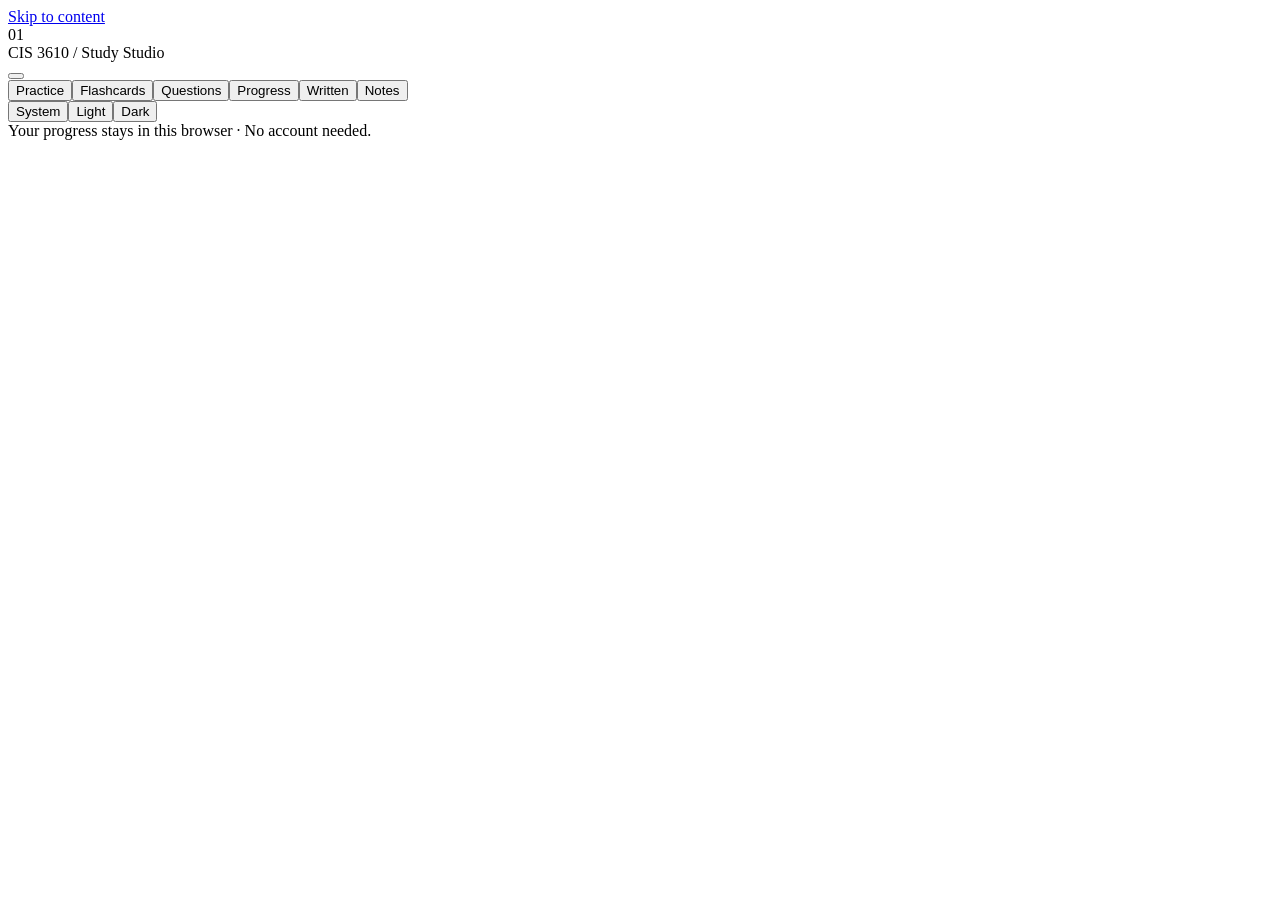
<file: app-shell.html>
<!doctype html>
<html lang="en">
<head>
<meta charset="utf-8"><meta name="viewport" content="width=device-width,initial-scale=1">
<meta name="description" content="Offline CIS 3610 midterm practice: 100 multiple-choice questions and 10 written prompts across five domains.">
<title>CIS 3610 · Study Studio</title>
<script>try{const t=localStorage.getItem('ink-signal-theme');if(t==='light'||t==='dark')document.documentElement.dataset.theme=t}catch(e){}</script>
<style>
/*FONTS*/
/*TOKENS*/
/*COMPONENTS*/
/*APP*/
</style>
</head>
<body>
<a class="skip-link" href="#main">Skip to content</a>
<header class="site-header"><div class="topbar"><div class="brand"><div class="brandmark" aria-hidden="true">01</div><div>CIS 3610 <span> / Study Studio</span></div></div><button id="theme-cycle" class="icon-btn theme-cycle" data-theme-cycle type="button"></button><div class="topbar-end"><nav aria-label="Main navigation"><button data-view="home" class="active">Practice</button><button data-view="cards">Flashcards</button><button data-view="bank">Questions</button><button data-view="history">Progress</button><button data-view="essays">Written</button><button data-view="notes">Notes</button></nav><div class="theme-toggle" role="group" aria-label="Color theme"><button type="button" data-theme-choice="system">System</button><button type="button" data-theme-choice="light">Light</button><button type="button" data-theme-choice="dark">Dark</button></div></div></div></header><div id="theme-status" class="sr-only" aria-live="polite"></div>
<main id="main" tabindex="-1"><div id="storage-warning" class="banner hidden" role="status"></div><div id="content"></div><footer>Your progress stays in this browser · No account needed.</footer></main>
<div id="toast" role="status" class="hidden"></div>
<dialog id="confirm-dialog" aria-labelledby="confirm-text"><p id="confirm-text"></p><div class="dialog-actions"><button id="confirm-cancel" type="button">Cancel</button><button id="confirm-ok" class="primary" type="button">Confirm</button></div></dialog>
<script id="bank-data" type="application/json">__BANK__</script>
<script id="essay-data" type="application/json">__ESSAYS__</script>
<script id="source-notes" type="application/json">__NOTES__</script>
<script>
'use strict';
const BANK=JSON.parse(document.getElementById('bank-data').textContent), NOTES=JSON.parse(document.getElementById('source-notes').textContent);
const ESSAYS=JSON.parse(document.getElementById('essay-data').textContent);
const BY_ID=new Map(BANK.map(q=>[q.id,q]));
const CHAPTERS=['','Web fundamentals','HTML & accessibility','JavaScript & debugging','Backend & security','Git & workflow'];
const MODES=[['chapter','01','Domain Practice','Focus on one domain.'],['topic','02','Topic Practice','Choose a specific concept.'],['mixed','03','Mixed Practice','Balance your selected domains.'],['mock','04','Saved Mock Tests','Six repeatable tests, up to 40 questions.'],['random','05','New Random Test','A fresh, balanced practice test.'],['missed','06','Missed Questions','Revisit your latest errors.'],['cram','07','Cram Mode','Start with your weakest topics.'],['bank','08','Complete Bank','Work through your chosen material.']];
const KEY='cis3610-study-v1';
const fresh=()=>({version:1,essays:{},history:[],active:null,flags:[],cards:{},settings:{chapters:[1,2,3,4,5],mode:'mixed',chapter:1,topic:'',length:'20',feedback:'immediate',timer:0,mock:0}});
let state=fresh(), view='home', selection=null, storageOK=true, toastTimer, timerHandle, expiryNotice=false;
const $=s=>document.querySelector(s), esc=s=>String(s).replace(/[&<>"']/g,c=>({'&':'&amp;','<':'&lt;','>':'&gt;','"':'&quot;',"'":'&#39;'}[c]));
const bool=v=>['A','B','C','D'].includes(v)?v:'Unanswered';
const validAnswer=v=>['A','B','C','D'].includes(v);
function toast(msg){$('#toast').textContent=msg;$('#toast').classList.remove('hidden');clearTimeout(toastTimer);toastTimer=setTimeout(()=>$('#toast').classList.add('hidden'),3500)}
function storageWarning(msg){storageOK=false;$('#storage-warning').textContent=msg;$('#storage-warning').classList.remove('hidden')}
function validateState(raw){
 if(!raw||raw.version!==1||!Array.isArray(raw.history)||raw.history.length>10000||!Array.isArray(raw.flags)||!raw.settings)throw Error('Unrecognized save format.');
 const settings=raw.settings;
 if(!Array.isArray(settings.chapters)||!settings.chapters.length||new Set(settings.chapters).size!==settings.chapters.length||settings.chapters.some(c=>!Number.isInteger(c)||c<1||c>5))throw Error('Invalid domains.');
 if(!MODES.some(m=>m[0]===settings.mode)||!['10','20','40','all'].includes(settings.length)||!['immediate','deferred'].includes(settings.feedback)||!Number.isInteger(settings.chapter)||settings.chapter<1||settings.chapter>5||typeof settings.topic!=='string'||!Number.isFinite(settings.timer)||settings.timer<0||settings.timer>240||!Number.isInteger(settings.mock)||settings.mock<0||settings.mock>5)throw Error('Invalid settings.');
 const sanitizeSession=(s,active)=>{
  if(!s||typeof s.id!=='string'||typeof s.name!=='string'||!Array.isArray(s.ids)||!s.ids.length||s.ids.length>BANK.length||new Set(s.ids).size!==s.ids.length||s.ids.some(id=>!BY_ID.has(id))||!Number.isInteger(s.index)||s.index<0||s.index>=s.ids.length||!['immediate','deferred'].includes(s.feedback)||!Number.isFinite(s.started)||!s.responses||typeof s.responses!=='object'||!s.drafts||typeof s.drafts!=='object')throw Error('Invalid attempt.');
  const responses={},drafts={};
  for(const id of s.ids){
   const r=s.responses[id];
   if(r){if(!['answered','skipped','unanswered'].includes(r.status)||r.status==='answered'&&!validAnswer(r.answer)||r.status!=='answered'&&r.answer!==null||!Number.isFinite(r.at)||typeof r.reason!=='string'||r.reason.length>10000)throw Error('Invalid response.');responses[id]={status:r.status,answer:r.answer,reason:r.reason,at:r.at}}
   const d=s.drafts[id];if(d){if(d.answer!==null&&!validAnswer(d.answer)||typeof d.reason!=='string'||d.reason.length>10000)throw Error('Invalid draft.');drafts[id]={answer:d.answer,reason:d.reason}}
  }
  if(!active&&(!Number.isFinite(s.finished)||s.ids.some(id=>!responses[id])))throw Error('Incomplete history entry.');
  if(s.deadline!==null&&(!Number.isFinite(s.deadline)||s.deadline<s.started))throw Error('Invalid timer.');
  return {id:s.id,name:s.name,ids:[...s.ids],index:s.index,feedback:s.feedback,started:s.started,deadline:s.deadline,responses,drafts,...(!active?{finished:s.finished}:{})};
 };
 const history=raw.history.map(s=>sanitizeSession(s,false)), active=raw.active?sanitizeSession(raw.active,true):null;
 if(new Set([...history.map(s=>s.id),...(active?[active.id]:[])]).size!==history.length+(active?1:0))throw Error('Duplicate attempts.');
 const essays={};for(const q of ESSAYS){const d=raw.essays?.[q.id];if(d){if(typeof d.text!=='string'||d.text.length>20000||!['draft','review','confident'].includes(d.status))throw Error('Invalid written draft.');essays[q.id]={text:d.text,status:d.status}}}
 const cards={};if(raw.cards&&typeof raw.cards==='object')for(const [id,v] of Object.entries(raw.cards))if(BY_ID.has(id)&&(v==='known'||v==='learning'))cards[id]=v;
 return {version:1,essays,history,active,cards,flags:[...new Set(raw.flags.filter(id=>BY_ID.has(id)))],settings:{...fresh().settings,...settings}};
}
try{const saved=localStorage.getItem(KEY);if(saved)state=validateState(JSON.parse(saved))}catch(e){storageWarning('Saved progress could not be loaded. Your original save is left untouched. Export any current work before resetting. '+e.message)}
function save(){try{if(!storageOK)return;localStorage.setItem(KEY,JSON.stringify(state))}catch(e){storageWarning('Browser storage is unavailable or full. This session still works; use Export JSON to keep your progress.')}}
function rng(seed){let v=seed>>>0;return()=>{v=(v*1664525+1013904223)>>>0;return v/4294967296}}
function shuffled(arr,r=Math.random){const a=[...arr];for(let i=a.length-1;i>0;i--){let j=Math.floor(r()*(i+1));[a[i],a[j]]=[a[j],a[i]]}return a}
function balanced(pool,n,r=Math.random){
 const groups=[...new Set(pool.map(q=>q.chapter))].sort().map(c=>shuffled(pool.filter(q=>q.chapter===c),r));const result=[];let turn=shuffled(groups.map((_,i)=>i),r);
 while(result.length<Math.min(n,pool.length)){let moved=false;for(const i of turn){if(groups[i].length&&result.length<n){result.push(groups[i].pop());moved=true}}if(!moved)break}
 return shuffled(result,r).map(q=>q.id);
}
function savedTests(chapters){
 const pool=BANK.filter(q=>chapters.includes(q.chapter)),n=Math.min(40,pool.length);
 // Rotate shuffled domain pools so each mock stays balanced and has no duplicate IDs.
 const groups=[...chapters].sort().map(c=>shuffled(pool.filter(q=>q.chapter===c),rng(3610+c*997)));
 const offsets=groups.map(()=>0);
 return Array.from({length:6},(_,t)=>{
  const used=new Set(),ids=[];
  while(ids.length<n){for(let g=0;g<groups.length&&ids.length<n;g++){
   const group=groups[(g+t)%groups.length],i=(g+t)%groups.length;
   let tries=0;while(tries++<group.length){const q=group[offsets[i]++%group.length];if(!used.has(q.id)){used.add(q.id);ids.push(q.id);break}}
  }}
  return shuffled(ids,rng(3610+t*31+chapters.reduce((a,c)=>a+c*97,0)));
 });
}
function events(){const ss=[...state.history,...(state.active&&state.active.feedback==='immediate'?[state.active]:[])];return ss.flatMap(s=>s.ids.filter(id=>s.responses[id]).map(id=>({id,r:s.responses[id],session:s.id}))).sort((a,b)=>a.r.at-b.r.at)}
function learning(){let first={},latest={},retry={correct:0,total:0};for(const e of events()){const ok=e.r.status==='answered'&&e.r.answer===BY_ID.get(e.id).answer;if(!first[e.id])first[e.id]={...e,ok};else{retry.total++;if(ok)retry.correct++}latest[e.id]={...e,ok}}return {first,latest,retry}}
function topicStats(records){const map={};for(const e of records){const q=BY_ID.get(e.id),k=q.chapter+' / '+q.topic;if(!map[k])map[k]={chapter:q.chapter,topic:q.topic,total:0,correct:0,ids:[]};map[k].total++;if(e.ok)map[k].correct++;else map[k].ids.push(e.id)}return Object.values(map).sort((a,b)=>(a.correct/a.total)-(b.correct/b.total)||b.total-a.total)}
function selectedPool(){const s=state.settings;let pool=BANK.filter(q=>s.chapters.includes(q.chapter));if(s.mode==='chapter')pool=pool.filter(q=>q.chapter===s.chapter);if(s.mode==='topic')pool=pool.filter(q=>q.chapter+'::'+q.topic===s.topic);if(s.mode==='missed'){const {latest}=learning();pool=pool.filter(q=>latest[q.id]&&!latest[q.id].ok)}return pool}
function currentDraft(){const s=state.active,id=s.ids[s.index];if(!s.drafts[id])s.drafts[id]={answer:null,reason:''};return s.drafts[id]}
function normalizeSettings(){const s=state.settings;if(!s.chapters.includes(s.chapter))s.chapter=s.chapters[0];const ts=BANK.filter(q=>s.chapters.includes(q.chapter)).map(q=>q.chapter+'::'+q.topic);if(!ts.includes(s.topic))s.topic=ts[0]}
function focusTopic(t,go=true){state.settings.mode='topic';state.settings.topic=t;const ch=+t.split('::')[0];if(!state.settings.chapters.includes(ch))state.settings.chapters.push(ch);state.settings.chapters.sort();normalizeSettings();save();if(go)show('home')}
function skip(){const s=state.active;if(!s||checkExpiry())return;const id=s.ids[s.index],d=currentDraft();if(s.responses[id]?.status==='answered')return;s.responses[id]={status:'skipped',answer:null,reason:d.reason,at:Date.now()};save();if(s.index<s.ids.length-1)jump(s.index+1);else finalReview()}
function checkExpiry(){const s=state.active;if(s?.deadline&&Date.now()>=s.deadline){expiryNotice=true;finish();toast('Time expired. Remaining questions were submitted as unanswered.');return true}return false}
function attemptRecords(s){return s.ids.map(id=>({id,r:s.responses[id],ok:s.responses[id]?.status==='answered'&&s.responses[id].answer===BY_ID.get(id).answer}))}
function breakdown(records,key){const groups={};for(const e of records){const q=BY_ID.get(e.id),k=key==='chapter'?`Domain ${q.chapter} · ${CHAPTERS[q.chapter]}`:`D${q.chapter} · ${q.topic}`;if(!groups[k])groups[k]={total:0,correct:0,skipped:0,unanswered:0};groups[k].total++;if(e.ok)groups[k].correct++;if(e.r.status==='skipped')groups[k].skipped++;if(e.r.status==='unanswered')groups[k].unanswered++}return `<div class="table-wrap"><table><thead><tr><th>${key==='chapter'?'domain':key}</th><th>Correct</th><th>Accuracy</th><th>Skipped</th><th>Unanswered</th></tr></thead><tbody>${Object.entries(groups).map(([k,g])=>`<tr><td>${esc(k)}</td><td>${g.correct} / ${g.total}</td><td>${Math.round(g.correct/g.total*100)}%</td><td>${g.skipped}</td><td>${g.unanswered}</td></tr>`).join('')}</tbody></table></div>`}
function exportData(){const b=new Blob([JSON.stringify(state,null,2)],{type:'application/json'}),url=URL.createObjectURL(b),a=document.createElement('a');a.href=url;a.download='cis3610-progress-'+new Date().toISOString().slice(0,10)+'.json';a.click();setTimeout(()=>URL.revokeObjectURL(url),1000);toast('Progress exported. Keep this file as your backup.')}
async function importData(file){if(!file)return;try{if(file.size>12000000)throw Error('File exceeds the 12 MB import limit.');const candidate=validateState(JSON.parse(await file.text()));if(!confirm(`Replace current progress with ${candidate.history.length} imported sessions${candidate.active?' and a resumable attempt':''}? Export your current progress first if needed.`))return;state=candidate;normalizeSettings();save();show('history');toast('Progress imported.')}catch(e){toast('Import rejected; current progress was kept. '+e.message)}}
function reset(){if(!confirm('Reset all CIS 3610 progress, history, flags, and saved settings in this browser? This cannot be undone without an exported backup.'))return;clearInterval(timerHandle);state=fresh();try{localStorage.removeItem(KEY);storageOK=true;$('#storage-warning').classList.add('hidden')}catch(e){storageWarning('The browser could not clear saved storage. Current in-memory progress was reset; an old save may remain.')}save();normalizeSettings();show('home');toast('Progress reset.')}
// ---- UI layer: focus-mode sessions, one primary action per screen. Data, scoring, and storage functions are above. ----
const GROUPS={practice:['mixed','chapter','topic','bank'],test:['mock','random'],review:['missed','cram']};
const GROUP_DEFAULT={practice:'mixed',test:'mock',review:'missed'};
const GROUP_INFO={practice:['Practice','Domains, a topic, mixed, or the full bank. Instant feedback.','Start practice'],test:['Test','Saved mock tests or a new random test.','Start test'],review:['Review','Missed questions or cram mode.','Start review']};
const MODE_LABEL={mixed:'Mixed',chapter:'One domain',topic:'One topic',bank:'Full bank',mock:'Saved mock',random:'New random test',missed:'Missed questions',cram:'Cram mode'};
const THEMES=[['system','System','◐'],['light','Light','☀'],['dark','Dark','☾']];
let homeGroup=null, customizeOpen=false, drawerOpen=false;
const groupOf=mode=>Object.keys(GROUPS).find(g=>GROUPS[g].includes(mode));
const plural=(n,one,many)=>`${n} ${n===1?one:(many||one+'s')}`;
const isTest=s=>s.feedback==='deferred'||/^(Mock Test|New Random Test)/.test(s.name);
const isDesktop=()=>matchMedia('(min-width:621px)').matches;
// Keep short technical phrases on one line without editing question data: "(base 8)", "24 bits", "8-bit", "1920 × 1080", IDs.
const UNIT='bits?|bytes?|MB|MiB|GB|KB|kHz|Hz|MHz|GHz|ms|seconds?|minutes?|channels?|samples|questions?|digits?|nibbles?|frames|patterns|mailboxes|%';
function tidy(text){return esc(text)
 .replace(/(\S+) \(base (\d+)\)/g,'<span class="nw">$1 (base $2)</span>')
 .replace(/\bbase (\d+)\b(?![^<]*<\/span>)/g,'<span class="nw">base $1</span>')
 .replace(/(\d[\d,.]*) × (\d[\d,.]*)/g,'<span class="nw">$1 × $2</span>')
 .replace(new RegExp(`(\\d[\\d,.]*) (${UNIT})(?![\\w-])`,'g'),'<span class="nw">$1 $2</span>')
 .replace(/\b(\d+-bit)\b/g,'<span class="nw">$1</span>')
 .replace(/\b(C\d-\d{3})\b/g,'<span class="nw">$1</span>')}
function ago(t){const m=Math.max(1,Math.round((Date.now()-t)/60000));return m<60?plural(m,'minute')+' ago':m<1440?plural(Math.round(m/60),'hour')+' ago':plural(Math.round(m/1440),'day')+' ago'}
function scopeLabel(cs){const c=[...cs].sort((a,b)=>a-b);return c.length===1?`Domain ${c[0]}`:c.every((v,i)=>!i||v===c[i-1]+1)?`Domains ${c[0]}–${c.at(-1)}`:`Domains ${c.join(', ')}`}
function show(v){view=v;clearInterval(timerHandle);drawerOpen=false;document.body.classList.toggle('focus-mode',v==='session');document.querySelectorAll('nav button').forEach(b=>b.classList.toggle('active',b.dataset.view===v));if(v==='home')renderHome();else if(v==='session'&&state.active)renderSession();else if(v==='history')renderHistory();else if(v==='notes')renderNotes();else if(v==='essays')renderEssays();else if(v==='bank')renderBank();else if(v==='cards')renderCards();window.scrollTo({top:0,behavior:'instant'})}
function overallStats(){const {first,latest,retry}=learning();let f=Object.values(first),correct=f.filter(e=>e.ok).length;return {f,latest,retry,correct,missed:Object.values(latest).filter(e=>!e.ok).length}}
// A small modal confirmation with explicit labels. Resolves true only for the confirm button.
function askConfirm(message,okLabel){const d=$('#confirm-dialog');$('#confirm-text').textContent=message;$('#confirm-ok').textContent=okLabel;return new Promise(resolve=>{const done=ok=>{d.onclose=null;if(d.open)d.close();resolve(ok)};$('#confirm-ok').onclick=()=>done(true);$('#confirm-cancel').onclick=()=>done(false);d.onclose=()=>done(false);d.showModal();$('#confirm-cancel').focus()})}
function endActiveThen(next){if(!state.active){next();return}askConfirm('This will end and save your current session. Continue?','End & start').then(ok=>{if(ok){finish(false);next()}})}
function heroCard(st){
 const s=state.settings,a=state.active;
 if(a){const answered=Object.values(a.responses).filter(r=>r.status==='answered').length,last=Math.max(a.started,...Object.values(a.responses).map(r=>r.at));return {kind:'resume',eyebrow:'Pick up where you left off',title:a.name,meta:`${plural(answered,'answer')} submitted · saved ${ago(last)}`,action:'Resume',at:a.index+1,total:a.ids.length}}
 const missed=BANK.filter(q=>s.chapters.includes(q.chapter)&&st.latest[q.id]&&!st.latest[q.id].ok).length;
 if(missed)return {kind:'missed',eyebrow:'Recommended next',title:`Review ${plural(missed,'missed question')}`,meta:`From ${scopeLabel(s.chapters)} · instant feedback`,action:'Start review'};
 const weak=topicStats(Object.values(st.latest)).find(t=>t.correct<t.total);
 if(weak)return {kind:'weak',eyebrow:'Recommended next',title:`Practice your weakest topic: D${weak.chapter} · ${weak.topic}`,meta:`${weak.total-weak.correct} of ${plural(weak.total,'question')} need review`,action:'Start',topic:weak.chapter+'::'+weak.topic};
 const n=s.length==='all'?'All available':s.length;
 return {kind:'start',eyebrow:state.history.length?'Keep going':'Start here',title:`${state.history.length?'Practice':'Start with'} ${scopeLabel(s.chapters)}`,meta:`${n} mixed multiple-choice questions · instant feedback`,action:'Start practice'};
}
function optionsPanel(){
 const s=state.settings,g=homeGroup,pool=selectedPool(),tests=g==='test'?savedTests(s.chapters):[],flat=tests.flat(),unique=new Set(flat).size;
 const {latest}=learning(),missedCount=BANK.filter(q=>s.chapters.includes(q.chapter)&&latest[q.id]&&!latest[q.id].ok).length;
 const topics=[...new Set(BANK.filter(q=>s.chapters.includes(q.chapter)).map(q=>q.chapter+'::'+q.topic))].sort((a,b)=>a.localeCompare(b));
 const feedbackNow=g==='test'?s.feedback:'immediate';
 const label=m=>m==='missed'?`${MODE_LABEL[m]} (${missedCount})`:MODE_LABEL[m];
 const mockSize=Math.min(40,pool.length);
 const lengthText=s.mode==='mock'?`${mockSize} questions`:s.length==='all'?'All available questions':`${s.length} questions`;
 let detail='';
 if(s.mode==='chapter')detail=`<div class="field"><label for="chapter-focus">Focus domain</label><select id="chapter-focus">${s.chapters.map(c=>`<option value="${c}" ${c===s.chapter?'selected':''}>Domain ${c}: ${CHAPTERS[c]}</option>`).join('')}</select></div>`;
 if(s.mode==='topic')detail=`<div class="field"><label for="topic-focus">Focus topic</label><select id="topic-focus">${topics.map(t=>`<option value="${esc(t)}" ${t===s.topic?'selected':''}>D${esc(t.replace('::',' · '))}</option>`).join('')}</select></div>`;
 if(s.mode==='mock')detail=`<div><div class="opt-label"><span>Mock test</span></div><div class="chiprow">${tests.map((_,i)=>`<button class="pick" data-mock="${i}" aria-pressed="${s.mock===i}">Test ${i+1}</button>`).join('')}</div><p class="note">${mockSize} questions each · ${unique} unique across the six tests · ${flat.length-unique} reused slots · no repeats within a test.</p><details class="overlap"><summary>How the six tests overlap</summary><div class="table-wrap"><table><tr><th>Test</th>${tests.map((_,i)=>`<th>${i+1}</th>`).join('')}</tr>${tests.map((a,i)=>`<tr><th>${i+1}</th>${tests.map((b,j)=>`<td>${i===j?'—':a.filter(id=>b.includes(id)).length}</td>`).join('')}</tr>`).join('')}</table></div></details></div>`;
 if(s.mode==='random')detail='<p class="note">A fresh test balanced across your domains. No repeats within a test.</p>';
 if(s.mode==='cram')detail='<p class="note">Starts with errors in your weakest topics, then unseen questions, then ones you already know.</p>';
 if(s.mode==='bank')detail='<p class="note">Every question in your chosen domains, balanced by domain.</p>';
 const custom=customizeOpen?`<div class="custom" id="customize-panel">
  <div class="field">${s.mode==='mock'?`<span class="field-label">Length</span><p class="fixed">${mockSize} questions (limited to selected material)</p>`:`<label for="length">Length</label><select id="length">${['10','20','40','all'].map(n=>`<option value="${n}" ${s.length===n?'selected':''}>${n==='all'?'All available questions':n+' questions'}</option>`).join('')}</select>`}</div>
  <div class="field">${g==='test'?`<label for="feedback-mode">Feedback</label><select id="feedback-mode"><option value="immediate" ${s.feedback==='immediate'?'selected':''}>After each answer</option><option value="deferred" ${s.feedback==='deferred'?'selected':''}>At the end</option></select>`:'<span class="field-label">Feedback</span><p class="fixed">After each answer</p>'}</div>
  <div class="field"><label for="timer-minutes">Timer (minutes, 0 = off)</label><input id="timer-minutes" type="number" value="${s.timer}" min="0" max="240" step="1"></div>
  <p class="note full">A timer keeps running while you are away. When it expires, the attempt is submitted and remaining questions count as unanswered.</p></div>`:'';
 return `<div class="options" id="options">
  <div><div class="opt-label"><span>Domains</span><span class="chiprow"><button id="preset-all" class="pick">All five</button></span></div><div class="chiprow" role="group" aria-label="Domains">${CHAPTERS.slice(1).map((n,i)=>`<button class="pick" data-chapter="${i+1}" aria-pressed="${s.chapters.includes(i+1)}">${i+1} · ${n}</button>`).join('')}</div></div>
  <div><div class="opt-label"><span>${g==='test'?'Test type':g==='review'?'Review type':'Practice type'}</span></div><div class="seg" role="group" aria-label="${GROUP_INFO[g][0]} type">${GROUPS[g].map(m=>`<button data-mode="${m}" aria-pressed="${s.mode===m}">${label(m)}</button>`).join('')}</div></div>
  ${detail}
  ${g==='test'?'<p class="note">Practice formats, not a prediction of your actual exam.</p>':''}
  <div class="summary"><p><b>${lengthText}</b> · ${feedbackNow==='deferred'?'feedback at the end':'instant feedback'} · ${s.timer?`<b class="nw">${s.timer}-minute timer</b>`:'no timer'}</p><button id="customize" class="link" aria-expanded="${customizeOpen}" aria-controls="customize-panel">Customize ${customizeOpen?'▴':'▾'}</button></div>
  ${custom}
  <div class="startline"><span>${s.mode==='mock'?mockSize:pool.length} questions ${s.mode==='mock'?'in this test':'available'}</span><button id="start" class="primary btn-lg" ${!pool.length?'disabled':''}>${GROUP_INFO[g][2]}</button></div>
  ${!pool.length?`<p class="error-state">${s.mode==='missed'?'No missed questions in these domains yet. They appear after errors or skips.':'No questions match this selection.'}</p>`:''}
 </div>`;
}
function renderHome(){
 const s=state.settings,st=overallStats();if(state.active)homeGroup=null;
 const hero=heroCard(st),weak=topicStats(Object.values(st.latest)).filter(t=>t.correct<t.total).slice(0,3),sessions=state.history.length;
 const icon=p=>`<svg class="choice-icon" viewBox="0 0 24 24" aria-hidden="true"><path d="${p}"/></svg>`;
 const ICONS={cards:'M8 3h11a2 2 0 0 1 2 2v11M5 7h10a2 2 0 0 1 2 2v10a2 2 0 0 1-2 2H5a2 2 0 0 1-2-2V9a2 2 0 0 1 2-2',bank:'M11 18a7 7 0 1 1 0-14 7 7 0 0 1 0 14m10 3-5-5',written:'M4 20h4L19 9l-4-4L4 16v4m9-13 4 4',practice:'M4 5h16M4 12h10M4 19h7m6-4 2 2 4-4',test:'M7 3h10l3 3v15H4V3h3m1 7h8m-8 4h8m-8 4h5',review:'M3 12a9 9 0 1 0 3-6.7L3 8m0-5v5h5m4-1v5l3 2'};
 const link=(id,ic,title,text)=>`<button class="choice" id="${id}">${icon(ICONS[ic])}<span class="choice-body"><strong>${title}</strong><span>${text}</span></span><span class="choice-go" aria-hidden="true">→</span></button>`;
 const stat=(v,l)=>`<div class="home-stat"><b>${v}</b><span>${l}</span></div>`;
 $('#content').innerHTML=`<div class="home">
 <p class="home-context"><span>CIS 3610 Midterm Review</span><span>${BANK.length} multiple-choice</span><span>${ESSAYS.length} written prompts</span></p>
 <section class="hero-card ${hero.kind==='resume'?'resume':''}" aria-labelledby="hero-title"><div class="eyebrow">${hero.eyebrow}</div><h1 id="hero-title">${esc(hero.title)}</h1>${hero.kind==='resume'?`<div class="hero-progress"><div class="hero-progress-label">Question <b>${hero.at}</b> of ${hero.total}</div><progress class="progress" max="${hero.total}" value="${hero.at-1}" aria-label="Session progress"></progress><p class="meta">${esc(hero.meta)}</p></div>`:`<p class="meta">${esc(hero.meta)}</p>`}<div class="hero-actions">${hero.kind==='resume'?'<button id="resume" class="primary btn-lg">Resume session</button><button id="discard" class="quiet">End &amp; save</button>':`<button id="hero-start" class="primary btn-lg">${hero.action}</button>`}</div></section>
 ${st.f.length?`<div class="home-stats">${stat(Math.round(st.correct/st.f.length*100)+'%','First-try accuracy')}${stat(st.f.length+'<small>/'+BANK.length+'</small>','Questions seen')}${stat(st.missed,'To revisit')}${stat(sessions,sessions===1?'Session':'Sessions')}</div>`:'<p class="home-empty">No sessions yet. Your accuracy and review list will appear here.</p>'}
 <h2 class="section-h">Start something else</h2>
 <div class="choices">${Object.keys(GROUPS).map(g=>`<button class="choice${homeGroup===g?' on':''}" data-group="${g}" aria-expanded="${homeGroup===g}" aria-controls="options">${icon(ICONS[g])}<span class="choice-body"><strong>${GROUP_INFO[g][0]}</strong><span>${g==='review'&&st.missed?`${plural(st.missed,'missed question')} or cram mode.`:GROUP_INFO[g][1]}</span></span></button>`).join('')}${link('open-cards','cards','Flashcards','Flip through questions and mark what you know.')}${link('open-bank','bank','Question bank',`Browse and search all ${BANK.length} questions.`)}${link('open-essays','written','Written',`Draft answers to the ${ESSAYS.length} essay prompts.`)}</div>
 ${homeGroup?optionsPanel():''}
 ${weak.length?`<section class="focus" aria-labelledby="focus-title"><div class="section-row"><h2 class="section-h" id="focus-title">Your learning focus</h2><button id="practice-weak" class="link">Practice these →</button></div><div class="focus-rows">${weak.map(t=>`<div class="focus-row"><span class="focus-name"><span class="focus-domain">D${t.chapter}</span>${esc(t.topic)}</span><span class="focus-meter" aria-hidden="true"><span style="width:${Math.round((t.total-t.correct)/t.total*100)}%"></span></span><span class="muted">${t.total-t.correct} of ${t.total} to review</span></div>`).join('')}</div></section>`:''}
 </div>`;
 $('#open-essays').onclick=()=>show('essays');$('#open-cards').onclick=()=>show('cards');$('#open-bank').onclick=()=>show('bank');
 let updating=false;
 const update=fn=>{if(updating)return;updating=true;try{fn();normalizeSettings();save();renderHome()}finally{updating=false}};
 if($('#resume'))$('#resume').onclick=()=>{if(checkExpiry())return;show('session')};
 if($('#discard'))$('#discard').onclick=()=>askConfirm('End this session and save its results? Skipped and unanswered questions count as not correct.','End & save').then(ok=>{if(ok)finish()});
 if($('#hero-start'))$('#hero-start').onclick=()=>{if(hero.kind==='missed'){s.mode='missed';start({length:'all'})}else if(hero.kind==='weak'){focusTopic(hero.topic,false);start()}else{s.mode='mixed';start()}};
 document.querySelectorAll('[data-group]').forEach(el=>el.onclick=()=>{const g=el.dataset.group;endActiveThen(()=>{homeGroup=homeGroup===g&&!state.active?null:g;if(homeGroup&&!GROUPS[homeGroup].includes(s.mode))s.mode=GROUP_DEFAULT[homeGroup];if(s.mode==='bank')s.length='all';normalizeSettings();save();renderHome();if(homeGroup)$('#options')?.scrollIntoView({block:'nearest'})})});
 document.querySelectorAll('[data-chapter]').forEach(el=>el.onclick=()=>{const ch=+el.dataset.chapter;let cs=s.chapters.includes(ch)?s.chapters.filter(c=>c!==ch):[...s.chapters,ch];if(!cs.length){toast('Keep at least one domain selected.');return}update(()=>s.chapters=cs.sort())});
 if($('#preset-all'))$('#preset-all').onclick=()=>update(()=>s.chapters=[1,2,3,4,5]);
 document.querySelectorAll('[data-mode]').forEach(el=>el.onclick=()=>update(()=>{s.mode=el.dataset.mode;if(s.mode==='bank')s.length='all'}));
 document.querySelectorAll('[data-mock]').forEach(el=>el.onclick=()=>update(()=>s.mock=+el.dataset.mock));
 if($('#customize'))$('#customize').onclick=()=>{customizeOpen=!customizeOpen;renderHome();$('#customize').focus()};
 if($('#length'))$('#length').onchange=e=>update(()=>s.length=e.target.value);
 if($('#feedback-mode'))$('#feedback-mode').onchange=e=>update(()=>s.feedback=e.target.value);
 if($('#timer-minutes'))$('#timer-minutes').onchange=e=>update(()=>s.timer=Math.max(0,Math.min(240,Math.round(Number(e.target.value)||0))));
 if($('#chapter-focus'))$('#chapter-focus').onchange=e=>update(()=>s.chapter=+e.target.value);
 if($('#topic-focus'))$('#topic-focus').onchange=e=>update(()=>s.topic=e.target.value);
 if($('#start'))$('#start').onclick=()=>start();
 if($('#practice-weak'))$('#practice-weak').onclick=()=>endActiveThen(()=>{const keys=weak.map(t=>t.chapter+'::'+t.topic),pool=BANK.filter(q=>keys.includes(q.chapter+'::'+q.topic)),n=s.length==='all'?pool.length:Math.min(+s.length,pool.length);startIds(shuffled(pool).slice(0,n).map(q=>q.id),'Weak topics · '+weak.map(t=>t.topic).join(', '),'immediate')});
}
function startIds(ids,name,feedback){const s=state.settings,now=Date.now();state.active={id:'A'+now+'-'+Math.random().toString(36).slice(2,8),name,ids,index:0,feedback,started:now,deadline:s.timer?now+s.timer*60000:null,responses:{},drafts:{}};save();show('session')}
function start(opts={}){
 if(state.active){toast('Resume or end your current attempt before starting another.');return}
 const s=state.settings,pool=selectedPool(),length=opts.length||s.length;if(!pool.length)return;let ids,n=length==='all'?pool.length:Math.min(+length,pool.length),name=MODES.find(m=>m[0]===s.mode)[2];
 if(s.mode==='mock'){ids=savedTests(s.chapters)[s.mock];name=`Mock Test ${s.mock+1} · Domains ${s.chapters.join(', ')}`}
 else if(s.mode==='cram'){
  const {latest}=learning(),weak=topicStats(Object.values(latest)),rank=new Map(weak.map((t,i)=>[t.chapter+'::'+t.topic,i]));
  ids=shuffled(pool).sort((a,b)=>{const score=q=>{const e=latest[q.id];if(e&&!e.ok)return rank.get(q.chapter+'::'+q.topic)??0;if(!e)return 10000;return 20000+(rank.get(q.chapter+'::'+q.topic)??0)};return score(a)-score(b)}).slice(0,n).map(q=>q.id);
 }else if(['mixed','random','bank'].includes(s.mode))ids=balanced(pool,n);else ids=shuffled(pool).slice(0,n).map(q=>q.id);
 if(s.mode==='chapter')name+=' · Domain '+s.chapter;if(s.mode==='topic')name+=' · '+s.topic.replace('::',' / ');
 startIds(ids,name,['mock','random'].includes(s.mode)?s.feedback:'immediate');
}
function feedback(q,r){const ok=r.status==='answered'&&r.answer===q.answer;return `<section class="feedback ${ok?'':'incorrect'}" aria-label="Answer feedback"><div class="feedback-head"><h3>${ok?'Correct':'Incorrect'}${r.status==='skipped'?' · Skipped':r.status==='unanswered'?' · Unanswered':''}</h3></div><div class="answerline">Your answer: <strong>${bool(r.answer)}</strong> · Correct answer: <strong>${q.answer}</strong></div><p>${esc(q.options['ABCD'.indexOf(q.answer)])}</p><h4>Explanation</h4><p>${tidy(q.explanation)}</p>${r.reason?`<details><summary>Your saved reasoning (not graded)</summary><p>${esc(r.reason)}</p></details>`:''}</section>`}
// The one primary action of the question screen, derived from the attempt's state.
function primaryAction(){
 const s=state.active,id=s.ids[s.index],r=s.responses[id],d=currentDraft(),submitted=r?.status==='answered',last=s.index===s.ids.length-1;
 if(!submitted){
  if(s.feedback==='deferred')return {label:last?'Save & finish':'Save & next',disabled:d.answer===null,run:()=>{submitAnswer();if(state.active?.responses[id]?.status==='answered'){if(last)finalReview();else jump(state.active.index+1)}}};
  return {label:'Check',disabled:d.answer===null,run:submitAnswer};
 }
 if(last)return {label:isTest(s)?'Finish test':'Finish',disabled:false,run:finalReview};
 return {label:s.feedback==='deferred'?'Next':'Continue',disabled:false,run:()=>jump(s.index+1)};
}
function renderSession(){
 const s=state.active;if(!s){show('home');return}
 const id=s.ids[s.index],q=BY_ID.get(id),r=s.responses[id],d=currentDraft(),submitted=r?.status==='answered',reveal=s.feedback==='immediate'&&submitted;selection=d.answer;
 const total=s.ids.length,complete=Object.values(s.responses).filter(x=>x.status==='answered').length,skipped=Object.values(s.responses).filter(x=>x.status==='skipped').length,flagged=state.flags.includes(id),test=isTest(s),picked=submitted?r.answer:d.answer,p=primaryAction();
 const answer=(text,i)=>{const v='ABCD'[i],right=q.answer===v,cls=reveal?(right?' is-correct':r.answer===v?' is-incorrect':''):'';return `<button id="answer-${v}" class="answer${cls}" aria-pressed="${picked===v}" ${submitted?'disabled':''}><span class="option-letter">${v}</span><span class="option-text">${esc(text)}</span>${cls?`<span class="mark" aria-hidden="true">${right?'✓':'✕'}</span>`:''}${reveal&&right?'<span class="sr-only"> (correct answer)</span>':''}</button>`};
 const actions=`<div class="qactions">${test?`<button id="previous" class="arrow" aria-label="Previous question" ${s.index===0?'disabled':''}>‹</button><button id="next" class="arrow" aria-label="Next question" ${s.index===total-1?'disabled':''}>›</button>`:''}${submitted?'':'<button id="skip" class="quiet">Skip</button>'}<span class="grow"></span><button id="primary" class="primary btn-lg" ${p.disabled?'disabled':''}>${p.label}</button></div>`;
 const region=`<div id="feedback-region" aria-live="polite">${reveal?feedback(q,r):submitted?'<p class="deferred-note">Answer submitted. Feedback will appear after final submission.</p>':''}</div>`;
 $('#content').innerHTML=`<div class="focus-head"><button id="pause" class="icon-btn" title="Save &amp; exit" aria-label="Save and exit">×</button><span class="session-name">${esc(s.name)}</span><button id="open-nav" class="counter" aria-haspopup="dialog" aria-expanded="false" aria-controls="drawer" aria-label="Question ${s.index+1} of ${total}. Open question navigator">${s.index+1} / ${total} <span aria-hidden="true">▾</span></button><span id="timer" class="timer"></span><button id="flag" class="icon-btn flag" title="Flag for review" aria-label="Flag for review" aria-pressed="${flagged}">${flagged?'⚑':'⚐'}</button></div>
 <progress class="progress focus-bar" value="${complete}" max="${total}" aria-label="${complete} of ${total} answers submitted"></progress>
 <article class="question${submitted?' is-submitted':''}" aria-labelledby="statement">
  <div class="qmeta"><span class="chip accent">Domain ${q.chapter} · ${esc(q.topic)}</span><small class="qid">${q.id} · ${esc(q.difficulty)}</small>${r?.status==='skipped'?'<small class="tag">Skipped</small>':''}</div>
  <p class="question-statement" id="statement">${tidy(q.statement)}</p>
  <details class="reason" ${d.reason||submitted&&r.reason?'open':''}><summary>Explain it first</summary><label for="reason" class="sr-only">Your reasoning before seeing the answer</label><textarea id="reason" maxlength="10000" placeholder="Why is your chosen option the best answer?" ${submitted?'disabled':''}>${esc(submitted?r.reason:d.reason)}</textarea><small class="muted">Writing your reasoning before you check helps you notice what you are unsure about. It is saved for reflection and never graded.</small></details>
  <div class="answer-buttons" role="group" aria-label="Choose A, B, C, or D">${q.options.map(answer).join('')}</div>
  ${submitted?region+actions:actions+region}
 </article>
 <div id="drawer" class="drawer-layer" hidden><div class="drawer-scrim" data-close-drawer></div><aside class="drawer" role="dialog" aria-modal="true" aria-labelledby="drawer-title">
  <div class="drawer-top"><h2 id="drawer-title">Questions</h2><button id="close-nav" class="icon-btn" aria-label="Close question navigator" data-close-drawer>×</button></div>
  <p class="drawer-sub">${complete} of ${total} submitted · ${skipped} skipped · ${s.ids.filter(x=>state.flags.includes(x)).length} flagged</p>
  <div class="key" aria-hidden="true"><span><i class="k-current"></i>Current</span><span><i class="k-answered"></i>Answered</span><span><i class="k-skipped"></i>Skipped</span><span><i class="k-flagged"></i>Flagged</span><span><i></i>Not yet</span></div>
  <div class="question-map">${s.ids.map((qid,i)=>`<button data-jump="${i}" class="${i===s.index?'current':''} ${s.responses[qid]?.status==='answered'?'answered':''} ${s.responses[qid]?.status==='skipped'?'skipped':''} ${state.flags.includes(qid)?'flagged':''}" aria-label="Question ${i+1}${s.responses[qid]?', '+s.responses[qid].status:', unanswered'}${state.flags.includes(qid)?', flagged':''}" ${i===s.index?'aria-current="step"':''}>${i+1}</button>`).join('')}</div>
  <div class="drawer-foot"><button id="finish" class="primary">${test?'Finish test':'Finish session'}</button><p class="note">Unanswered questions count as not correct when you finish.</p><p class="keyhelp">Keys: A / B / C / D choose · Enter checks or continues · N next · P previous · S skip · R flag · G opens this panel · Esc closes it.</p><button class="quiet theme-cycle" data-theme-cycle></button></div>
 </aside></div>`;
 $('#reason').oninput=e=>{d.reason=e.target.value;save()};document.querySelectorAll('.answer').forEach(b=>b.onclick=()=>choose(b.id.at(-1)));$('#primary').onclick=()=>primaryAction().run();if($('#skip'))$('#skip').onclick=skip;
 $('#flag').onclick=toggleFlag;$('#pause').onclick=()=>{save();show('home')};$('#open-nav').onclick=openDrawer;
 if($('#previous'))$('#previous').onclick=()=>jump(s.index-1);if($('#next'))$('#next').onclick=()=>jump(s.index+1);$('#finish').onclick=finalReview;
 document.querySelectorAll('[data-close-drawer]').forEach(el=>el.onclick=closeDrawer);document.querySelectorAll('[data-jump]').forEach(el=>el.onclick=()=>{drawerOpen=false;jump(+el.dataset.jump)});
 syncThemeControls();clearInterval(timerHandle);tick();if(s.deadline)timerHandle=setInterval(tick,1000);
}
function toggleFlag(){const s=state.active,id=s.ids[s.index];state.flags=state.flags.includes(id)?state.flags.filter(x=>x!==id):[...state.flags,id];save();renderSession();$('#flag').focus()}
function openDrawer(){const layer=$('#drawer');if(!layer)return;drawerOpen=true;layer.hidden=false;$('#open-nav').setAttribute('aria-expanded','true');requestAnimationFrame(()=>layer.classList.add('open'));(layer.querySelector('.question-map .current')||$('#close-nav')).focus()}
function closeDrawer(){const layer=$('#drawer');if(!layer)return;drawerOpen=false;layer.classList.remove('open');layer.hidden=true;$('#open-nav')?.setAttribute('aria-expanded','false');$('#open-nav')?.focus()}
function trapTab(e){const items=[...document.querySelectorAll('#drawer .drawer button:not(:disabled)')];if(!items.length)return;const first=items[0],lastItem=items.at(-1);if(e.shiftKey&&document.activeElement===first){e.preventDefault();lastItem.focus()}else if(!e.shiftKey&&document.activeElement===lastItem){e.preventDefault();first.focus()}}
function choose(value){const s=state.active;if(!s||!validAnswer(value))return;const id=s.ids[s.index];if(s.responses[id]?.status==='answered')return;currentDraft().answer=value;selection=value;save();document.querySelectorAll('.answer').forEach(b=>b.setAttribute('aria-pressed',String(b.id==='answer-'+value)));$('#primary').disabled=false;$('#primary').focus()}
function submitAnswer(){const s=state.active;if(!s||checkExpiry())return;const id=s.ids[s.index],d=currentDraft();if(s.responses[id]?.status==='answered'||d.answer===null)return;s.responses[id]={status:'answered',answer:d.answer,reason:d.reason,at:Date.now()};save();renderSession();if(!isDesktop())$('#feedback-region').scrollIntoView({block:'start',behavior:matchMedia('(prefers-reduced-motion: reduce)').matches?'instant':'smooth'});$('#primary').focus({preventScroll:!isDesktop()})}
function jump(i){const s=state.active;if(!s||i<0||i>=s.ids.length||checkExpiry())return;s.index=i;save();renderSession();window.scrollTo({top:0,behavior:'instant'})}
function finalReview(){const s=state.active;if(!s||checkExpiry())return;clearInterval(timerHandle);drawerOpen=false;document.body.classList.remove('focus-mode');const skipped=s.ids.filter(id=>s.responses[id]?.status==='skipped').length,unanswered=s.ids.filter(id=>!s.responses[id]).length,answered=Object.values(s.responses).filter(r=>r.status==='answered').length,flagged=state.flags.filter(id=>s.ids.includes(id)).length;
 $('#content').innerHTML=`<section class="final-card"><div class="eyebrow">${esc(s.name)}</div><h1>Ready to see your results?</h1><p class="statrow"><span><b>${answered}</b> answered</span><span><b>${skipped}</b> skipped</span><span><b>${unanswered}</b> unanswered</span><span><b>${flagged}</b> flagged</span></p><p class="muted">Skipped and unanswered questions count as not correct. Submitted answers are locked; remaining questions can still be answered before you finish.</p><div class="hero-actions"><button class="primary btn-lg" id="confirm-finish">Finish &amp; show results</button><button id="back-session" class="quiet">Back to questions</button></div></section>`;$('#back-session').onclick=()=>show('session');$('#confirm-finish').onclick=()=>finish();$('#confirm-finish').focus();if(s.deadline){timerHandle=setInterval(()=>checkExpiry(),1000)}
}
function finish(showResults=true){const s=state.active;if(!s)return;const now=Date.now();for(const id of s.ids){if(!s.responses[id])s.responses[id]={status:'unanswered',answer:null,reason:s.drafts[id]?.reason||'',at:now}}s.finished=now;state.history.push(s);state.active=null;clearInterval(timerHandle);drawerOpen=false;document.body.classList.remove('focus-mode');save();if(!showResults)return;renderResults(s);view='results';window.scrollTo({top:0,behavior:'instant'})}
function tick(){if(checkExpiry())return;const s=state.active,el=$('#timer');if(!s||!el)return;if(s.deadline){const remaining=Math.max(0,Math.ceil((s.deadline-Date.now())/1000));el.textContent=`${Math.floor(remaining/60)}:${String(remaining%60).padStart(2,'0')}`;el.setAttribute('aria-label',`${Math.floor(remaining/60)} minutes ${remaining%60} seconds remaining`)}else el.textContent=''}
function renderResults(s){
 clearInterval(timerHandle);document.body.classList.remove('focus-mode');document.querySelectorAll('nav button').forEach(b=>b.classList.remove('active'));
 const records=attemptRecords(s),correct=records.filter(e=>e.ok).length,missed=records.filter(e=>!e.ok),{first}=learning();const newOnes=records.filter(e=>first[e.id]?.session===s.id),retries=records.filter(e=>first[e.id]?.session!==s.id);
 const topic=topicStats(records).filter(t=>t.total-t.correct>=2).sort((a,b)=>(b.total-b.correct)-(a.total-a.correct)||(a.correct/a.total)-(b.correct/b.total))[0];
 const skippedN=records.filter(e=>e.r.status==='skipped').length,unansweredN=records.filter(e=>e.r.status==='unanswered').length;
 $('#content').innerHTML=`<section class="results">
 <button id="result-home" class="quiet back">← Back to home</button>
 <div class="score-card"><div class="eyebrow">${esc(s.name)} · results</div><div class="results-score">${Math.round(correct/records.length*100)}<span>%</span></div>
  <p>${correct} correct out of ${records.length} · ${skippedN} skipped · ${unansweredN} unanswered</p>
  <p class="note">First exposure in this session: ${newOnes.filter(e=>e.ok).length}/${newOnes.length} correct. Retry questions: ${retries.filter(e=>e.ok).length}/${retries.length} correct. Skips and unanswered count in each denominator.</p>
  <div class="hero-actions">${missed.length?`<button id="retry-missed" class="primary btn-lg" ${state.active?'disabled':''}>Retry ${plural(missed.length,'missed question')}</button>`:'<button id="new-practice" class="primary btn-lg">New practice</button>'}</div>
  ${topic?`<div class="next-box"><div class="eyebrow">Suggested next</div><p>You missed ${topic.total-topic.correct} of ${plural(topic.total,'question')} in <b>D${topic.chapter} · ${esc(topic.topic)}</b>.</p><button id="suggested" data-topic="${esc(topic.chapter+'::'+topic.topic)}">Practice ${esc(topic.topic)}</button></div>`:''}
 </div>
 <details class="disclosure" id="breakdown" ${isDesktop()?'open':''}><summary>Breakdown by domain and topic</summary><h3>By domain</h3>${breakdown(records,'chapter')}<h3>By topic</h3>${breakdown(records,'topic')}</details>
 <section class="disclosure"><h2>Review answers</h2><label class="check-label"><input id="missed-only" type="checkbox" checked> Show missed, skipped, and unanswered only</label><div id="review-list"></div></section>
 </section>`;
 function reviews(){const list=$('#missed-only').checked?missed:records;$('#review-list').innerHTML=list.length?list.map(e=>{const q=BY_ID.get(e.id);return `<details class="review-item"><summary><span class="badge">${q.id}</span> <span>${tidy(q.statement)}</span> ${state.flags.includes(q.id)?'<span aria-label="flagged">⚑</span>':''}</summary>${feedback(q,e.r)}</details>`}).join(''):'<p class="empty">No missed questions in this attempt.</p>'}
 reviews();$('#missed-only').onchange=reviews;$('#result-home').onclick=()=>show('home');if($('#new-practice'))$('#new-practice').onclick=()=>show('home');
 if($('#suggested'))$('#suggested').onclick=e=>{state.settings.length='10';focusTopic(e.currentTarget.dataset.topic,false);start()};
 if($('#retry-missed'))$('#retry-missed').onclick=()=>{if(state.active){toast('Finish the active session first.');return}startIds(missed.map(e=>e.id),'Retry missed · '+s.name,'immediate')};
}
function renderHistory(){
 const st=overallStats(),flags=state.flags.map(id=>BY_ID.get(id)),latestTopics=topicStats(Object.values(st.latest));
 $('#content').innerHTML=`<div class="page-head"><div class="eyebrow">Keep track of what you know</div><h1>Progress &amp; history</h1><p class="muted">First-attempt scores stay fixed when you retry. Latest answers guide your next practice.</p></div><p class="statrow"><span><b>${st.correct}/${st.f.length}</b> first-try correct</span><span><b>${st.retry.correct}/${st.retry.total}</b> retries correct</span><span><b>${st.missed}</b> to revisit</span><span><b>${flags.length}</b> flagged</span></p><div class="layout"><section class="panel"><h2>Session history</h2>${state.history.length?[...state.history].reverse().map(s=>{const correct=attemptRecords(s).filter(e=>e.ok).length;return `<div class="history-item row"><div><strong>${esc(s.name)}</strong><div class="muted" style="font-size:12px">${new Date(s.finished).toLocaleString()} · ${correct}/${s.ids.length} correct</div></div><button data-results="${esc(s.id)}" class="small">View results →</button></div>`}).join(''):'<p class="empty">Your completed sessions will appear here.</p>'}${state.active?'<div class="notice-box">A session is in progress. Resume it from Practice.</div>':''}<h2 style="margin-top:25px">Latest topic performance</h2>${latestTopics.length?breakdown(Object.values(st.latest),'topic'):'<p class="muted">No responses yet.</p>'}<details style="margin-top:25px"><summary>Flagged questions (${flags.length})</summary>${flags.map(q=>`<div class="side-item"><strong>${q.id} · ${esc(q.topic)}</strong><p>${tidy(q.statement)}</p><button class="small" data-unflag="${q.id}">Remove flag</button></div>`).join('')}</details></section><aside class="panel" style="align-self:start"><h2>Back up and move your progress</h2><p class="muted" style="font-size:13px">Your progress is saved only in this browser, separately from other visitors. Export a backup before moving the app, switching browsers, or changing devices.</p><button id="export" class="primary">Export JSON</button><div class="field" style="margin-top:20px"><label for="import">Import progress JSON</label><input id="import" type="file" accept="application/json,.json"></div><p class="muted" style="font-size:12px;margin-top:10px">Import is validated before replacing progress. Invalid files leave your current progress intact.</p><button id="reset" class="danger" style="margin-top:20px">Reset all progress…</button><p class="storage-note muted">${storageOK?'Local browser saving is available.':'Storage is unavailable. Export to save current work.'}</p></aside></div>`;
 $('#export').onclick=exportData;$('#import').onchange=e=>importData(e.target.files[0]);$('#reset').onclick=reset;document.querySelectorAll('[data-results]').forEach(el=>el.onclick=()=>{view='results';renderResults(state.history.find(s=>s.id===el.dataset.results));window.scrollTo({top:0,behavior:'instant'})});document.querySelectorAll('[data-unflag]').forEach(el=>el.onclick=()=>{state.flags=state.flags.filter(id=>id!==el.dataset.unflag);save();renderHistory()});
}
function renderNotes(){
 $('#content').innerHTML=`<div class="page-head"><div class="eyebrow">About the review</div><h1>Source Notes</h1><p class="muted">Question provenance and study-key clarifications.</p></div><section class="panel notes-list"><article><h2>One supplied review, all five domains</h2><p>The bank contains all 100 multiple-choice questions in their original order and all 10 written prompts from the pasted CIS 3610 Midterm Review Questions. Original A–D choices are preserved. Missing HTML tags in questions 21, 28, 33, and 39 were restored from context.</p><p>The answer key, explanations, and written study outlines were authored for this app. No instructor answer key or grading rubric was supplied. Treat these as study aids and use your instructor's guidance for course-specific expectations.</p><p>Saved mocks contain up to 40 distinct questions and shrink to fit your selection. Different mocks reuse material when the pool is small. These formats do not predict the actual exam.</p></article>${NOTES.map(n=>`<article><span class="badge">${esc(n.scope)}</span><h2>${esc(n.title)}</h2><p>${esc(n.text)}</p>${n.links?`<p>${n.links.map(l=>`<a href="${esc(l.url)}" target="_blank" rel="noopener noreferrer">${esc(l.title)}</a>`).join(' · ')}</p>`:''}</article>`).join('')}</section>`;
}
let essayDomain=0;
function renderEssays(){
 const list=ESSAYS.filter(q=>!essayDomain||q.chapter===essayDomain);
 $('#content').innerHTML=`<div class="page-head"><div class="eyebrow">Explain it in your own words</div><h1>Written practice</h1><p class="muted">10 original prompts. Draft your response, then compare it with a study outline. These responses are self-assessed and do not affect quiz scores.</p></div><div class="chiprow" role="group" aria-label="Written prompt domains"><button class="pick" data-essay-domain="0" aria-pressed="${essayDomain===0}">All five</button>${CHAPTERS.slice(1).map((name,i)=>`<button class="pick" data-essay-domain="${i+1}" aria-pressed="${essayDomain===i+1}">${i+1} · ${name}</button>`).join('')}</div><p class="note">Drafts and confidence are included in your progress export.</p>${list.map(q=>{const d=state.essays[q.id]||{text:'',status:'draft'};return `<article class="panel essay-card"><span class="badge">${q.id} · Domain ${q.chapter}</span><h2>${esc(q.title)}</h2><p>${esc(q.prompt)}</p><label for="essay-${q.id}">Your response</label><textarea id="essay-${q.id}" data-essay="${q.id}" maxlength="20000" placeholder="Define the concepts, explain the trade-offs, and give a concrete example.">${esc(d.text)}</textarea><p class="note" id="save-${q.id}" role="status">${d.text?'Draft restored.':'Saves as you type in this browser.'}</p><details class="essay-outline"><summary>Reveal study outline</summary><p class="note">Authored study aid; not an instructor rubric.</p><ul>${q.points.map(p=>`<li>${esc(p)}</li>`).join('')}</ul><h3>Example to develop</h3><p>${esc(q.example)}</p></details><label for="confidence-${q.id}">Self-assessment</label><select id="confidence-${q.id}" data-confidence="${q.id}">${[['draft','Still drafting'],['review','Needs review'],['confident','Confident']].map(([v,t])=>`<option value="${v}" ${d.status===v?'selected':''}>${t}</option>`).join('')}</select></article>`}).join('')}`;
 document.querySelectorAll('[data-essay-domain]').forEach(b=>b.onclick=()=>{essayDomain=+b.dataset.essayDomain;renderEssays()});
 document.querySelectorAll('[data-essay]').forEach(el=>el.oninput=()=>{const id=el.dataset.essay;state.essays[id]={text:el.value,status:state.essays[id]?.status||'draft'};save();$('#save-'+id).textContent=storageOK?'Draft saved.':'Draft is in memory. Export progress to keep it.'});
 document.querySelectorAll('[data-confidence]').forEach(el=>el.onchange=()=>{const id=el.dataset.confidence;state.essays[id]={text:state.essays[id]?.text||'',status:el.value};save()});
}
// Question bank: every question with search, filters, and an optional answer key.
let bankQuery='',bankDomain=0,bankStatus='all',bankAnswers=false;
const BANK_STATUS=[['all','All'],['missed','Missed'],['flagged','Flagged'],['unseen','Not seen']],STATUS_LABEL={unseen:'Not seen',correct:'Correct',missed:'Missed'};
const statusOf=(q,latest)=>!latest[q.id]?'unseen':latest[q.id].ok?'correct':'missed';
const domainChips=(attr,cur,label)=>`<div class="chiprow" role="group" aria-label="${label}">${[0,1,2,3,4,5].map(d=>`<button class="pick" ${attr}="${d}" aria-pressed="${cur===d}">${d?d+' · '+CHAPTERS[d]:'All five'}</button>`).join('')}</div>`;
const pressOnly=(attr,val)=>document.querySelectorAll(`[${attr}]`).forEach(b=>b.setAttribute('aria-pressed',String(b.getAttribute(attr)===String(val))));
function bankFiltered(){const latest=overallStats().latest,words=bankQuery.toLowerCase().split(/\s+/).filter(Boolean);
 return BANK.filter(q=>{if(bankDomain&&q.chapter!==bankDomain)return false;const st=statusOf(q,latest);
  if(bankStatus==='missed'&&st!=='missed'||bankStatus==='unseen'&&st!=='unseen'||bankStatus==='flagged'&&!state.flags.includes(q.id))return false;
  const hay=[q.id,q.topic,q.statement,...q.options].join(' ').toLowerCase();return words.every(w=>hay.includes(w))})}
function renderBank(){
 $('#content').innerHTML=`<div class="page-narrow"><div class="page-head"><div class="eyebrow">Browse everything</div><h1>Question bank</h1><p class="muted">All ${BANK.length} multiple-choice questions with the study key. Filter them, then quiz yourself or study the set as flashcards.</p></div>
 <section class="panel bank-tools" aria-label="Filters"><div class="search-field"><svg viewBox="0 0 24 24" aria-hidden="true"><path d="${'M11 18a7 7 0 1 1 0-14 7 7 0 0 1 0 14m10 3-5-5'}"/></svg><input id="bank-search" type="search" placeholder="Search questions, options, or topics" value="${esc(bankQuery)}" aria-label="Search questions" autocomplete="off"></div>
 ${domainChips('data-bank-domain',bankDomain,'Domains')}
 <div class="row"><div class="seg" role="group" aria-label="Status">${BANK_STATUS.map(([k,l])=>`<button data-bank-status="${k}" aria-pressed="${bankStatus===k}">${l}</button>`).join('')}</div><label class="check-label"><input type="checkbox" id="bank-answers" ${bankAnswers?'checked':''}> Show all answers</label></div></section>
 <div class="bank-bar"><p id="bank-count" role="status"></p><div class="bank-actions"><button id="bank-cards">Study as flashcards</button><button id="bank-quiz" class="primary">Quiz these</button></div></div>
 <div id="bank-list"></div></div>`;
 $('#bank-search').oninput=e=>{bankQuery=e.target.value;renderBankList()};
 document.querySelectorAll('[data-bank-domain]').forEach(b=>b.onclick=()=>{bankDomain=+b.dataset.bankDomain;pressOnly('data-bank-domain',bankDomain);renderBankList()});
 document.querySelectorAll('[data-bank-status]').forEach(b=>b.onclick=()=>{bankStatus=b.dataset.bankStatus;pressOnly('data-bank-status',bankStatus);renderBankList()});
 $('#bank-answers').onchange=e=>{bankAnswers=e.target.checked;renderBankList()};
 $('#bank-quiz').onclick=()=>{const ids=bankFiltered().map(q=>q.id);endActiveThen(()=>startIds(shuffled(ids),`Question bank · ${plural(ids.length,'question')}`,'immediate'))};
 $('#bank-cards').onclick=()=>{deck=newDeck(bankFiltered().map(q=>q.id),'From the question bank');show('cards')};
 renderBankList();
}
function renderBankList(){
 const list=bankFiltered(),latest=overallStats().latest;
 $('#bank-count').innerHTML=`Showing <b>${list.length}</b> of ${BANK.length}`;$('#bank-quiz').disabled=$('#bank-cards').disabled=!list.length;
 $('#bank-list').className='bank-list'+(bankAnswers?' show-answers':'');
 $('#bank-list').innerHTML=list.length?list.map(q=>{const st=statusOf(q,latest),flag=state.flags.includes(q.id),expl=`<p class="bank-expl"><b>Answer ${q.answer}.</b> ${tidy(q.explanation)}</p>`;
  return `<article class="bank-item"><div class="bank-meta"><span class="qid">${q.id}</span><span class="focus-domain">D${q.chapter}</span><span class="bank-topic">${esc(q.topic)}</span><span class="status s-${st}">${STATUS_LABEL[st]}</span><button class="icon-btn bank-flag" data-bank-flag="${q.id}" aria-pressed="${flag}" aria-label="${flag?'Remove flag from':'Flag'} ${q.id}" title="${flag?'Flagged':'Flag for later'}">⚑</button></div>
  <p class="bank-stem">${tidy(q.statement)}</p><ol class="bank-options">${q.options.map((o,i)=>`<li${'ABCD'[i]===q.answer?' class="is-key"':''}><span class="option-letter">${'ABCD'[i]}</span><span>${tidy(o)}</span></li>`).join('')}</ol>
  ${bankAnswers?expl:`<details class="bank-reveal"><summary>Show answer</summary>${expl}</details>`}</article>`}).join(''):'<p class="home-empty">No questions match these filters.</p>';
 document.querySelectorAll('[data-bank-flag]').forEach(b=>b.onclick=()=>{const id=b.dataset.bankFlag;state.flags=state.flags.includes(id)?state.flags.filter(x=>x!==id):[...state.flags,id];save();renderBankList();$(`[data-bank-flag="${id}"]`)?.focus()});
}
// Flashcards: recall, flip, and self-mark. Marks persist in state.cards; the deck itself lives in memory.
let cardDomain=0,cardFilter='all',cardShuffle=false,deck=null;
const CARD_FILTERS=[['all','All cards'],['unknown','Not yet known'],['learning','Still learning']];
const newDeck=(ids,source)=>({ids:cardShuffle?shuffled(ids):ids,index:0,flipped:false,marks:{},source});
function buildDeck(){const pool=BANK.filter(q=>(!cardDomain||q.chapter===cardDomain)&&(cardFilter==='all'||cardFilter==='unknown'&&state.cards[q.id]!=='known'||cardFilter==='learning'&&state.cards[q.id]==='learning'));deck=newDeck(pool.map(q=>q.id),null)}
let deckOpen=false,cardMove=null;
function deckLabel(){if(deck.source)return deck.source;return [cardDomain?`D${cardDomain} · ${CHAPTERS[cardDomain]}`:'All domains',CARD_FILTERS.find(f=>f[0]===cardFilter)[1],...(cardShuffle?['Shuffled']:[])].join(' · ')}
function toggleDeck(open){deckOpen=open;$('#fc-pop')?.toggleAttribute('hidden',!open);$('#fc-deck')?.setAttribute('aria-expanded',String(open))}
function renderCards(){
 if(!deck)buildDeck();
 const d=deck,total=d.ids.length,marks=Object.values(d.marks),known=marks.filter(m=>m==='known').length,learningN=marks.length-known,q=BY_ID.get(d.ids[d.index]);
 const allKnown=BANK.filter(x=>state.cards[x.id]==='known').length,allLearning=BANK.filter(x=>state.cards[x.id]==='learning').length,mark=q&&state.cards[q.id];
 const pop=`<div class="fc-pop" id="fc-pop" role="group" aria-label="Deck options" ${deckOpen?'':'hidden'}>${d.source?`<p class="fc-pop-label">Current deck</p><p class="fc-source">${esc(d.source)} · ${plural(total,'card')}</p><button id="fc-reset-source" class="primary">Use all cards instead</button>`:`<p class="fc-pop-label">Domain</p>${domainChips('data-card-domain',cardDomain,'Domains')}<p class="fc-pop-label">Cards</p><div class="seg" role="group" aria-label="Which cards">${CARD_FILTERS.map(([k,l])=>`<button data-card-filter="${k}" aria-pressed="${cardFilter===k}">${l}</button>`).join('')}</div><div class="fc-pop-foot"><label class="check-label"><input type="checkbox" id="fc-shuffle" ${cardShuffle?'checked':''}> Shuffle order</label><span>${allKnown} known · ${allLearning} learning overall</span></div>`}</div>`;
 const bar=`<div class="fc-bar"><div class="fc-title"><h1>Flashcards</h1><div class="fc-deck-wrap"><button id="fc-deck" class="fc-deck" aria-expanded="${deckOpen}" aria-controls="fc-pop"><svg viewBox="0 0 24 24" aria-hidden="true"><path d="M4 6h10m4 0h2M4 12h4m4 0h8M4 18h12m4 0h0M16 4v4M10 10v4M18 16v4"/></svg><span class="fc-deck-label">${esc(deckLabel())}</span><span class="fc-caret" aria-hidden="true">▾</span></button>${pop}</div></div>${q?`<div class="fc-count"><span class="fc-count-num"><b>${d.index+1}</b> / ${total}</span><span class="fc-count-tally"><i class="t-known"></i>${known} got it<i class="t-learning"></i>${learningN} learning</span></div>`:''}</div>`;
 let body;
 if(!total)body=`<div class="fc-empty"><p>${cardFilter==='learning'?'No cards marked “Still learning” here yet.':cardFilter==='unknown'?'You’ve marked every card here as known. Nice work.':'No cards match.'}</p><button id="fc-empty-deck" class="primary">Change deck</button></div>`;
 else if(!q){const left=d.ids.filter(id=>d.marks[id]==='learning');body=`<section class="hero-card fc-done"><div class="eyebrow">Deck complete</div><h2>${plural(total,'card')} reviewed</h2><div class="fc-tally"><span><b>${known}</b> got it</span><span><b>${learningN}</b> still learning</span><span><b>${total-marks.length}</b> unmarked</span></div><div class="hero-actions">${left.length?`<button id="fc-again" class="primary btn-lg">Study the ${plural(left.length,'card')} you’re learning</button>`:''}<button id="fc-restart" class="${left.length?'btn-lg':'primary btn-lg'}">Restart deck</button></div></section>`}
 else{const remaining=total-d.index;
 body=`<progress class="progress fc-meter" max="${total}" value="${d.index}" aria-label="Deck progress"></progress>
 <div class="fc-stage${d.flipped?' is-flipped':''}${cardMove?' fc-in-'+cardMove:''}"><div class="fc${remaining>2?' stack-2':remaining>1?' stack-1':''}" id="fc" tabindex="-1"><div class="fc-inner">
  <div class="fc-face fc-front" aria-hidden="${d.flipped}"><div class="fc-top"><span class="qid">${q.id}</span><span class="focus-domain">D${q.chapter}</span><span class="bank-topic">${esc(q.topic)}</span>${mark?`<span class="status s-${mark==='known'?'correct':'missed'}">${mark==='known'?'Known':'Learning'}</span>`:''}</div>
   <div class="fc-mid"><p class="fc-stem">${tidy(q.statement)}</p><ol class="fc-options">${q.options.map((o,i)=>`<li><span class="option-letter">${'ABCD'[i]}</span><span>${tidy(o)}</span></li>`).join('')}</ol></div>
   <p class="fc-hint">Choose an answer in your head, then tap the card to flip</p></div>
  <div class="fc-face fc-back" aria-hidden="${!d.flipped}"><div class="fc-top"><span class="fc-answer-label">Answer</span><span class="qid">${q.id}</span></div>
   <div class="fc-mid"><p class="fc-recap">${tidy(q.statement)}</p><p class="fc-answer"><span class="option-letter">${q.answer}</span><span>${tidy(q.options['ABCD'.indexOf(q.answer)])}</span></p><p class="fc-expl">${tidy(q.explanation)}</p></div>
   <p class="fc-hint">Were you right? Mark it below.</p></div>
 </div></div>
 <div class="fc-actions fc-actions-front"><button id="fc-prev" class="fc-nav" aria-label="Previous card" ${d.index?'':'disabled'}>←</button><button id="fc-flip" class="primary btn-lg">Show answer</button><button id="fc-next" class="fc-nav" aria-label="Skip to next card">→</button></div>
 <div class="fc-actions fc-actions-back"><button id="fc-learning" class="btn-lg fc-mark fc-learning"><span aria-hidden="true">↺</span> Still learning</button><button id="fc-known" class="btn-lg fc-mark fc-known"><span aria-hidden="true">✓</span> Got it</button></div></div>
 <p class="keyhelp fc-keys"><kbd>Space</kbd> flip <span>·</span> <kbd>←</kbd><kbd>→</kbd> move <span>·</span> <kbd>1</kbd> still learning <span>·</span> <kbd>2</kbd> got it</p>`}
 cardMove=null;
 $('#content').innerHTML=`<div class="page-narrow fc-page">${bar}${body}</div>`;
 $('#fc-deck').onclick=()=>toggleDeck(!deckOpen);
 if($('#fc-empty-deck'))$('#fc-empty-deck').onclick=e=>{e.stopPropagation();toggleDeck(true)};
 document.querySelectorAll('[data-card-domain]').forEach(b=>b.onclick=()=>{cardDomain=+b.dataset.cardDomain;buildDeck();renderCards()});
 document.querySelectorAll('[data-card-filter]').forEach(b=>b.onclick=()=>{cardFilter=b.dataset.cardFilter;buildDeck();renderCards()});
 if($('#fc-shuffle'))$('#fc-shuffle').onchange=e=>{cardShuffle=e.target.checked;buildDeck();renderCards();$('#fc-shuffle')?.focus()};
 if($('#fc-reset-source'))$('#fc-reset-source').onclick=()=>{buildDeck();renderCards()};
 if($('#fc-again'))$('#fc-again').onclick=()=>{deck=newDeck(d.ids.filter(id=>d.marks[id]==='learning'),'Cards you’re still learning');renderCards()};
 if($('#fc-restart'))$('#fc-restart').onclick=()=>{deck=newDeck(d.ids,d.source);renderCards()};
 if(!q)return;
 $('#fc').onclick=flipCard;$('#fc-flip').onclick=flipCard;$('#fc-prev').onclick=()=>moveCard(-1);$('#fc-next').onclick=()=>moveCard(1);
 $('#fc-learning').onclick=()=>markCard('learning');$('#fc-known').onclick=()=>markCard('known');
}
document.addEventListener('click',e=>{if(view==='cards'&&deckOpen&&!e.target.closest('.fc-deck-wrap'))toggleDeck(false)});
function flipCard(){const d=deck,stage=$('.fc-stage');if(!stage)return;d.flipped=!d.flipped;stage.classList.remove('fc-in-next','fc-in-prev');stage.classList.toggle('is-flipped',d.flipped);$('.fc-front').setAttribute('aria-hidden',d.flipped);$('.fc-back').setAttribute('aria-hidden',!d.flipped);$('#fc').focus({preventScroll:true})}
function moveCard(step){const d=deck,i=d.index+step;if(i<0)return;d.index=Math.min(i,d.ids.length);d.flipped=false;cardMove=step>0?'next':'prev';renderCards();($('#fc')||$('#fc-again')||$('#fc-restart'))?.focus({preventScroll:true})}
function markCard(m){const id=deck.ids[deck.index];state.cards[id]=m;deck.marks[id]=m;save();moveCard(1)}
// Theme: segmented control on wide screens, one cycling icon button on small screens and in the session drawer.
function themeChoice(){return document.documentElement.dataset.theme||'system'}
function syncThemeControls(){const c=themeChoice(),[,label,icon]=THEMES.find(t=>t[0]===c);document.querySelectorAll('[data-theme-choice]').forEach(b=>b.setAttribute('aria-pressed',String(b.dataset.themeChoice===c)));document.querySelectorAll('[data-theme-cycle]').forEach(b=>{b.textContent=b.classList.contains('icon-btn')?icon:`${icon} Theme: ${label}`;b.setAttribute('aria-label',`Theme: ${label}. Change theme`);b.title=`Theme: ${label}`;b.onclick=cycleTheme})}
function applyTheme(choice,announce){const root=document.documentElement;if(choice==='light'||choice==='dark')root.dataset.theme=choice;else delete root.dataset.theme;try{choice==='light'||choice==='dark'?localStorage.setItem('ink-signal-theme',choice):localStorage.removeItem('ink-signal-theme')}catch(e){}syncThemeControls();if(announce)$('#theme-status').textContent=`Theme: ${THEMES.find(t=>t[0]===themeChoice())[1]}`}
function cycleTheme(){const i=THEMES.findIndex(t=>t[0]===themeChoice());applyTheme(THEMES[(i+1)%THEMES.length][0],true)}
document.querySelectorAll('[data-view]').forEach(b=>b.onclick=()=>{deckOpen=false;show(b.dataset.view)});
document.querySelectorAll('[data-theme-choice]').forEach(b=>b.onclick=()=>applyTheme(b.dataset.themeChoice,true));
applyTheme(themeChoice(),false);
document.addEventListener('keydown',e=>{
 if(view==='cards'&&!e.ctrlKey&&!e.metaKey&&!e.altKey&&!e.repeat&&!$('#confirm-dialog').open){
  const k=e.key,onButton=e.target.tagName==='BUTTON';
  if(deckOpen){if(k==='Escape'){e.preventDefault();toggleDeck(false);$('#fc-deck').focus()}return}
  if(!$('.fc-stage')||['INPUT','TEXTAREA','SELECT'].includes(e.target.tagName))return;
  const act=k===' '&&!onButton?flipCard:k==='ArrowRight'?()=>moveCard(1):k==='ArrowLeft'?()=>moveCard(-1):deck.flipped&&k==='1'?()=>markCard('learning'):deck.flipped&&k==='2'?()=>markCard('known'):null;
  if(act){e.preventDefault();act()}return}
 if(view!=='session'||!state.active||e.ctrlKey||e.metaKey||e.altKey||e.repeat||$('#confirm-dialog').open)return;
 if(drawerOpen){if(e.key==='Escape'){e.preventDefault();closeDrawer()}else if(e.key==='Tab')trapTab(e);return}
 if(['INPUT','TEXTAREA','SELECT','SUMMARY'].includes(e.target.tagName))return;
 const k=e.key.toLowerCase(),s=state.active;
 if(k==='enter'){if(e.target.tagName==='BUTTON'||e.target.tagName==='A')return;const b=$('#primary');if(b&&!b.disabled){e.preventDefault();b.click()}return}
 const act={a:()=>choose('A'),b:()=>choose('B'),c:()=>choose('C'),d:()=>choose('D'),n:()=>jump(s.index+1),p:()=>jump(s.index-1),s:()=>{if($('#skip'))skip()},r:toggleFlag,g:openDrawer}[k];
 if(act){e.preventDefault();act()}
});
document.addEventListener('visibilitychange',()=>{if(!document.hidden)checkExpiry()});
normalizeSettings();show('home');setInterval(()=>{if(state.active)checkExpiry()},1000);
</script>
</body></html>
</file>
